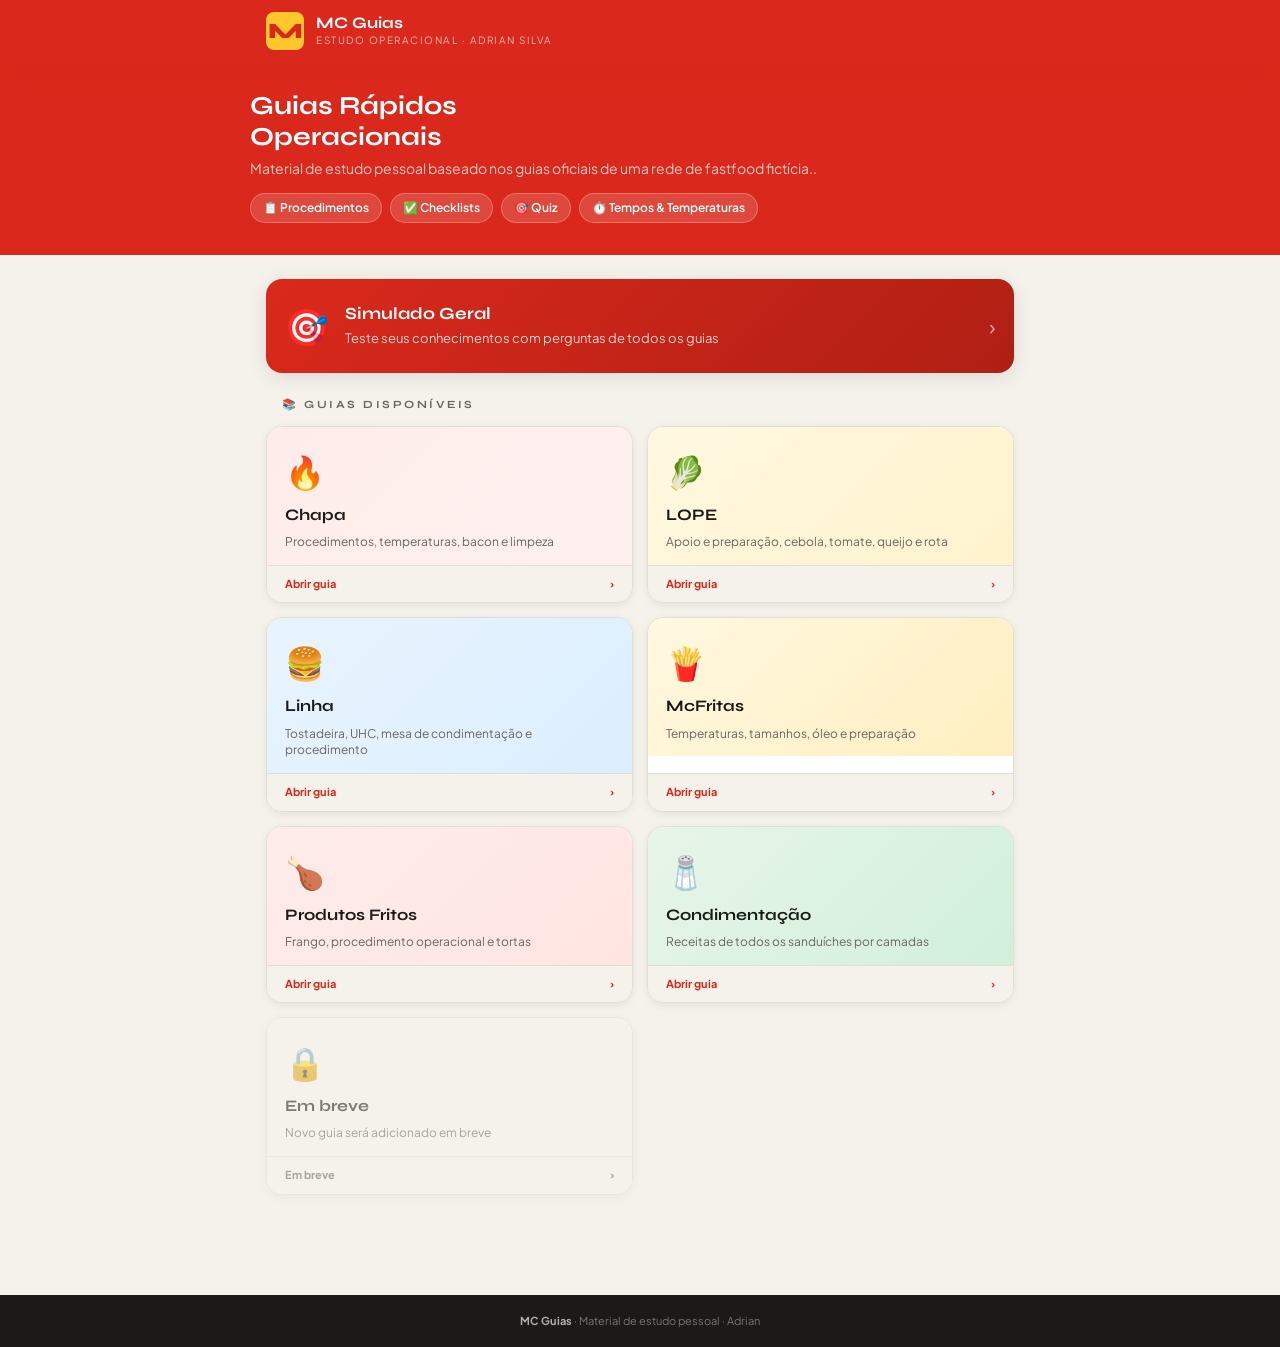
<file: index.html>
<!DOCTYPE html>
<html lang="pt-BR">
<head>
  <meta charset="UTF-8">
  <meta name="viewport" content="width=device-width, initial-scale=1.0">
  <title>MC Guias — Início</title>
  <link rel="preconnect" href="https://fonts.googleapis.com">
  <link href="https://fonts.googleapis.com/css2?family=Syne:wght@700;800&family=Plus+Jakarta+Sans:wght@400;500;600;700&display=swap" rel="stylesheet">
  <link rel="stylesheet" href="css/styles.css">
  <style>
    .hero { padding: 28px 16px 32px; }
    .section-title {
      font-family: var(--font-display);
      font-size: 11px;
      font-weight: 700;
      letter-spacing: 2.5px;
      text-transform: uppercase;
      color: var(--muted);
      margin-bottom: 12px;
      padding: 0 16px;
    }
    .home-content {
      max-width: 780px;
      margin: 0 auto;
      padding: 24px 16px 60px;
      display: flex;
      flex-direction: column;
      gap: 24px;
    }
    .quiz-cta {
      background: linear-gradient(135deg, var(--red) 0%, #b01f14 100%);
      border-radius: var(--radius-lg);
      padding: 20px 18px;
      display: flex;
      align-items: center;
      gap: 16px;
      color: white;
      text-decoration: none;
      box-shadow: var(--shadow-md);
      transition: transform 0.18s, box-shadow 0.18s;
    }
    .quiz-cta:hover { transform: translateY(-2px); box-shadow: var(--shadow-lg); }
    .quiz-cta-icon { font-size: 36px; flex-shrink: 0; }
    .quiz-cta h3 { font-size: 17px; color: white; }
    .quiz-cta p  { font-size: 13px; opacity: 0.80; margin-top: 4px; }
    .quiz-cta-arrow { margin-left: auto; font-size: 22px; opacity: 0.60; }

    .guide-card-top { background: var(--bg); }
    .guide-card-top.chapa  { background: linear-gradient(135deg,#fdecea 0%,#fff0ef 100%); }
    .guide-card-top.lope   { background: linear-gradient(135deg,#fff8e1 0%,#fff3cd 100%); }
    .guide-card-top.coming { background: var(--bg); }
  </style>
</head>
<body data-page="home">

  <!-- Navbar -->
  <nav class="navbar">
    <div class="navbar-inner">
      <a class="navbar-logo" href="index.html">M</a>
      <div class="navbar-brand">
        <h1>MC Guias</h1>
        <p>Estudo Operacional · Adrian Silva</p>
      </div>
    </div>
  </nav>

  <!-- Hero -->
  <div class="hero">
    <div class="hero-inner">
      <h2>Guias Rápidos<br>Operacionais</h2>
      <p>Material de estudo pessoal baseado nos guias oficiais de uma rede de fastfood fictícia..</p>
      <div class="hero-chips">
        <span class="hero-chip">📋 Procedimentos</span>
        <span class="hero-chip">✅ Checklists</span>
        <span class="hero-chip">🎯 Quiz</span>
        <span class="hero-chip">⏱️ Tempos & Temperaturas</span>
      </div>
    </div>
  </div>

  <div class="home-content">

    <!-- Quiz CTA -->
    <a href="pages/quiz.html" class="quiz-cta">
      <div class="quiz-cta-icon">🎯</div>
      <div>
        <h3>Simulado Geral</h3>
        <p>Teste seus conhecimentos com perguntas de todos os guias</p>
      </div>
      <div class="quiz-cta-arrow">›</div>
    </a>

    <!-- Guias disponíveis -->
    <div>
      <div class="section-title">📚 Guias Disponíveis</div>
      <div class="guide-grid">

        <a href="pages/chapa.html" class="guide-card">
          <div class="guide-card-top chapa">
            <div class="guide-card-emoji">🔥</div>
            <h3>Chapa</h3>
            <p>Procedimentos, temperaturas, bacon e limpeza</p>
          </div>
          <div class="guide-card-foot">
            Abrir guia <span>›</span>
          </div>
        </a>

        <a href="pages/lope.html" class="guide-card">
          <div class="guide-card-top lope">
            <div class="guide-card-emoji">🥬</div>
            <h3>LOPE</h3>
            <p>Apoio e preparação, cebola, tomate, queijo e rota</p>
          </div>
          <div class="guide-card-foot">
            Abrir guia <span>›</span>
          </div>
        </a>

        <a href="pages/linha.html" class="guide-card">
          <div class="guide-card-top" style="background:linear-gradient(135deg,#e8f4fd 0%,#dbeeff 100%);">
            <div class="guide-card-emoji">🍔</div>
            <h3>Linha</h3>
            <p>Tostadeira, UHC, mesa de condimentação e procedimento</p>
          </div>
          <div class="guide-card-foot">Abrir guia <span>›</span></div>
        </a>

        <a href="pages/mcfritas.html" class="guide-card">
          <div class="guide-card-top" style="background:linear-gradient(135deg,#fff8e1 0%,#ffefc0 100%);">
            <div class="guide-card-emoji">🍟</div>
            <h3>McFritas</h3>
            <p>Temperaturas, tamanhos, óleo e preparação</p>
          </div>
          <div class="guide-card-foot">Abrir guia <span>›</span></div>
        </a>

        <a href="pages/fritos.html" class="guide-card">
          <div class="guide-card-top" style="background:linear-gradient(135deg,#fdecea 0%,#ffe5e2 100%);">
            <div class="guide-card-emoji">🍗</div>
            <h3>Produtos Fritos</h3>
            <p>Frango, procedimento operacional e tortas</p>
          </div>
          <div class="guide-card-foot">Abrir guia <span>›</span></div>
        </a>

        <a href="pages/condimentacao.html" class="guide-card">
          <div class="guide-card-top" style="background:linear-gradient(135deg,#e8f5e9 0%,#d0f0da 100%);">
            <div class="guide-card-emoji">🧂</div>
            <h3>Condimentação</h3>
            <p>Receitas de todos os sanduíches por camadas</p>
          </div>
          <div class="guide-card-foot">Abrir guia <span>›</span></div>
        </a>

        <div class="guide-card locked">
          <div class="guide-card-top coming">
            <div class="guide-card-emoji">🔒</div>
            <h3>Em breve</h3>
            <p>Novo guia será adicionado em breve</p>
          </div>
          <div class="guide-card-foot">Em breve <span>›</span></div>
        </div>

      </div>
    </div>

  </div>

  <footer class="site-footer">
    <strong>MC Guias</strong> · Material de estudo pessoal · Adrian
  </footer>

  <script src="js/main.js"></script>
</body>
</html>
</file>
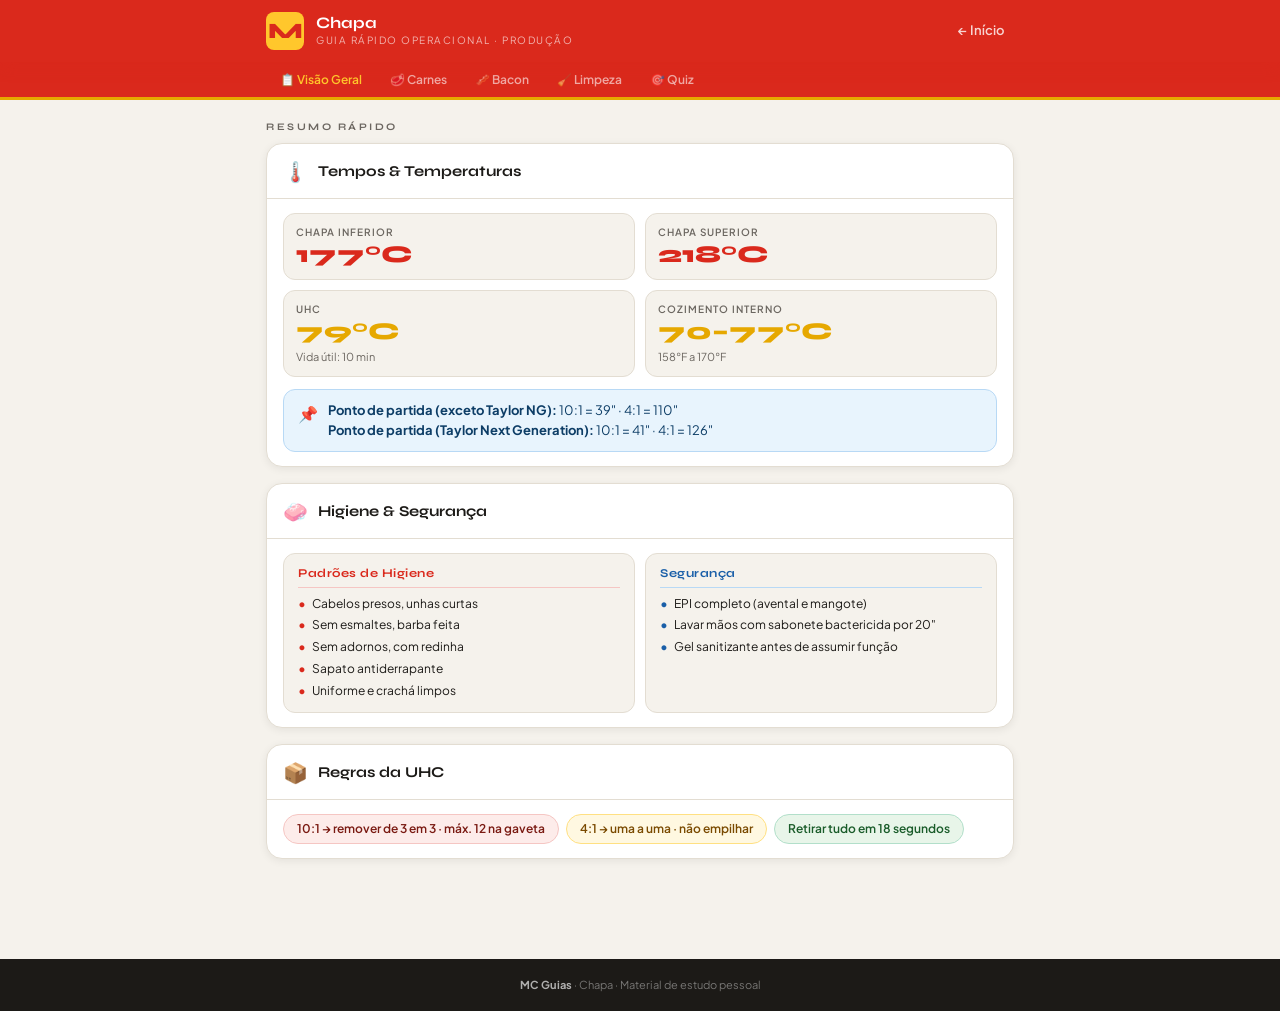
<file: pages/chapa.html>
<!DOCTYPE html>
<html lang="pt-BR">
<head>
  <meta charset="UTF-8">
  <meta name="viewport" content="width=device-width, initial-scale=1.0">
  <title>Chapa — MC Guias</title>
  <link rel="preconnect" href="https://fonts.googleapis.com">
  <link href="https://fonts.googleapis.com/css2?family=Syne:wght@700;800&family=Plus+Jakarta+Sans:wght@400;500;600;700&display=swap" rel="stylesheet">
  <link rel="stylesheet" href="../css/styles.css">
</head>
<body data-page="chapa">

  <!-- Navbar -->
  <nav class="navbar">
    <div class="navbar-inner">
      <a class="navbar-logo" href="../index.html">M</a>
      <div class="navbar-brand">
        <h1>Chapa</h1>
        <p>Guia Rápido Operacional · Produção</p>
      </div>
      <a href="../index.html" class="navbar-back">← Início</a>
    </div>
  </nav>

  <!-- Tabs -->
  <div class="page-tabs">
    <div class="page-tabs-inner">
      <button class="tab-btn active" data-tab="visao">📋 Visão Geral</button>
      <button class="tab-btn" data-tab="carnes">🥩 Carnes</button>
      <button class="tab-btn" data-tab="bacon">🥓 Bacon</button>
      <button class="tab-btn" data-tab="limpeza">🧹 Limpeza</button>
      <button class="tab-btn" data-tab="quiz">🎯 Quiz</button>
    </div>
  </div>

  <div class="page-content">

    <!-- ===== VISÃO GERAL ===== -->
    <div class="tab-panel active" id="panel-visao">

      <div class="section-label">Resumo Rápido</div>

      <!-- Temperaturas -->
      <div class="card">
        <div class="card-head">
          <div class="card-head-icon">🌡️</div>
          <h2>Tempos & Temperaturas</h2>
        </div>
        <div class="card-body">
          <div class="grid-2">
            <div class="stat-box">
              <div class="stat-label">Chapa inferior</div>
              <div class="stat-value">177°C</div>
            </div>
            <div class="stat-box">
              <div class="stat-label">Chapa superior</div>
              <div class="stat-value">218°C</div>
            </div>
            <div class="stat-box yellow">
              <div class="stat-label">UHC</div>
              <div class="stat-value">79°C</div>
              <div class="stat-sub">Vida útil: 10 min</div>
            </div>
            <div class="stat-box yellow">
              <div class="stat-label">Cozimento interno</div>
              <div class="stat-value">70–77°C</div>
              <div class="stat-sub">158°F a 170°F</div>
            </div>
          </div>
          <div class="alert info">
            <div class="alert-icon">📌</div>
            <div>
              <strong>Ponto de partida (exceto Taylor NG):</strong> 10:1 = 39" · 4:1 = 110"<br>
              <strong>Ponto de partida (Taylor Next Generation):</strong> 10:1 = 41" · 4:1 = 126"
            </div>
          </div>
        </div>
      </div>

      <!-- Higiene e Segurança -->
      <div class="card">
        <div class="card-head">
          <div class="card-head-icon">🧼</div>
          <h2>Higiene & Segurança</h2>
        </div>
        <div class="card-body">
          <div class="two-col">
            <div class="info-block">
              <h3 class="red">Padrões de Higiene</h3>
              <ul>
                <li>Cabelos presos, unhas curtas</li>
                <li>Sem esmaltes, barba feita</li>
                <li>Sem adornos, com redinha</li>
                <li>Sapato antiderrapante</li>
                <li>Uniforme e crachá limpos</li>
              </ul>
            </div>
            <div class="info-block">
              <h3 class="blue">Segurança</h3>
              <ul>
                <li class="blue">EPI completo (avental e mangote)</li>
                <li class="blue">Lavar mãos com sabonete bactericida por 20"</li>
                <li class="blue">Gel sanitizante antes de assumir função</li>
              </ul>
            </div>
          </div>
        </div>
      </div>

      <!-- UHC -->
      <div class="card">
        <div class="card-head">
          <div class="card-head-icon">📦</div>
          <h2>Regras da UHC</h2>
        </div>
        <div class="card-body">
          <div class="pill-row">
            <div class="pill red">10:1 → remover de 3 em 3 · máx. 12 na gaveta</div>
            <div class="pill yellow">4:1 → uma a uma · não empilhar</div>
            <div class="pill green">Retirar tudo em 18 segundos</div>
          </div>
        </div>
      </div>

    </div>

    <!-- ===== CARNES ===== -->
    <div class="tab-panel" id="panel-carnes">

      <div class="section-label">Procedimento Operacional</div>

      <div class="card">
        <div class="card-head">
          <div class="card-head-icon">🥩</div>
          <h2>Passo a Passo — Carnes</h2>
          <div class="badge badge-red">10:1 / 4:1</div>
        </div>
        <div class="card-body">
          <div class="steps">
            <div class="step">
              <div class="step-num">1</div>
              <div class="step-text">Observar o monitor <strong>PLS</strong>. Preparar a quantidade corretamente: <strong>10:1 ou 4:1</strong>. Limite máximo: 6 carnes para 10:1 e 4 carnes para 4:1</div>
            </div>
            <div class="step">
              <div class="step-num">2</div>
              <div class="step-text">Usar <strong>luvas azuis</strong> (verifique se exigidas na sua região). Pegar carnes no <strong>congelador lateral</strong>. Higienizar mãos a cada rodada se não usar luvas</div>
            </div>
            <div class="step">
              <div class="step-num">3</div>
              <div class="step-text">Colocar carnes utilizando o <strong>guia de colocação</strong></div>
            </div>
            <div class="step">
              <div class="step-num">4</div>
              <div class="step-text"><strong>Descartar as luvas</strong> após a colocação</div>
            </div>
            <div class="step">
              <div class="step-num">5</div>
              <div class="step-text">Iniciar o cozimento na chapa. <strong>Servir o pedido do monitor</strong> se necessário</div>
            </div>
            <div class="step">
              <div class="step-num">6</div>
              <div class="step-text">Preparar a gaveta UHC com a lâmina. Ao soar o timer de <strong>5"</strong>: espátulas, dispensador de sal e pimenta na mão</div>
            </div>
            <div class="step">
              <div class="step-num">7</div>
              <div class="step-text">Subindo o platen: <strong>salgar as carnes uma a uma, da direita para esquerda, da frente para o fundo</strong></div>
            </div>
            <div class="step">
              <div class="step-num y">8</div>
              <div class="step-text">Remover carnes da <strong>direita para esquerda</strong>, colocar na gaveta UHC seguindo o procedimento:
                <br>• 10:1 → remover de 3 em 3 · máx. 12 na gaveta
                <br>• 4:1 → uma a uma, sem empilhar
              </div>
            </div>
            <div class="step">
              <div class="step-num y">9</div>
              <div class="step-text">Adicionar <strong>cebola em cada carne</strong> usando o dispensador em movimento de martelo, segurando pelas laterais para evitar queimaduras</div>
            </div>
            <div class="step">
              <div class="step-num y">10</div>
              <div class="step-text">Remover todas as carnes em <strong>18 segundos</strong></div>
            </div>
          </div>
          <div class="alert warn">
            <div class="alert-icon">⚠️</div>
            <div>Segure o dispensador de cebola pelas <strong>laterais</strong> para evitar queimar a mão no platen superior.</div>
          </div>
        </div>
      </div>

      <!-- Guia de colocação -->
      <div class="card">
        <div class="card-head">
          <div class="card-head-icon">🗺️</div>
          <h2>Guia de Colocação das Carnes</h2>
        </div>
        <div class="card-body">
          <div class="grid-2">
            <div class="stat-box">
              <div class="stat-label">Carnes 10:1</div>
              <div class="stat-value">6 unid.</div>
              <div class="stat-sub">máximo por lote</div>
            </div>
            <div class="stat-box yellow">
              <div class="stat-label">Carnes 4:1</div>
              <div class="stat-value">4 unid.</div>
              <div class="stat-sub">máximo por lote</div>
            </div>
          </div>
          <div class="alert info">
            <div class="alert-icon">💡</div>
            <div>Iniciar a salga sempre pela <strong>1ª carne da direita</strong> em forma de <strong>"S"</strong>. Aplicar cebola em cada carne na mesma sequência da salga, em movimento de martelo lateral.</div>
          </div>
        </div>
      </div>

    </div>

    <!-- ===== BACON ===== -->
    <div class="tab-panel" id="panel-bacon">

      <div class="section-label">Preparação Bacon</div>

      <!-- Equipamento -->
      <div class="card">
        <div class="card-head">
          <div class="card-head-icon">⚙️</div>
          <h2>Equipamento & Produto</h2>
        </div>
        <div class="card-body">
          <div class="grid-2">
            <div class="stat-box">
              <div class="stat-label">Temp. inferior</div>
              <div class="stat-value">177°C</div>
            </div>
            <div class="stat-box">
              <div class="stat-label">Temp. superior</div>
              <div class="stat-value">218°C</div>
            </div>
            <div class="stat-box yellow">
              <div class="stat-label">Cocção</div>
              <div class="stat-value">40s</div>
              <div class="stat-sub">GAP: 90</div>
            </div>
            <div class="stat-box green">
              <div class="stat-label">Validade pronto</div>
              <div class="stat-value">6h</div>
              <div class="stat-sub">Sec.: 5 dias refrig.</div>
            </div>
          </div>
          <div class="pill-row">
            <div class="pill blue">Armazenamento: Congelado</div>
            <div class="pill yellow">Validade primária: 180 dias</div>
            <div class="pill green">Ambientação: 12h em refrigeração</div>
            <div class="pill red">2 platens → 8 fatias/lâmina</div>
            <div class="pill red">3 platens → 6 fatias/lâmina</div>
          </div>
        </div>
      </div>

      <!-- Procedimento -->
      <div class="card">
        <div class="card-head">
          <div class="card-head-icon">🥓</div>
          <h2>Procedimento de Preparo</h2>
        </div>
        <div class="card-body">
          <div class="steps">
            <div class="step">
              <div class="step-num">1</div>
              <div class="step-text">Separar a quantidade de bacon para <strong>6 horas</strong> de acordo com a tabela de chart. Abrir o pacote com <strong>tesoura sem ponta</strong>. Separar as fatias (chapa 2 platens: <strong>8 fatias</strong>; chapa 3 platens: <strong>6 fatias</strong>). Colocar em lâmina de produção sobre a bandeja de inox</div>
            </div>
            <div class="step">
              <div class="step-num">2</div>
              <div class="step-text">Certificar que a chapa está com cocção de <strong>40 segundos e GAP 90</strong>. Posicionar a bandeja na borda da chapa. Reservar outra bandeja para remoção dos bacons prontos</div>
            </div>
            <div class="step">
              <div class="step-num">3</div>
              <div class="step-text">Ativar as fatias <strong>de uma única vez</strong> na chapa com a espátula e o apoiador para soltar os bacons crus. Abaixar o platen acionando o timer. <strong>Sanitizar as mãos imediatamente</strong></div>
            </div>
            <div class="step">
              <div class="step-num y">4</div>
              <div class="step-text">Ao finalizar todas as rodadas, colocar o <strong>tempo de vencimento de 6h</strong> na placa de validade secundária. Posicionar os bacons no rack <strong>partindo ao meio</strong>, facilitando a estocagem na mesa de condimentação</div>
            </div>
            <div class="step">
              <div class="step-num y">5</div>
              <div class="step-text">Ao final, <strong>lavar os utensílios</strong>: espátulas, raspadores, rodinho e platen. Só utilizar o platen novamente para carne bovina após concluir tudo</div>
            </div>
          </div>
        </div>
      </div>

    </div>

    <!-- ===== LIMPEZA ===== -->
    <div class="tab-panel" id="panel-limpeza">

      <div class="section-label">Limpeza da Chapa</div>

      <div class="card">
        <div class="card-head">
          <div class="card-head-icon">🧹</div>
          <h2>Procedimento de Limpeza</h2>
          <div class="badge badge-yellow">A cada 15 min</div>
        </div>
        <div class="card-body">
          <div class="steps">
            <div class="step">
              <div class="step-num">11</div>
              <div class="step-text">Raspar a superfície inferior com o <strong>raspador da chapa</strong> segurando com as duas mãos, lâmina a <strong>15° em relação à superfície</strong>. Raspar sempre da frente para trás, de <strong>3 a 4 raspagens</strong> cobrindo toda a superfície</div>
            </div>
            <div class="step">
              <div class="step-num">12</div>
              <div class="step-text">Pegar o <strong>rodinho de borracha pela alça</strong> e apoiar a borracha na placa superior da chapa</div>
            </div>
            <div class="step">
              <div class="step-num">13</div>
              <div class="step-text">Arrastar a borracha <strong>de cima para baixo</strong>, empurrando possíveis resíduos. Empurrar os resíduos da parte de trás para a <strong>calha de gordura</strong></div>
            </div>
            <div class="step">
              <div class="step-num y">14</div>
              <div class="step-text">A cada <strong>15 minutos</strong>, reforçar a limpeza passando de 2 a 3 vezes com um pano limpo e sanitizado e o rodinho sobre toda a superfície do <strong>Teflon</strong> para garantir a retirada total dos resíduos</div>
            </div>
            <div class="step">
              <div class="step-num y">15</div>
              <div class="step-text"><strong>Descartar o pano</strong></div>
            </div>
          </div>
          <div class="alert warn">
            <div class="alert-icon">⚠️</div>
            <div>Mantenha <strong>4 panos limpos</strong> disponíveis para a chapa: 2 para utensílios, 1 para áreas gordurosas e 1 para áreas não gordurosas.</div>
          </div>
        </div>
      </div>

    </div>

    <!-- ===== QUIZ ===== -->
    <div class="tab-panel" id="panel-quiz">
      <div class="section-label">Simulado</div>
      <div class="card">
        <div class="card-head">
          <div class="card-head-icon">🎯</div>
          <h2>Quiz — Chapa</h2>
          <div class="badge badge-red">10 perguntas</div>
        </div>
        <div class="card-body">
          <div id="quiz-app"></div>
        </div>
      </div>
    </div>

  </div><!-- /page-content -->

  <footer class="site-footer">
    <strong>MC Guias</strong> · Chapa · Material de estudo pessoal
  </footer>

  <script src="../js/main.js"></script>
  <script>
    const QUIZ_CHAPA = [
      {
        category: "🌡️ Temperaturas",
        question: "Qual é a temperatura da chapa inferior?",
        options: ["150°C", "177°C", "200°C", "218°C"],
        answer: "177°C",
        explanation: "A chapa inferior opera a 177°C."
      },
      {
        category: "🌡️ Temperaturas",
        question: "Qual é a temperatura da chapa superior?",
        options: ["177°C", "200°C", "218°C", "240°C"],
        answer: "218°C",
        explanation: "A chapa superior opera a 218°C."
      },
      {
        category: "🌡️ Temperaturas",
        question: "Qual a temperatura da UHC?",
        options: ["65°C", "72°C", "79°C", "85°C"],
        answer: "79°C",
        explanation: "A UHC opera a 79°C com vida útil de 10 minutos."
      },
      {
        category: "📦 UHC",
        question: "Qual é o tempo de vida útil dos produtos na UHC?",
        options: ["5 minutos", "10 minutos", "15 minutos", "20 minutos"],
        answer: "10 minutos",
        explanation: "Os produtos têm vida útil de 10 minutos na UHC."
      },
      {
        category: "📦 UHC",
        question: "Como devem ser removidas as carnes 4:1 para a UHC?",
        options: ["De 3 em 3", "De 2 em 2", "Uma a uma, sem empilhar", "Todas ao mesmo tempo"],
        answer: "Uma a uma, sem empilhar",
        explanation: "Carnes 4:1 são removidas uma a uma e não devem ser empilhadas na gaveta."
      },
      {
        category: "🥩 Carnes",
        question: "Qual é o limite máximo de carnes 10:1 por lote?",
        options: ["4 carnes", "6 carnes", "8 carnes", "10 carnes"],
        answer: "6 carnes",
        explanation: "O limite é de 6 carnes para o 10:1 por rodada."
      },
      {
        category: "🥩 Carnes",
        question: "Em quanto tempo devem ser removidas todas as carnes?",
        options: ["10 segundos", "15 segundos", "18 segundos", "25 segundos"],
        answer: "18 segundos",
        explanation: "Todas as carnes devem ser removidas em 18 segundos."
      },
      {
        category: "🥓 Bacon",
        question: "Qual é o tempo de cocção do bacon na chapa?",
        options: ["20 segundos", "30 segundos", "40 segundos", "60 segundos"],
        answer: "40 segundos",
        explanation: "O bacon é cozinhado por 40 segundos com GAP de 90."
      },
      {
        category: "🥓 Bacon",
        question: "Qual é a validade do produto de bacon pronto?",
        options: ["2 horas", "4 horas", "6 horas", "8 horas"],
        answer: "6 horas",
        explanation: "O bacon pronto tem validade de 6 horas."
      },
      {
        category: "🧹 Limpeza",
        question: "Com que frequência deve ser reforçada a limpeza do Teflon da chapa?",
        options: ["A cada 5 minutos", "A cada 10 minutos", "A cada 15 minutos", "A cada 30 minutos"],
        answer: "A cada 15 minutos",
        explanation: "A cada 15 minutos, reforçar a limpeza passando 2 a 3 vezes com pano e rodinho sobre toda a superfície do Teflon."
      }
    ];

    document.addEventListener("DOMContentLoaded", () => {
      const quizPanel = document.getElementById("panel-quiz");
      const observer = new MutationObserver(() => {
        if (quizPanel.classList.contains("active")) {
          initQuiz(QUIZ_CHAPA);
          observer.disconnect();
        }
      });
      observer.observe(quizPanel, { attributes: true, attributeFilter: ["class"] });

      // Se já estiver ativo no carregamento
      if (quizPanel.classList.contains("active")) initQuiz(QUIZ_CHAPA);
    });
  </script>
</body>
</html>
</file>
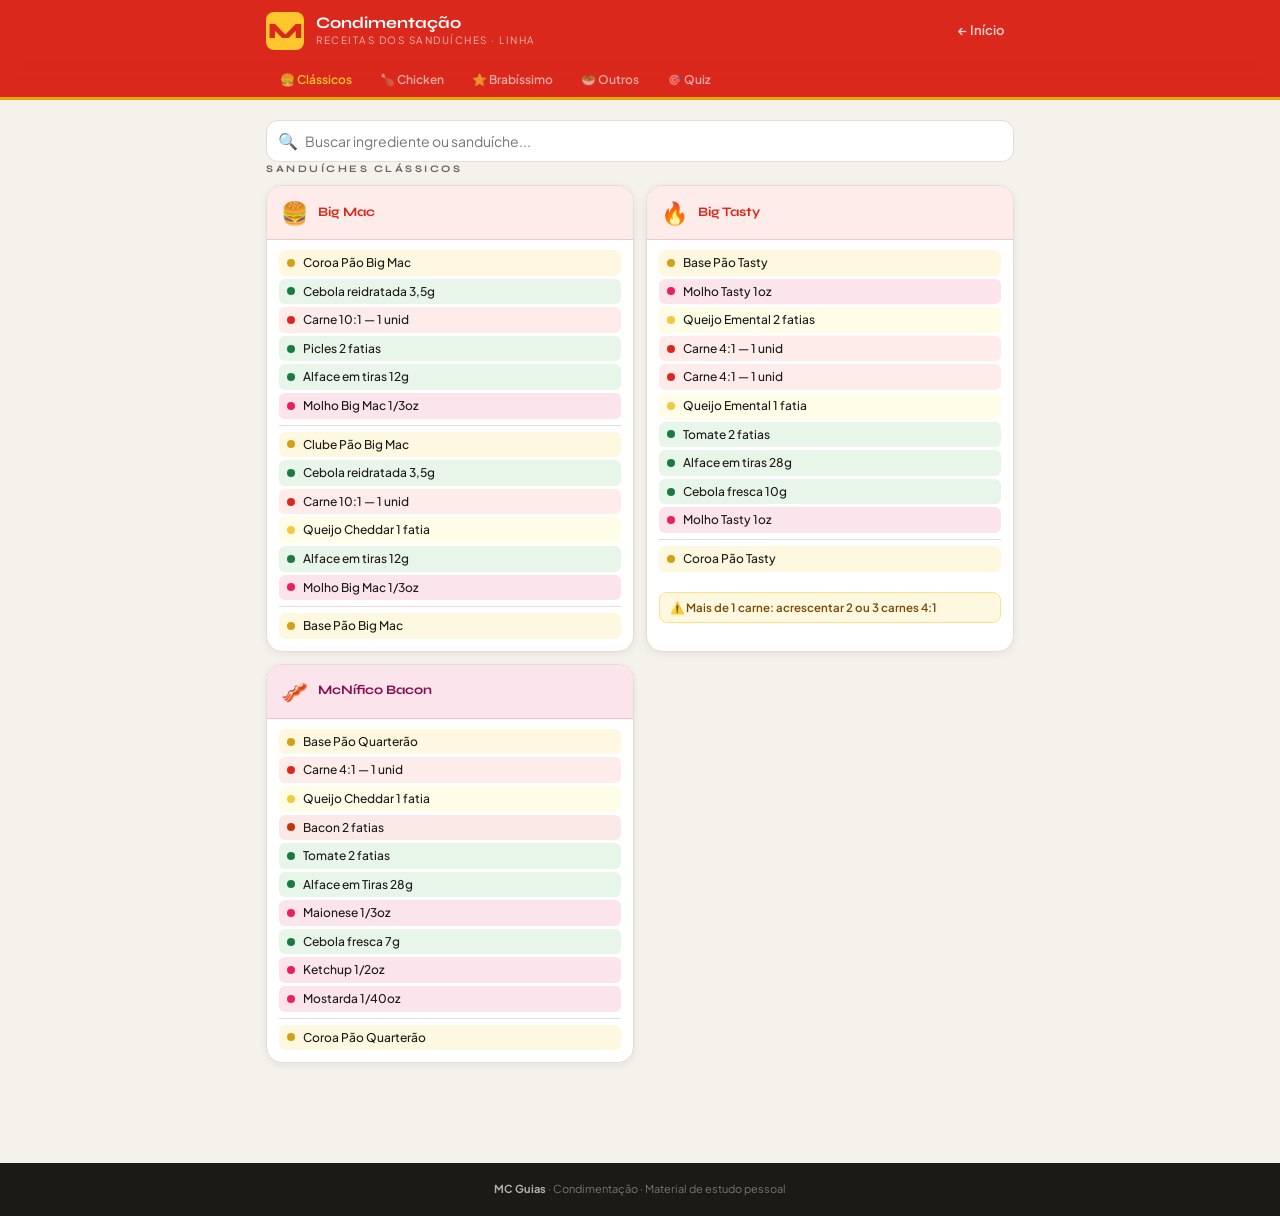
<file: pages/condimentacao.html>
<!DOCTYPE html>
<html lang="pt-BR">
<head>
  <meta charset="UTF-8">
  <meta name="viewport" content="width=device-width, initial-scale=1.0">
  <title>Condimentação — MC Guias</title>
  <link rel="preconnect" href="https://fonts.googleapis.com">
  <link href="https://fonts.googleapis.com/css2?family=Syne:wght@700;800&family=Plus+Jakarta+Sans:wght@400;500;600;700&display=swap" rel="stylesheet">
  <link rel="stylesheet" href="../css/styles.css">
  <style>
    /* ---- Sandwich Card ----------------------------------- */
    .sandwich-grid {
      display: grid;
      grid-template-columns: 1fr 1fr;
      gap: 12px;
    }
    @media (max-width: 480px) {
      .sandwich-grid { grid-template-columns: 1fr; }
    }

    .sandwich-card {
      background: var(--card);
      border-radius: var(--radius-lg);
      border: 1.5px solid var(--border);
      overflow: hidden;
      box-shadow: var(--shadow-sm);
      cursor: pointer;
      transition: transform 0.18s, box-shadow 0.18s;
    }
    .sandwich-card:hover { transform: translateY(-2px); box-shadow: var(--shadow-md); }

    .sandwich-card-head {
      padding: 10px 14px;
      display: flex;
      align-items: center;
      gap: 10px;
    }
    .sandwich-card-head h3 {
      font-size: 13px;
      line-height: 1.2;
      flex: 1;
    }
    .sandwich-card-head .s-emoji { font-size: 22px; }

    .sandwich-layers {
      padding: 10px 12px 12px;
      display: flex;
      flex-direction: column;
      gap: 3px;
    }

    .layer {
      display: flex;
      align-items: center;
      gap: 8px;
      padding: 5px 8px;
      border-radius: 6px;
      font-size: 12px;
      line-height: 1.3;
      font-weight: 500;
    }
    .layer-dot {
      width: 8px; height: 8px;
      border-radius: 50%;
      flex-shrink: 0;
    }

    /* Layer type colors */
    .layer.pao       { background: #fff8e1; }
    .layer.pao .layer-dot { background: #d4a017; }

    .layer.carne     { background: #fdecea; }
    .layer.carne .layer-dot { background: var(--red); }

    .layer.queijo    { background: #fffde7; }
    .layer.queijo .layer-dot { background: #f5c842; }

    .layer.molho     { background: #fce4ec; }
    .layer.molho .layer-dot { background: #e91e63; }

    .layer.vegetal   { background: #e8f5e9; }
    .layer.vegetal .layer-dot { background: var(--green); }

    .layer.bacon     { background: #fbe9e7; }
    .layer.bacon .layer-dot { background: #bf360c; }

    .layer.outros    { background: #f3e5f5; }
    .layer.outros .layer-dot { background: #7b1fa2; }

    .layer-divider {
      height: 1px;
      background: var(--border);
      margin: 3px 0;
    }

    /* category headers */
    .cat-head {
      padding: 8px 14px;
      font-family: var(--font-display);
      font-size: 11px;
      font-weight: 700;
      letter-spacing: 2px;
      text-transform: uppercase;
    }
    .cat-red    { background: #fdecea; color: var(--red); border-bottom: 1.5px solid #f5c6c3; }
    .cat-orange { background: #fff3e0; color: #e65100; border-bottom: 1.5px solid #ffcc80; }
    .cat-dark   { background: #263238; color: white;   border-bottom: 1.5px solid #37474f; }
    .cat-green  { background: #e8f5e9; color: #1b5e20; border-bottom: 1.5px solid #b2dfca; }

    /* note box */
    .sandwich-note {
      margin: 8px 12px 12px;
      background: #fff8e1;
      border: 1.5px solid #ffe082;
      border-radius: var(--radius-sm);
      padding: 6px 10px;
      font-size: 11.5px;
      color: #7a4a00;
      font-weight: 600;
    }

    /* full-width single sandwich */
    .sandwich-card.full { grid-column: 1 / -1; }

    /* search */
    .search-wrap {
      position: relative;
    }
    .search-wrap input {
      width: 100%;
      padding: 11px 14px 11px 38px;
      border-radius: var(--radius-md);
      border: 1.5px solid var(--border);
      font-family: var(--font-body);
      font-size: 14px;
      background: var(--card);
      color: var(--text);
      outline: none;
      transition: border-color 0.15s;
    }
    .search-wrap input:focus { border-color: var(--red); }
    .search-icon {
      position: absolute;
      left: 12px; top: 50%;
      transform: translateY(-50%);
      font-size: 16px;
      pointer-events: none;
    }
  </style>
</head>
<body data-page="condimentacao">

  <nav class="navbar">
    <div class="navbar-inner">
      <a class="navbar-logo" href="../index.html">M</a>
      <div class="navbar-brand">
        <h1>Condimentação</h1>
        <p>Receitas dos Sanduíches · Linha</p>
      </div>
      <a href="../index.html" class="navbar-back">← Início</a>
    </div>
  </nav>

  <div class="page-tabs">
    <div class="page-tabs-inner">
      <button class="tab-btn active" data-tab="classicos">🍔 Clássicos</button>
      <button class="tab-btn" data-tab="chicken">🍗 Chicken</button>
      <button class="tab-btn" data-tab="brabissimo">⭐ Brabíssimo</button>
      <button class="tab-btn" data-tab="outros">🥗 Outros</button>
      <button class="tab-btn" data-tab="quiz">🎯 Quiz</button>
    </div>
  </div>

  <div class="page-content">

    <!-- ===== BUSCA RÁPIDA ===== -->
    <div class="search-wrap">
      <span class="search-icon">🔍</span>
      <input type="text" id="search-input" placeholder="Buscar ingrediente ou sanduíche..." oninput="filterCards(this.value)">
    </div>

    <!-- ===== CLÁSSICOS ===== -->
    <div class="tab-panel active" id="panel-classicos">
      <div class="section-label">Sanduíches Clássicos</div>
      <div class="sandwich-grid">

        <!-- BIG MAC -->
        <div class="sandwich-card" data-name="big mac">
          <div class="sandwich-card-head cat-red">
            <span class="s-emoji">🍔</span>
            <h3>Big Mac</h3>
          </div>
          <div class="sandwich-layers">
            <div class="layer pao"><div class="layer-dot"></div>Coroa Pão Big Mac</div>
            <div class="layer vegetal"><div class="layer-dot"></div>Cebola reidratada 3,5g</div>
            <div class="layer carne"><div class="layer-dot"></div>Carne 10:1 — 1 unid</div>
            <div class="layer vegetal"><div class="layer-dot"></div>Picles 2 fatias</div>
            <div class="layer vegetal"><div class="layer-dot"></div>Alface em tiras 12g</div>
            <div class="layer molho"><div class="layer-dot"></div>Molho Big Mac 1/3oz</div>
            <div class="layer-divider"></div>
            <div class="layer pao"><div class="layer-dot"></div>Clube Pão Big Mac</div>
            <div class="layer vegetal"><div class="layer-dot"></div>Cebola reidratada 3,5g</div>
            <div class="layer carne"><div class="layer-dot"></div>Carne 10:1 — 1 unid</div>
            <div class="layer queijo"><div class="layer-dot"></div>Queijo Cheddar 1 fatia</div>
            <div class="layer vegetal"><div class="layer-dot"></div>Alface em tiras 12g</div>
            <div class="layer molho"><div class="layer-dot"></div>Molho Big Mac 1/3oz</div>
            <div class="layer-divider"></div>
            <div class="layer pao"><div class="layer-dot"></div>Base Pão Big Mac</div>
          </div>
        </div>

        <!-- BIG TASTY -->
        <div class="sandwich-card" data-name="big tasty">
          <div class="sandwich-card-head cat-red">
            <span class="s-emoji">🔥</span>
            <h3>Big Tasty</h3>
          </div>
          <div class="sandwich-layers">
            <div class="layer pao"><div class="layer-dot"></div>Base Pão Tasty</div>
            <div class="layer molho"><div class="layer-dot"></div>Molho Tasty 1oz</div>
            <div class="layer queijo"><div class="layer-dot"></div>Queijo Emental 2 fatias</div>
            <div class="layer carne"><div class="layer-dot"></div>Carne 4:1 — 1 unid</div>
            <div class="layer carne"><div class="layer-dot"></div>Carne 4:1 — 1 unid</div>
            <div class="layer queijo"><div class="layer-dot"></div>Queijo Emental 1 fatia</div>
            <div class="layer vegetal"><div class="layer-dot"></div>Tomate 2 fatias</div>
            <div class="layer vegetal"><div class="layer-dot"></div>Alface em tiras 28g</div>
            <div class="layer vegetal"><div class="layer-dot"></div>Cebola fresca 10g</div>
            <div class="layer molho"><div class="layer-dot"></div>Molho Tasty 1oz</div>
            <div class="layer-divider"></div>
            <div class="layer pao"><div class="layer-dot"></div>Coroa Pão Tasty</div>
          </div>
          <div class="sandwich-note">⚠️ Mais de 1 carne: acrescentar 2 ou 3 carnes 4:1</div>
        </div>

        <!-- MC NÍFICO BACON -->
        <div class="sandwich-card" data-name="mcnifico bacon">
          <div class="sandwich-card-head cat-red" style="background:#fce4ec; color:#880e4f; border-bottom-color:#f8bbd0;">
            <span class="s-emoji">🥓</span>
            <h3>McNífico Bacon</h3>
          </div>
          <div class="sandwich-layers">
            <div class="layer pao"><div class="layer-dot"></div>Base Pão Quarterão</div>
            <div class="layer carne"><div class="layer-dot"></div>Carne 4:1 — 1 unid</div>
            <div class="layer queijo"><div class="layer-dot"></div>Queijo Cheddar 1 fatia</div>
            <div class="layer bacon"><div class="layer-dot"></div>Bacon 2 fatias</div>
            <div class="layer vegetal"><div class="layer-dot"></div>Tomate 2 fatias</div>
            <div class="layer vegetal"><div class="layer-dot"></div>Alface em Tiras 28g</div>
            <div class="layer molho"><div class="layer-dot"></div>Maionese 1/3oz</div>
            <div class="layer vegetal"><div class="layer-dot"></div>Cebola fresca 7g</div>
            <div class="layer molho"><div class="layer-dot"></div>Ketchup 1/2oz</div>
            <div class="layer molho"><div class="layer-dot"></div>Mostarda 1/40oz</div>
            <div class="layer-divider"></div>
            <div class="layer pao"><div class="layer-dot"></div>Coroa Pão Quarterão</div>
          </div>
        </div>

      </div>
    </div>

    <!-- ===== CHICKEN ===== -->
    <div class="tab-panel" id="panel-chicken">
      <div class="section-label">Sanduíches Chicken</div>
      <div class="sandwich-grid">

        <!-- CHICKEN DELUXE 1 -->
        <div class="sandwich-card" data-name="chicken deluxe">
          <div class="sandwich-card-head cat-orange">
            <span class="s-emoji">🐔</span>
            <h3>Chicken Deluxe 1</h3>
          </div>
          <div class="sandwich-layers">
            <div class="layer pao"><div class="layer-dot"></div>Base Pão Crispy</div>
            <div class="layer carne"><div class="layer-dot"></div>Carne Crispy — 1 unid</div>
            <div class="layer vegetal"><div class="layer-dot"></div>Tomate 2 fatias</div>
            <div class="layer vegetal"><div class="layer-dot"></div>Alface em tiras 28g</div>
            <div class="layer molho"><div class="layer-dot"></div>Maionese 2/3oz</div>
            <div class="layer-divider"></div>
            <div class="layer pao"><div class="layer-dot"></div>Coroa Pão Crispy</div>
          </div>
        </div>

        <!-- CHICKEN LEGEND 2 -->
        <div class="sandwich-card" data-name="chicken legend">
          <div class="sandwich-card-head cat-orange">
            <span class="s-emoji">⭐</span>
            <h3>Chicken Legend 2</h3>
          </div>
          <div class="sandwich-layers">
            <div class="layer pao"><div class="layer-dot"></div>Base Pão Crispy</div>
            <div class="layer molho"><div class="layer-dot"></div>Molho CBO 1oz</div>
            <div class="layer carne"><div class="layer-dot"></div>Carne Crispy — 1 unid</div>
            <div class="layer queijo"><div class="layer-dot"></div>Queijo Cheddar 1 fatia</div>
            <div class="layer bacon"><div class="layer-dot"></div>Bacon 2 fatias</div>
            <div class="layer vegetal"><div class="layer-dot"></div>Alface em tiras 28g</div>
            <div class="layer outros"><div class="layer-dot"></div>Cebola Crispy 10g</div>
            <div class="layer molho"><div class="layer-dot"></div>Molho CBO 1oz</div>
            <div class="layer-divider"></div>
            <div class="layer pao"><div class="layer-dot"></div>Coroa Pão Crispy</div>
          </div>
        </div>

        <!-- CHICKEN BACON RANCH 3 -->
        <div class="sandwich-card" data-name="chicken bacon ranch">
          <div class="sandwich-card-head cat-orange">
            <span class="s-emoji">🥓</span>
            <h3>Chicken Bacon Ranch 3</h3>
          </div>
          <div class="sandwich-layers">
            <div class="layer pao"><div class="layer-dot"></div>Base Pão de Batata</div>
            <div class="layer molho"><div class="layer-dot"></div>Molho Ranch 2/3oz</div>
            <div class="layer carne"><div class="layer-dot"></div>Filé de McCrispy</div>
            <div class="layer bacon"><div class="layer-dot"></div>Bacon 3 fatias</div>
            <div class="layer vegetal"><div class="layer-dot"></div>Tomate 2 fatias</div>
            <div class="layer vegetal"><div class="layer-dot"></div>Alface em tiras 28g</div>
            <div class="layer molho"><div class="layer-dot"></div>Molho Ranch 2/3oz</div>
            <div class="layer-divider"></div>
            <div class="layer pao"><div class="layer-dot"></div>Coroa Pão de Batata</div>
          </div>
        </div>

      </div>
    </div>

    <!-- ===== BRABÍSSIMO ===== -->
    <div class="tab-panel" id="panel-brabissimo">
      <div class="section-label">Brabíssimo</div>
      <div class="sandwich-grid">

        <!-- BRABÍSSIMO BEEF 1 -->
        <div class="sandwich-card" data-name="brabissimo beef">
          <div class="sandwich-card-head cat-dark">
            <span class="s-emoji">🥩</span>
            <h3>Brabíssimo Beef 1</h3>
          </div>
          <div class="sandwich-layers">
            <div class="layer pao"><div class="layer-dot"></div>Base Pão tipo Brioche</div>
            <div class="layer molho"><div class="layer-dot"></div>Molho CBO 1oz</div>
            <div class="layer outros"><div class="layer-dot"></div>Cebola Crispy 10g</div>
            <div class="layer queijo"><div class="layer-dot"></div>Queijo Cheddar 1 fatia</div>
            <div class="layer carne"><div class="layer-dot"></div>Carne 4:1</div>
            <div class="layer carne"><div class="layer-dot"></div>Carne 4:1</div>
            <div class="layer queijo"><div class="layer-dot"></div>Queijo Cheddar 1 fatia</div>
            <div class="layer bacon"><div class="layer-dot"></div>Bacon 3 fatias</div>
            <div class="layer vegetal"><div class="layer-dot"></div>Alface 28g</div>
            <div class="layer molho"><div class="layer-dot"></div>Molho CBO 1oz</div>
            <div class="layer-divider"></div>
            <div class="layer pao"><div class="layer-dot"></div>Coroa Pão tipo Brioche</div>
          </div>
        </div>

        <!-- BRABÍSSIMO FRANGO 3 -->
        <div class="sandwich-card" data-name="brabissimo frango">
          <div class="sandwich-card-head cat-dark">
            <span class="s-emoji">🍗</span>
            <h3>Brabíssimo Frango 3</h3>
          </div>
          <div class="sandwich-layers">
            <div class="layer pao"><div class="layer-dot"></div>Base Pão tipo Brioche</div>
            <div class="layer molho"><div class="layer-dot"></div>Molho CBO 1oz</div>
            <div class="layer outros"><div class="layer-dot"></div>Cebola Crispy 10g</div>
            <div class="layer queijo"><div class="layer-dot"></div>Queijo Cheddar 1 fatia</div>
            <div class="layer carne"><div class="layer-dot"></div>Carne chicken</div>
            <div class="layer carne"><div class="layer-dot"></div>Carne chicken</div>
            <div class="layer queijo"><div class="layer-dot"></div>Queijo Cheddar 1 fatia</div>
            <div class="layer bacon"><div class="layer-dot"></div>Bacon 3 fatias</div>
            <div class="layer vegetal"><div class="layer-dot"></div>Alface 28g</div>
            <div class="layer molho"><div class="layer-dot"></div>Molho CBO 1oz</div>
            <div class="layer-divider"></div>
            <div class="layer pao"><div class="layer-dot"></div>Coroa Pão tipo Brioche</div>
          </div>
        </div>

        <!-- BRABÍSSIMO CLUBHOUSE -->
        <div class="sandwich-card" data-name="brabissimo clubhouse">
          <div class="sandwich-card-head cat-dark">
            <span class="s-emoji">🏆</span>
            <h3>Brabíssimo Clubhouse</h3>
          </div>
          <div class="sandwich-layers">
            <div class="layer pao"><div class="layer-dot"></div>Base Pão tipo Brioche</div>
            <div class="layer molho"><div class="layer-dot"></div>Molho Méquinese</div>
            <div class="layer outros"><div class="layer-dot"></div>Cebola shoyu 15g</div>
            <div class="layer queijo"><div class="layer-dot"></div>Queijo Emmental 1 fatia</div>
            <div class="layer carne"><div class="layer-dot"></div>Carne 4:1 — 2 unid</div>
            <div class="layer queijo"><div class="layer-dot"></div>Queijo Emmental 1 fatia</div>
            <div class="layer bacon"><div class="layer-dot"></div>Bacon 3 fatias</div>
            <div class="layer vegetal"><div class="layer-dot"></div>Tomate 1 fatia</div>
            <div class="layer vegetal"><div class="layer-dot"></div>Alface em tiras 28g</div>
            <div class="layer molho"><div class="layer-dot"></div>Molho BigMac 2/3oz</div>
            <div class="layer-divider"></div>
            <div class="layer pao"><div class="layer-dot"></div>Coroa Pão tipo Brioche</div>
          </div>
        </div>

      </div>
    </div>

    <!-- ===== OUTROS ===== -->
    <div class="tab-panel" id="panel-outros">
      <div class="section-label">Outros Produtos</div>
      <div class="sandwich-grid">

        <!-- SIDE SALAD -->
        <div class="sandwich-card" data-name="side salad">
          <div class="sandwich-card-head cat-green">
            <span class="s-emoji">🥗</span>
            <h3>Side Salad</h3>
          </div>
          <div class="sandwich-layers">
            <div class="layer pao"><div class="layer-dot"></div>Embalagem Pote Genérico</div>
            <div class="layer vegetal"><div class="layer-dot"></div>Alface 85g</div>
            <div class="layer vegetal"><div class="layer-dot"></div>Tomate Grape 2 unidades</div>
            <div class="layer-divider"></div>
            <div class="layer outros"><div class="layer-dot"></div>Tampa p/ Pote Genérico</div>
          </div>
        </div>

      </div>
    </div>

    <!-- ===== QUIZ ===== -->
    <div class="tab-panel" id="panel-quiz">
      <div class="section-label">Simulado</div>
      <div class="card">
        <div class="card-head"><div class="card-head-icon">🎯</div><h2>Quiz — Condimentação</h2><div class="badge badge-red">15 perguntas</div></div>
        <div class="card-body"><div id="quiz-app"></div></div>
      </div>
    </div>

  </div>

  <footer class="site-footer">
    <strong>MC Guias</strong> · Condimentação · Material de estudo pessoal
  </footer>

  <script src="../js/main.js"></script>
  <script>
    // ---- Search ----------------------------------------
    function filterCards(query) {
      const q = query.toLowerCase().trim();
      document.querySelectorAll(".sandwich-card").forEach(card => {
        const name = card.dataset.name || "";
        const text = card.innerText.toLowerCase();
        card.style.display = (!q || text.includes(q) || name.includes(q)) ? "" : "none";
      });
    }

    // ---- Quiz ------------------------------------------
    const QUIZ_COND = [
      // Big Mac
      { category: "🍔 Big Mac", question: "Qual a quantidade de cebola reidratada em cada andar do Big Mac?", options: ["2g", "3,5g", "5g", "7g"], answer: "3,5g", explanation: "Cada andar do Big Mac leva cebola reidratada 3,5g." },
      { category: "🍔 Big Mac", question: "Qual a quantidade de alface em cada andar do Big Mac?", options: ["8g", "10g", "12g", "15g"], answer: "12g", explanation: "Alface em tiras 12g em cada andar do Big Mac." },
      { category: "🍔 Big Mac", question: "Qual o molho e quantidade usados no Big Mac?", options: ["Maionese 1/3oz", "Molho Big Mac 1/3oz", "Ketchup 1/2oz", "Molho Ranch 2/3oz"], answer: "Molho Big Mac 1/3oz", explanation: "O Big Mac usa Molho Big Mac 1/3oz em cada andar." },
      { category: "🍔 Big Mac", question: "No Big Mac, o queijo Cheddar fica em qual andar?", options: ["Andar superior (clube)", "Andar inferior (base)", "Nos dois andares", "Não tem queijo"], answer: "Andar inferior (base)", explanation: "O queijo Cheddar fica no andar inferior, entre a segunda carne e a alface." },
      // Big Tasty
      { category: "🔥 Big Tasty", question: "Qual queijo é usado no Big Tasty?", options: ["Queijo Cheddar", "Queijo Emmental", "Queijo Prato", "Queijo Mussarela"], answer: "Queijo Emmental", explanation: "O Big Tasty usa Queijo Emental — 2 fatias em cima e 1 fatia embaixo das carnes." },
      { category: "🔥 Big Tasty", question: "Quantas carnes leva o Big Tasty padrão?", options: ["1 carne 4:1", "2 carnes 4:1", "1 carne 10:1", "2 carnes 10:1"], answer: "2 carnes 4:1", explanation: "O Big Tasty padrão leva 2 carnes 4:1. Com mais de 1 carne: acrescentar 2 ou 3 carnes 4:1." },
      // McNífico
      { category: "🥓 McNífico Bacon", question: "Qual a quantidade de bacon no McNífico Bacon?", options: ["1 fatia", "2 fatias", "3 fatias", "4 fatias"], answer: "2 fatias", explanation: "O McNífico Bacon leva 2 fatias de bacon." },
      { category: "🥓 McNífico Bacon", question: "Qual o pão do McNífico Bacon?", options: ["Pão Crispy", "Pão Big Mac", "Pão Quarterão", "Pão Brioche"], answer: "Pão Quarterão", explanation: "O McNífico Bacon é servido no Pão Quarterão." },
      // Chicken Deluxe
      { category: "🐔 Chicken Deluxe", question: "Qual o molho do Chicken Deluxe 1?", options: ["Molho Ranch 2/3oz", "Molho CBO 1oz", "Maionese 2/3oz", "Molho Big Mac 1/3oz"], answer: "Maionese 2/3oz", explanation: "O Chicken Deluxe 1 leva Maionese 2/3oz." },
      // Chicken Bacon Ranch
      { category: "🥓 Chicken Bacon Ranch", question: "Qual o pão do Chicken Bacon Ranch 3?", options: ["Pão Crispy", "Pão Big Mac", "Pão de Batata", "Pão Brioche"], answer: "Pão de Batata", explanation: "O Chicken Bacon Ranch 3 é servido no Pão de Batata." },
      { category: "🥓 Chicken Bacon Ranch", question: "Quantas fatias de bacon tem o Chicken Bacon Ranch 3?", options: ["1 fatia", "2 fatias", "3 fatias", "4 fatias"], answer: "3 fatias", explanation: "O Chicken Bacon Ranch 3 leva 3 fatias de bacon." },
      // Brabíssimo Beef
      { category: "⭐ Brabíssimo Beef", question: "Qual o molho do Brabíssimo Beef 1?", options: ["Molho Big Mac", "Molho Ranch", "Molho CBO 1oz", "Molho Tasty"], answer: "Molho CBO 1oz", explanation: "O Brabíssimo Beef 1 leva Molho CBO 1oz (em cima e embaixo)." },
      { category: "⭐ Brabíssimo Beef", question: "Qual o tipo de cebola do Brabíssimo Beef 1?", options: ["Cebola reidratada", "Cebola fresca", "Cebola Crispy 10g", "Cebola shoyu"], answer: "Cebola Crispy 10g", explanation: "O Brabíssimo Beef 1 leva Cebola Crispy 10g." },
      // Brabíssimo Clubhouse
      { category: "🏆 Brabíssimo Clubhouse", question: "Qual o tipo de cebola do Brabíssimo Clubhouse?", options: ["Cebola reidratada", "Cebola fresca", "Cebola Crispy", "Cebola shoyu 15g"], answer: "Cebola shoyu 15g", explanation: "O Brabíssimo Clubhouse leva Cebola shoyu 15g." },
      // Side Salad
      { category: "🥗 Side Salad", question: "Quantas unidades de Tomate Grape tem o Side Salad?", options: ["1 unidade", "2 unidades", "3 unidades", "4 unidades"], answer: "2 unidades", explanation: "O Side Salad leva Alface 85g e Tomate Grape 2 unidades no Pote Genérico." }
    ];

    document.addEventListener("DOMContentLoaded", () => {
      const quizPanel = document.getElementById("panel-quiz");
      const observer = new MutationObserver(() => {
        if (quizPanel.classList.contains("active")) { initQuiz(QUIZ_COND); observer.disconnect(); }
      });
      observer.observe(quizPanel, { attributes: true, attributeFilter: ["class"] });
      if (quizPanel.classList.contains("active")) initQuiz(QUIZ_COND);
    });
  </script>
</body>
</html>
</file>
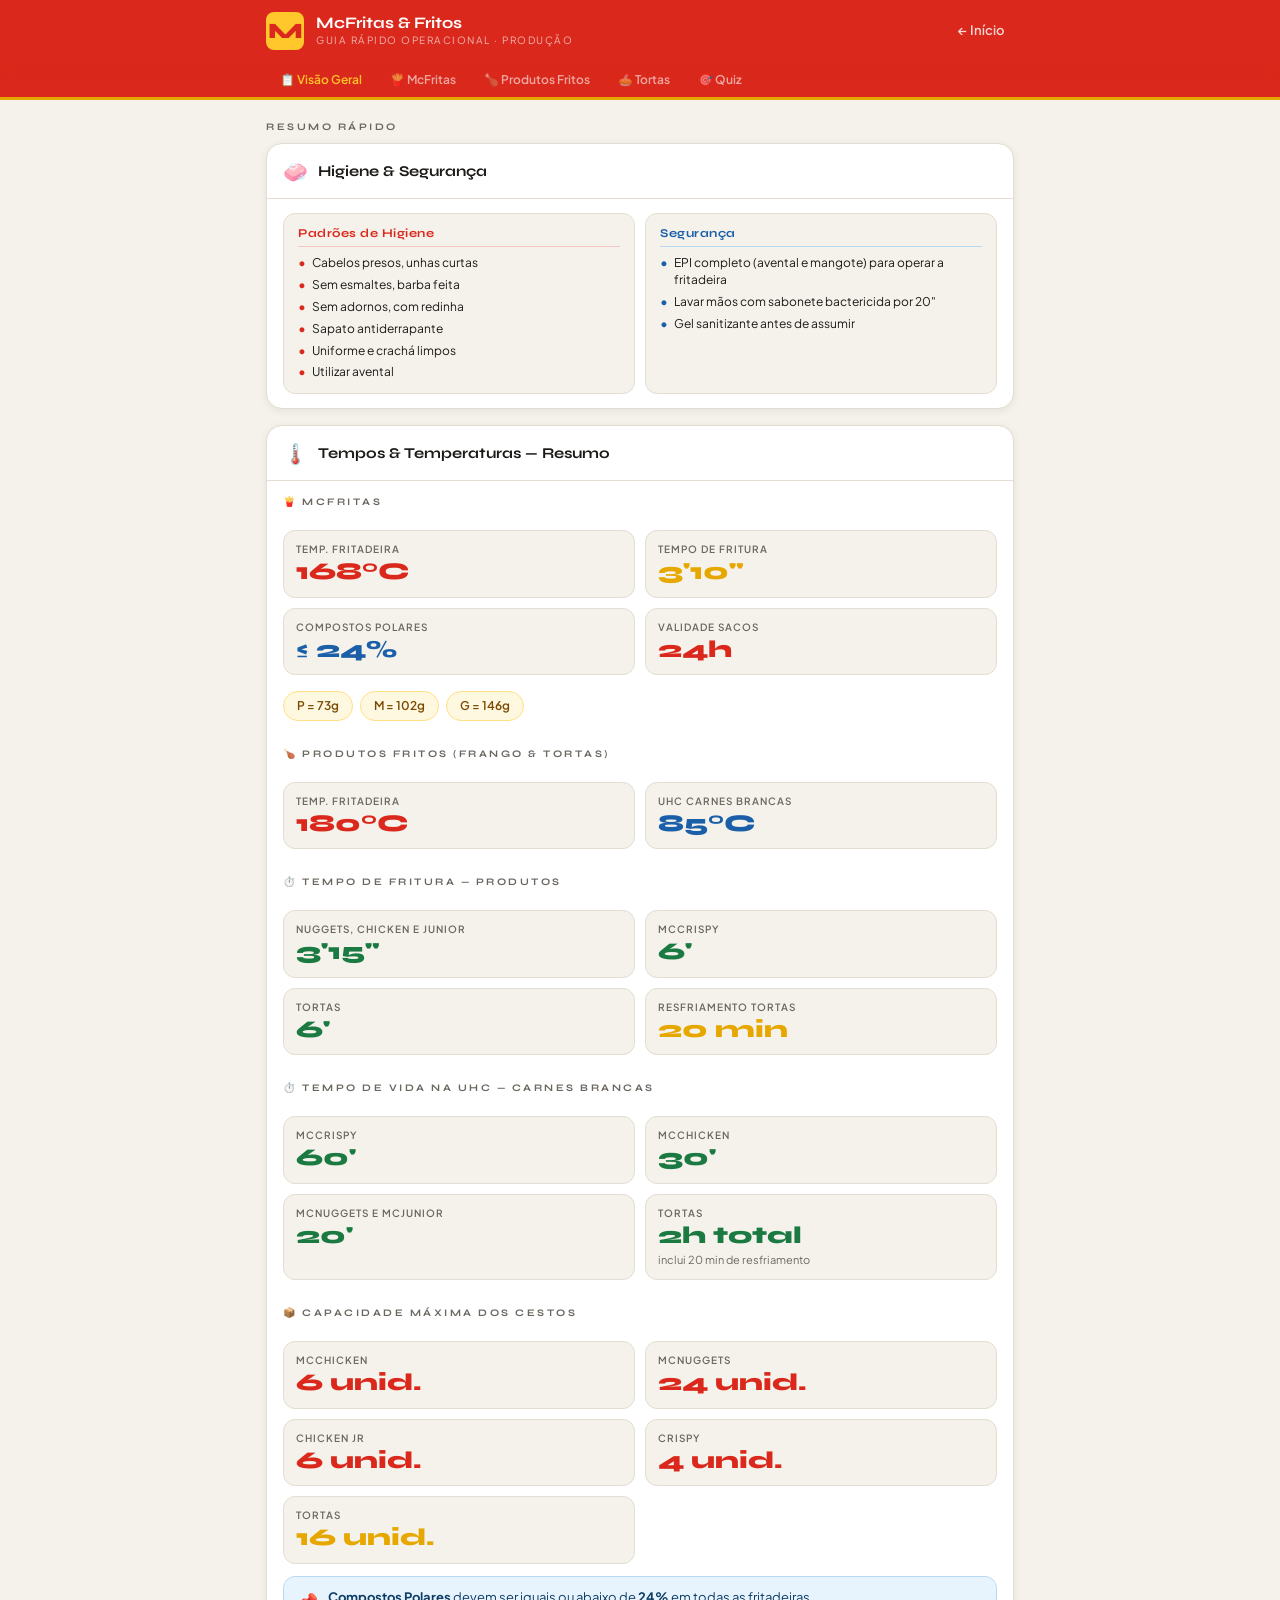
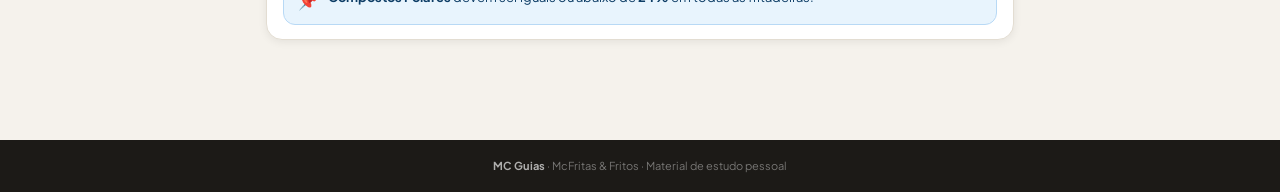
<file: pages/fritas.html>
<!DOCTYPE html>
<html lang="pt-BR">
<head>
  <meta charset="UTF-8">
  <meta name="viewport" content="width=device-width, initial-scale=1.0">
  <title>McFritas & Fritos — MC Guias</title>
  <link rel="preconnect" href="https://fonts.googleapis.com">
  <link href="https://fonts.googleapis.com/css2?family=Syne:wght@700;800&family=Plus+Jakarta+Sans:wght@400;500;600;700&display=swap" rel="stylesheet">
  <link rel="stylesheet" href="../css/styles.css">
</head>
<body data-page="fritas">

  <nav class="navbar">
    <div class="navbar-inner">
      <a class="navbar-logo" href="../index.html">M</a>
      <div class="navbar-brand">
        <h1>McFritas & Fritos</h1>
        <p>Guia Rápido Operacional · Produção</p>
      </div>
      <a href="../index.html" class="navbar-back">← Início</a>
    </div>
  </nav>

  <div class="page-tabs">
    <div class="page-tabs-inner">
      <button class="tab-btn active" data-tab="visao">📋 Visão Geral</button>
      <button class="tab-btn" data-tab="mcfritas">🍟 McFritas</button>
      <button class="tab-btn" data-tab="fritos">🍗 Produtos Fritos</button>
      <button class="tab-btn" data-tab="tortas">🥧 Tortas</button>
      <button class="tab-btn" data-tab="quiz">🎯 Quiz</button>
    </div>
  </div>

  <div class="page-content">

    <!-- ===== VISÃO GERAL ===== -->
    <div class="tab-panel active" id="panel-visao">
      <div class="section-label">Resumo Rápido</div>

      <div class="card">
        <div class="card-head"><div class="card-head-icon">🧼</div><h2>Higiene & Segurança</h2></div>
        <div class="card-body">
          <div class="two-col">
            <div class="info-block">
              <h3 class="red">Padrões de Higiene</h3>
              <ul>
                <li>Cabelos presos, unhas curtas</li>
                <li>Sem esmaltes, barba feita</li>
                <li>Sem adornos, com redinha</li>
                <li>Sapato antiderrapante</li>
                <li>Uniforme e crachá limpos</li>
                <li>Utilizar avental</li>
              </ul>
            </div>
            <div class="info-block">
              <h3 class="blue">Segurança</h3>
              <ul>
                <li class="blue">EPI completo (avental e mangote) para operar a fritadeira</li>
                <li class="blue">Lavar mãos com sabonete bactericida por 20"</li>
                <li class="blue">Gel sanitizante antes de assumir</li>
              </ul>
            </div>
          </div>
        </div>
      </div>

      <!-- Temperaturas geral -->
      <div class="card">
        <div class="card-head"><div class="card-head-icon">🌡️</div><h2>Tempos & Temperaturas — Resumo</h2></div>
        <div class="card-body">
          <div class="section-label" style="margin-bottom:8px;">🍟 McFritas</div>
          <div class="grid-2">
            <div class="stat-box"><div class="stat-label">Temp. Fritadeira</div><div class="stat-value">168°C</div></div>
            <div class="stat-box yellow"><div class="stat-label">Tempo de Fritura</div><div class="stat-value">3'10"</div></div>
            <div class="stat-box blue"><div class="stat-label">Compostos Polares</div><div class="stat-value">≤ 24%</div></div>
            <div class="stat-box"><div class="stat-label">Validade sacos</div><div class="stat-value">24h</div></div>
          </div>
          <div class="pill-row" style="margin-top:4px;">
            <div class="pill yellow">P = 73g</div>
            <div class="pill yellow">M = 102g</div>
            <div class="pill yellow">G = 146g</div>
          </div>

          <div class="section-label" style="margin-top:14px; margin-bottom:8px;">🍗 Produtos Fritos (Frango & Tortas)</div>
          <div class="grid-2">
            <div class="stat-box"><div class="stat-label">Temp. Fritadeira</div><div class="stat-value">180°C</div></div>
            <div class="stat-box blue"><div class="stat-label">UHC Carnes Brancas</div><div class="stat-value">85°C</div></div>
          </div>

          <div class="section-label" style="margin-top:14px; margin-bottom:8px;">⏱️ Tempo de Fritura — Produtos</div>
          <div class="grid-2">
            <div class="stat-box green"><div class="stat-label">Nuggets, Chicken e Junior</div><div class="stat-value">3'15"</div></div>
            <div class="stat-box green"><div class="stat-label">McCrispy</div><div class="stat-value">6'</div></div>
            <div class="stat-box green"><div class="stat-label">Tortas</div><div class="stat-value">6'</div></div>
            <div class="stat-box yellow"><div class="stat-label">Resfriamento Tortas</div><div class="stat-value">20 min</div></div>
          </div>

          <div class="section-label" style="margin-top:14px; margin-bottom:8px;">⏱️ Tempo de Vida na UHC — Carnes Brancas</div>
          <div class="grid-2">
            <div class="stat-box green"><div class="stat-label">McCrispy</div><div class="stat-value">60'</div></div>
            <div class="stat-box green"><div class="stat-label">McChicken</div><div class="stat-value">30'</div></div>
            <div class="stat-box green"><div class="stat-label">McNuggets e McJunior</div><div class="stat-value">20'</div></div>
            <div class="stat-box green"><div class="stat-label">Tortas</div><div class="stat-value">2h total</div><div class="stat-sub">inclui 20 min de resfriamento</div></div>
          </div>

          <div class="section-label" style="margin-top:14px; margin-bottom:8px;">📦 Capacidade Máxima dos Cestos</div>
          <div class="grid-2">
            <div class="stat-box"><div class="stat-label">McChicken</div><div class="stat-value">6 unid.</div></div>
            <div class="stat-box"><div class="stat-label">McNuggets</div><div class="stat-value">24 unid.</div></div>
            <div class="stat-box"><div class="stat-label">Chicken Jr</div><div class="stat-value">6 unid.</div></div>
            <div class="stat-box"><div class="stat-label">Crispy</div><div class="stat-value">4 unid.</div></div>
            <div class="stat-box yellow"><div class="stat-label">Tortas</div><div class="stat-value">16 unid.</div></div>
          </div>

          <div class="alert info">
            <div class="alert-icon">📌</div>
            <div><strong>Compostos Polares</strong> devem ser iguais ou abaixo de <strong>24%</strong> em todas as fritadeiras.</div>
          </div>
        </div>
      </div>
    </div>

    <!-- ===== MC FRITAS ===== -->
    <div class="tab-panel" id="panel-mcfritas">
      <div class="section-label">McFritas</div>

      <div class="card">
        <div class="card-head"><div class="card-head-icon">⚙️</div><h2>Preparação</h2></div>
        <div class="card-body">
          <div class="checklist">
            <label class="check-item"><input type="checkbox"> Estocar embalagens suficientes para o horário, organizadas conforme layout padrão</label>
            <label class="check-item"><input type="checkbox"> Estocar no congelador portátil ou encestadora a quantidade necessária de sacos de McFritas conforme tabela de níveis — validade de 24h</label>
            <label class="check-item"><input type="checkbox"> Manter o nível adequado de óleo respeitando a <strong>segunda linha na cuba</strong>. Se necessário, repor comunicando o Gerente</label>
            <label class="check-item"><input type="checkbox"> Não utilizar óleo com sinais de decomposição e manter a fritadeira tampada sempre que não estiver usando</label>
            <label class="check-item"><input type="checkbox"> Verificar o tempo e temperatura do equipamento (168°C · 3'10")</label>
            <label class="check-item"><input type="checkbox"> Manter 2 panos limpos, sanitizados e dobrados e o saleiro limpo, estocado e em perfeito funcionamento</label>
            <label class="check-item"><input type="checkbox"> Usar a peneira para remover os resíduos do óleo</label>
          </div>
        </div>
      </div>

      <div class="card">
        <div class="card-head"><div class="card-head-icon">🍟</div><h2>Referência Rápida</h2></div>
        <div class="card-body">
          <div class="grid-2">
            <div class="stat-box"><div class="stat-label">Temp. Fritadeira</div><div class="stat-value">168°C</div></div>
            <div class="stat-box yellow"><div class="stat-label">Tempo de Fritura</div><div class="stat-value">3'10"</div></div>
            <div class="stat-box blue"><div class="stat-label">Compostos Polares</div><div class="stat-value">≤ 24%</div></div>
            <div class="stat-box"><div class="stat-label">Validade sacos (congelador)</div><div class="stat-value">24h</div></div>
          </div>
          <div class="section-label" style="margin-top:4px; margin-bottom:8px;">Tamanhos</div>
          <div class="grid-3">
            <div class="stat-box yellow"><div class="stat-label">Pequena (P)</div><div class="stat-value">73g</div></div>
            <div class="stat-box yellow"><div class="stat-label">Média (M)</div><div class="stat-value">102g</div></div>
            <div class="stat-box yellow"><div class="stat-label">Grande (G)</div><div class="stat-value">146g</div></div>
          </div>
        </div>
      </div>
    </div>

    <!-- ===== PRODUTOS FRITOS ===== -->
    <div class="tab-panel" id="panel-fritos">
      <div class="section-label">Produtos Fritos — Frango</div>

      <div class="card">
        <div class="card-head"><div class="card-head-icon">⚙️</div><h2>Preparação</h2></div>
        <div class="card-body">
          <div class="checklist">
            <label class="check-item"><input type="checkbox"> Estocar carnes suficientes com qualidade (sem sinais de descongelamento ou desidratação) — validade máxima 24h</label>
            <label class="check-item"><input type="checkbox"> Após estocagem, ajustar imediatamente a marcação do tempo de validade no relógio de controle</label>
            <label class="check-item"><input type="checkbox"> Verificar se todos os clipes estão disponíveis nas gavetas da estufa UHC conforme a tabela de cores</label>
            <label class="check-item"><input type="checkbox"> Manter 1 pegador preto para carnes de frango</label>
            <label class="check-item"><input type="checkbox"> Manter o nível adequado de óleo na cuba</label>
            <label class="check-item"><input type="checkbox"> Não utilizar óleo com sinais de decomposição. Manter a fritadeira tampada sempre que possível</label>
            <label class="check-item"><input type="checkbox"> Manter 1 pano limpo, sanitizado e dobrado para área de fritura</label>
            <label class="check-item"><input type="checkbox"> Verificar tempos e temperaturas das fritadeiras</label>
          </div>
        </div>
      </div>

      <div class="card">
        <div class="card-head"><div class="card-head-icon">🍗</div><h2>Procedimento Operacional</h2></div>
        <div class="card-body">
          <div class="steps">
            <div class="step"><div class="step-num">1</div><div class="step-text">Identificar qual carne deve ser ativada conforme as <strong>cores dos clipes nas gavetas na estufa UHC</strong> (gaveta no sistema de garagem). Conforme o nível no PLS, repor o produto na gaveta</div></div>
            <div class="step"><div class="step-num">2</div><div class="step-text">Retirar a embalagem da respectiva carne do <strong>congelador portátil</strong> e fechar imediatamente a porta</div></div>
            <div class="step"><div class="step-num">3</div><div class="step-text">Com o <strong>pegador de carnes (pegador preto — exceto McNuggets)</strong>, colocar as carnes no cesto de fritura, <strong>longe da cuba</strong></div></div>
            <div class="step"><div class="step-num">4</div><div class="step-text">Colocar no óleo e <strong>ativar imediatamente o timer</strong> da carne correspondente. (No McNuggets: sacudir o cesto com as duas mãos para distribuir as carnes antes de ativar)</div></div>
            <div class="step"><div class="step-num">5</div><div class="step-text">Retornar o saco de carnes para o congelador portátil, mantendo-o <strong>sempre fechado</strong></div></div>
            <div class="step"><div class="step-num">6</div><div class="step-text">Ao soar o timer, desativá-lo e com as duas mãos <strong>erguer o cesto</strong> prendendo-o no suporte da cuba, aguardando o óleo escorrer por <strong>5" a 10"</strong></div></div>
            <div class="step"><div class="step-num">7</div><div class="step-text">Com o auxílio de uma bandeja de inox, <strong>despejar as carnes do cesto sobre suas respectivas gavetas</strong></div></div>
            <div class="step"><div class="step-num">8</div><div class="step-text"><strong>Organizar a gaveta</strong> distribuindo as carnes para garantir a temperatura do produto dentro da UHC</div></div>
            <div class="step"><div class="step-num y">9</div><div class="step-text">Transferir a gaveta para a UHC e, usando o <strong>dedo polegar, acionar o timer ao mesmo tempo em que encaixa a gaveta na estufa</strong>, fechando-a totalmente até a linha indicada pelo <strong>"STOP"</strong>, evitando a perda de temperatura</div></div>
          </div>

          <div class="grid-2" style="margin-top:4px;">
            <div class="card" style="border-color:#ffe082;">
              <div class="card-head" style="background:#fff8e1; border-bottom-color:#ffe082;">
                <div class="card-head-icon">⚠️</div>
                <h2 style="font-size:13px; color:#7a4a00;">Sistemas</h2>
              </div>
              <div class="card-body" style="font-size:12.5px; gap:8px;">
                <div><strong>Manutenção:</strong> Ative apenas a quantidade necessária para manter o nível estabelecido (PLS) da gaveta</div>
                <div><strong>Recuperação:</strong> Ative a quantidade necessária para completar o nível (PLS) das gavetas zeradas</div>
              </div>
            </div>
            <div class="card" style="border-color:#b8d9f5;">
              <div class="card-head" style="background:#e8f4fd; border-bottom-color:#b8d9f5;">
                <div class="card-head-icon">💡</div>
                <h2 style="font-size:13px; color:#0d3d66;">Não Esqueça</h2>
              </div>
              <div class="card-body" style="font-size:12.5px;">
                Manter <strong>fechadas as cubas</strong> que não estejam sendo utilizadas. Efetuar a <strong>limpeza da estação</strong> a cada rodada.
              </div>
            </div>
          </div>
        </div>
      </div>
    </div>

    <!-- ===== TORTAS ===== -->
    <div class="tab-panel" id="panel-tortas">
      <div class="section-label">Tortas</div>

      <div class="card">
        <div class="card-head"><div class="card-head-icon">🥧</div><h2>Procedimento — Tortas</h2><div class="badge badge-yellow">Tempo total: 2h</div></div>
        <div class="card-body">
          <div class="steps">
            <div class="step"><div class="step-num">1</div><div class="step-text">Colocar o <strong>cesto de Tortas</strong> sobre uma bandeja de inox limpa, seca, sanitizada e longe da cuba</div></div>
            <div class="step"><div class="step-num">2</div><div class="step-text">Retirar a bandeja com as tortas do <strong>congelador portátil</strong>, fechando-o imediatamente</div></div>
            <div class="step"><div class="step-num">3</div><div class="step-text">Colocar no cesto (com as mãos) a quantidade de tortas solicitadas com a <strong>costura para cima</strong> (encostando a parte superior na lâmina que separa os espaços do cesto)</div></div>
            <div class="step"><div class="step-num">4</div><div class="step-text">Segurar o cesto com as duas mãos e com cuidado <strong>colocar no óleo</strong>, ativando imediatamente o timer da fritadeira (<strong>6 minutos</strong>)</div></div>
            <div class="step"><div class="step-num">5</div><div class="step-text">Retornar a bandeja (se ainda houver tortas) para o congelador portátil</div></div>
            <div class="step"><div class="step-num">6</div><div class="step-text">Ao soar o timer, desativá-lo e com as duas mãos erguer o cesto prendendo-o no suporte, aguardando o óleo escorrer por <strong>5" a 10"</strong></div></div>
            <div class="step"><div class="step-num y">7</div><div class="step-text">Destravar e inclinar o cesto cuidadosamente sobre uma bandeja de inox limpa e sanitizada. Colocar as Tortas com a <strong>"barriga" (bolhas) voltada para cima</strong> na bandeja para resfriamento. Utilizar o <strong>pegador de produtos fritos BEGE</strong> para retirar as Tortas grudadas</div></div>
            <div class="step"><div class="step-num y">8</div><div class="step-text">Controlar o tempo efetuando a marcação do <strong>tempo de resfriamento de 20 minutos</strong> no relógio de controle</div></div>
            <div class="step"><div class="step-num y">9</div><div class="step-text">Enquanto as tortas resfriam, anotar o <strong>tempo de validade de 2 horas</strong> (incluindo o tempo de resfriamento) no círculo branco na extremidade oposta à janela da embalagem</div></div>
            <div class="step"><div class="step-num y">10</div><div class="step-text">Embalar as tortas após o resfriamento, fechando a embalagem de forma que o aviso <strong>"cuidado, recheio quente"</strong> fique visível para o cliente. A embalagem deve ser fechada com o sabor correspondente</div></div>
          </div>

          <div class="alert danger">
            <div class="alert-icon">⚠️</div>
            <div>Atenção ao aviso <strong>"cuidado, recheio quente"</strong> — deve estar visível ao cliente. Usar a embalagem com o sabor correto da torta.</div>
          </div>

          <div class="grid-2" style="margin-top:4px;">
            <div class="stat-box"><div class="stat-label">Fritura</div><div class="stat-value">6'</div><div class="stat-sub">a 180°C</div></div>
            <div class="stat-box yellow"><div class="stat-label">Resfriamento</div><div class="stat-value">20 min</div></div>
            <div class="stat-box green"><div class="stat-label">Validade total</div><div class="stat-value">2h</div><div class="stat-sub">inclui resfriamento</div></div>
            <div class="stat-box"><div class="stat-label">Capacidade do cesto</div><div class="stat-value">16 unid.</div></div>
          </div>
        </div>
      </div>
    </div>

    <!-- ===== QUIZ ===== -->
    <div class="tab-panel" id="panel-quiz">
      <div class="section-label">Simulado</div>
      <div class="card">
        <div class="card-head"><div class="card-head-icon">🎯</div><h2>Quiz — McFritas & Fritos</h2><div class="badge badge-red">12 perguntas</div></div>
        <div class="card-body"><div id="quiz-app"></div></div>
      </div>
    </div>

  </div>

  <footer class="site-footer">
    <strong>MC Guias</strong> · McFritas & Fritos · Material de estudo pessoal
  </footer>

  <script src="../js/main.js"></script>
  <script>
    const QUIZ_FRITAS = [
      { category: "🍟 McFritas", question: "Qual a temperatura da fritadeira de McFritas?", options: ["155°C", "160°C", "168°C", "180°C"], answer: "168°C", explanation: "A fritadeira de McFritas opera a 168°C." },
      { category: "🍟 McFritas", question: "Qual o tempo de fritura das McFritas?", options: ["2'30\"", "3'00\"", "3'10\"", "4'00\""], answer: "3'10\"", explanation: "O tempo de fritura das McFritas é 3 minutos e 10 segundos." },
      { category: "🍟 McFritas", question: "Qual o peso da McFritas tamanho Médio?", options: ["73g", "95g", "102g", "146g"], answer: "102g", explanation: "McFritas P = 73g · M = 102g · G = 146g." },
      { category: "🍟 McFritas", question: "Qual é a validade dos sacos de McFritas no congelador portátil?", options: ["6 horas", "12 horas", "24 horas", "48 horas"], answer: "24 horas", explanation: "Os sacos de McFritas no congelador portátil têm validade de 24 horas." },
      { category: "🍗 Fritos", question: "Qual a temperatura da fritadeira para produtos de frango e tortas?", options: ["168°C", "175°C", "180°C", "190°C"], answer: "180°C", explanation: "A fritadeira para frango e tortas opera a 180°C." },
      { category: "🍗 Fritos", question: "Qual o tempo de fritura do McCrispy?", options: ["3'15\"", "4'00\"", "5'00\"", "6'"], answer: "6'", explanation: "McCrispy e Tortas: 6 minutos. Nuggets, Chicken e Junior: 3'15\"." },
      { category: "🍗 Fritos", question: "Qual o tempo de fritura de Nuggets, McChicken e Junior?", options: ["2'30\"", "3'00\"", "3'15\"", "4'00\""], answer: "3'15\"", explanation: "Nuggets, Chicken e Junior têm tempo de fritura de 3 minutos e 15 segundos." },
      { category: "🍗 Fritos", question: "Qual a temperatura da UHC para carnes brancas?", options: ["72°C", "79°C", "85°C", "90°C"], answer: "85°C", explanation: "A UHC para carnes brancas opera a 85°C." },
      { category: "🍗 Fritos", question: "Qual a capacidade máxima de McNuggets no cesto?", options: ["12 unidades", "16 unidades", "20 unidades", "24 unidades"], answer: "24 unidades", explanation: "Capacidade máxima: McChicken 6, McNuggets 24, Chicken Jr 6, Crispy 4, Tortas 16." },
      { category: "🥧 Tortas", question: "Qual o tempo total de validade das tortas após a fritura?", options: ["1 hora", "2 horas", "3 horas", "4 horas"], answer: "2 horas", explanation: "As tortas têm 2 horas de validade total, incluindo os 20 minutos de resfriamento." },
      { category: "🥧 Tortas", question: "Qual o tempo de resfriamento das tortas?", options: ["5 minutos", "10 minutos", "15 minutos", "20 minutos"], answer: "20 minutos", explanation: "As tortas devem resfriar por 20 minutos antes de serem embaladas." },
      { category: "🌡️ Geral", question: "Qual o limite máximo de Compostos Polares no óleo?", options: ["18%", "20%", "24%", "30%"], answer: "24%", explanation: "Os Compostos Polares devem ser iguais ou abaixo de 24%." }
    ];

    document.addEventListener("DOMContentLoaded", () => {
      const quizPanel = document.getElementById("panel-quiz");
      const observer = new MutationObserver(() => {
        if (quizPanel.classList.contains("active")) { initQuiz(QUIZ_FRITAS); observer.disconnect(); }
      });
      observer.observe(quizPanel, { attributes: true, attributeFilter: ["class"] });
      if (quizPanel.classList.contains("active")) initQuiz(QUIZ_FRITAS);
    });
  </script>
</body>
</html>
</file>
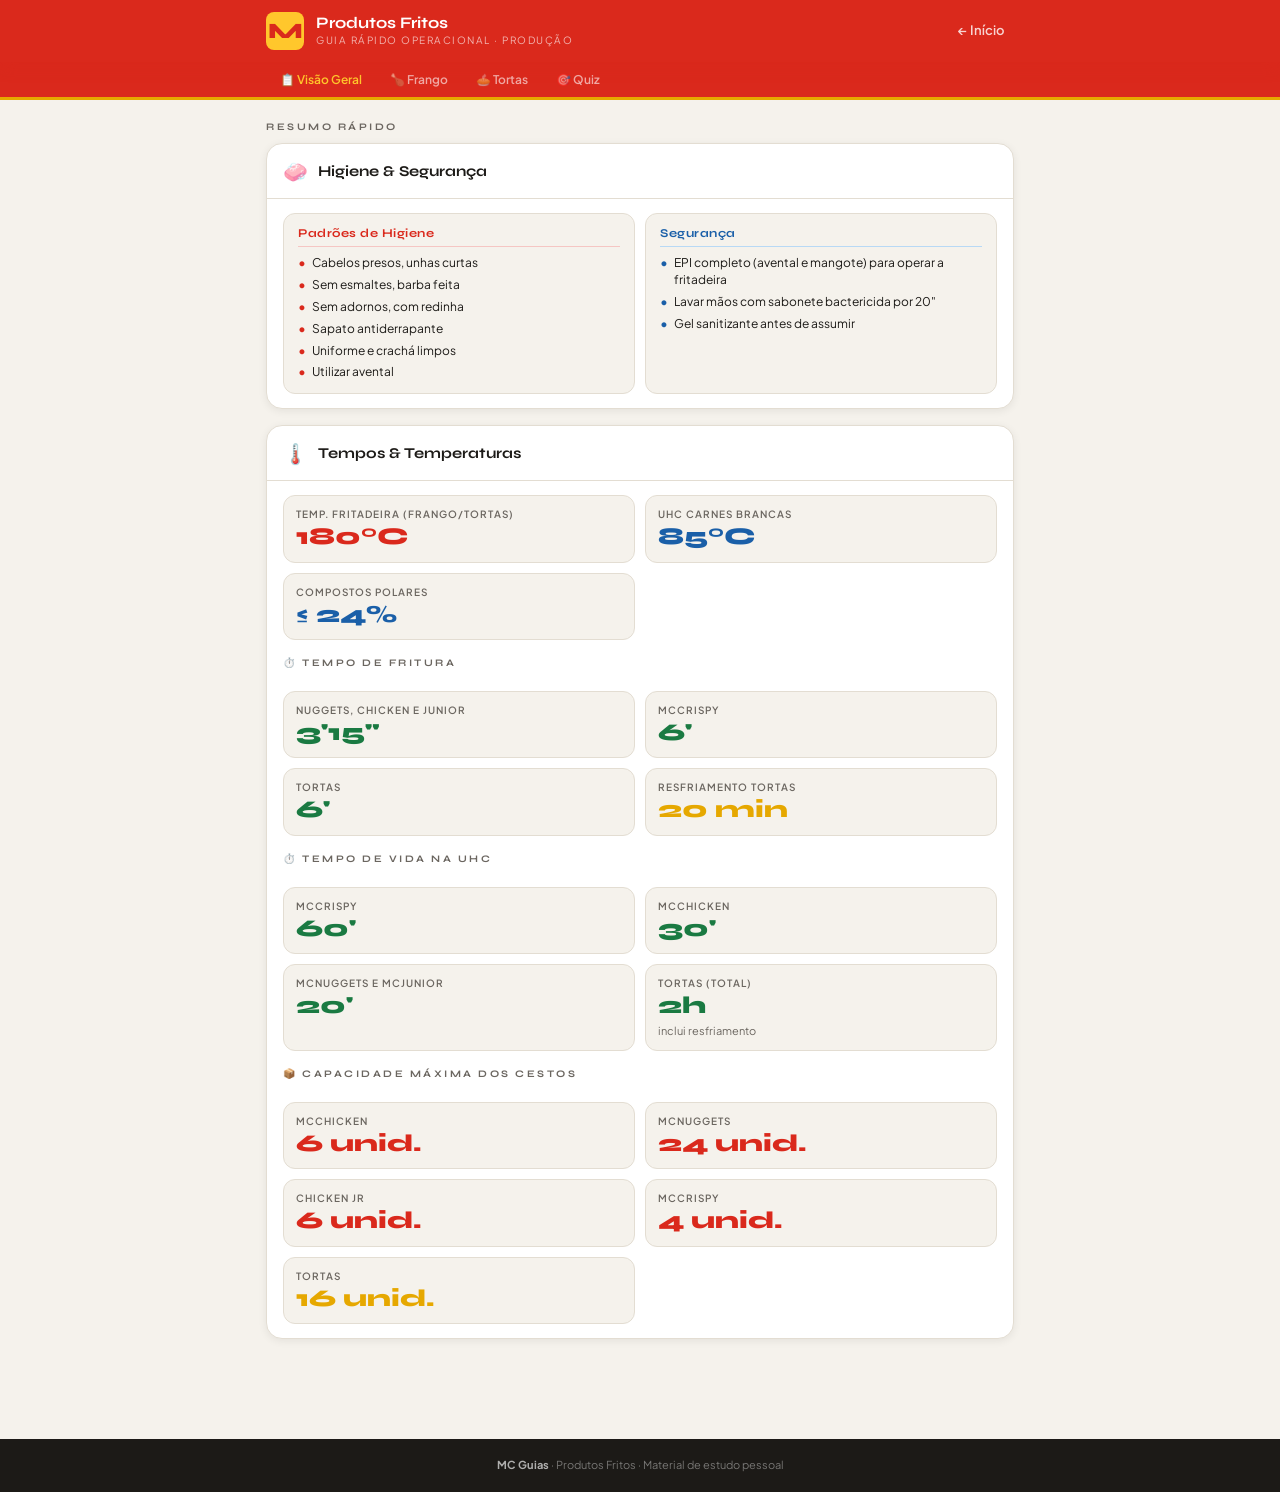
<file: pages/fritos.html>
<!DOCTYPE html>
<html lang="pt-BR">
<head>
  <meta charset="UTF-8">
  <meta name="viewport" content="width=device-width, initial-scale=1.0">
  <title>Produtos Fritos — MC Guias</title>
  <link rel="preconnect" href="https://fonts.googleapis.com">
  <link href="https://fonts.googleapis.com/css2?family=Syne:wght@700;800&family=Plus+Jakarta+Sans:wght@400;500;600;700&display=swap" rel="stylesheet">
  <link rel="stylesheet" href="../css/styles.css">
</head>
<body data-page="fritos">

  <nav class="navbar">
    <div class="navbar-inner">
      <a class="navbar-logo" href="../index.html">M</a>
      <div class="navbar-brand">
        <h1>Produtos Fritos</h1>
        <p>Guia Rápido Operacional · Produção</p>
      </div>
      <a href="../index.html" class="navbar-back">← Início</a>
    </div>
  </nav>

  <div class="page-tabs">
    <div class="page-tabs-inner">
      <button class="tab-btn active" data-tab="visao">📋 Visão Geral</button>
      <button class="tab-btn" data-tab="frango">🍗 Frango</button>
      <button class="tab-btn" data-tab="tortas">🥧 Tortas</button>
      <button class="tab-btn" data-tab="quiz">🎯 Quiz</button>
    </div>
  </div>

  <div class="page-content">

    <!-- ===== VISÃO GERAL ===== -->
    <div class="tab-panel active" id="panel-visao">
      <div class="section-label">Resumo Rápido</div>

      <div class="card">
        <div class="card-head"><div class="card-head-icon">🧼</div><h2>Higiene & Segurança</h2></div>
        <div class="card-body">
          <div class="two-col">
            <div class="info-block">
              <h3 class="red">Padrões de Higiene</h3>
              <ul>
                <li>Cabelos presos, unhas curtas</li>
                <li>Sem esmaltes, barba feita</li>
                <li>Sem adornos, com redinha</li>
                <li>Sapato antiderrapante</li>
                <li>Uniforme e crachá limpos</li>
                <li>Utilizar avental</li>
              </ul>
            </div>
            <div class="info-block">
              <h3 class="blue">Segurança</h3>
              <ul>
                <li class="blue">EPI completo (avental e mangote) para operar a fritadeira</li>
                <li class="blue">Lavar mãos com sabonete bactericida por 20"</li>
                <li class="blue">Gel sanitizante antes de assumir</li>
              </ul>
            </div>
          </div>
        </div>
      </div>

      <!-- Temperaturas -->
      <div class="card">
        <div class="card-head"><div class="card-head-icon">🌡️</div><h2>Tempos & Temperaturas</h2></div>
        <div class="card-body">
          <div class="grid-2">
            <div class="stat-box"><div class="stat-label">Temp. Fritadeira (Frango/Tortas)</div><div class="stat-value">180°C</div></div>
            <div class="stat-box blue"><div class="stat-label">UHC Carnes Brancas</div><div class="stat-value">85°C</div></div>
            <div class="stat-box blue"><div class="stat-label">Compostos Polares</div><div class="stat-value">≤ 24%</div></div>
          </div>

          <div class="section-label" style="margin-top:4px; margin-bottom:8px;">⏱️ Tempo de Fritura</div>
          <div class="grid-2">
            <div class="stat-box green"><div class="stat-label">Nuggets, Chicken e Junior</div><div class="stat-value">3'15"</div></div>
            <div class="stat-box green"><div class="stat-label">McCrispy</div><div class="stat-value">6'</div></div>
            <div class="stat-box green"><div class="stat-label">Tortas</div><div class="stat-value">6'</div></div>
            <div class="stat-box yellow"><div class="stat-label">Resfriamento Tortas</div><div class="stat-value">20 min</div></div>
          </div>

          <div class="section-label" style="margin-top:4px; margin-bottom:8px;">⏱️ Tempo de Vida na UHC</div>
          <div class="grid-2">
            <div class="stat-box green"><div class="stat-label">McCrispy</div><div class="stat-value">60'</div></div>
            <div class="stat-box green"><div class="stat-label">McChicken</div><div class="stat-value">30'</div></div>
            <div class="stat-box green"><div class="stat-label">McNuggets e McJunior</div><div class="stat-value">20'</div></div>
            <div class="stat-box green"><div class="stat-label">Tortas (total)</div><div class="stat-value">2h</div><div class="stat-sub">inclui resfriamento</div></div>
          </div>

          <div class="section-label" style="margin-top:4px; margin-bottom:8px;">📦 Capacidade Máxima dos Cestos</div>
          <div class="grid-2">
            <div class="stat-box"><div class="stat-label">McChicken</div><div class="stat-value">6 unid.</div></div>
            <div class="stat-box"><div class="stat-label">McNuggets</div><div class="stat-value">24 unid.</div></div>
            <div class="stat-box"><div class="stat-label">Chicken Jr</div><div class="stat-value">6 unid.</div></div>
            <div class="stat-box"><div class="stat-label">McCrispy</div><div class="stat-value">4 unid.</div></div>
            <div class="stat-box yellow"><div class="stat-label">Tortas</div><div class="stat-value">16 unid.</div></div>
          </div>
        </div>
      </div>
    </div>

    <!-- ===== FRANGO ===== -->
    <div class="tab-panel" id="panel-frango">
      <div class="section-label">Produtos de Frango</div>

      <div class="card">
        <div class="card-head"><div class="card-head-icon">⚙️</div><h2>Preparação</h2></div>
        <div class="card-body">
          <div class="checklist">
            <label class="check-item"><input type="checkbox"> Estocar carnes suficientes com qualidade (sem sinais de descongelamento ou desidratação) — validade máxima <strong>24h</strong></label>
            <label class="check-item"><input type="checkbox"> Após estocagem, ajustar imediatamente a marcação do <strong>tempo de validade no relógio de controle</strong></label>
            <label class="check-item"><input type="checkbox"> Verificar se todos os <strong>clipes estão disponíveis</strong> nas gavetas da estufa UHC conforme a tabela de cores</label>
            <label class="check-item"><input type="checkbox"> Manter <strong>1 pegador preto</strong> para carnes de frango</label>
            <label class="check-item"><input type="checkbox"> Manter o nível adequado de óleo na cuba</label>
            <label class="check-item"><input type="checkbox"> Não utilizar óleo com sinais de decomposição. Manter a fritadeira <strong>tampada</strong> sempre que possível</label>
            <label class="check-item"><input type="checkbox"> Manter <strong>1 pano limpo</strong>, sanitizado e dobrado para área de fritura</label>
            <label class="check-item"><input type="checkbox"> Verificar tempos e temperaturas das fritadeiras</label>
          </div>
        </div>
      </div>

      <div class="card">
        <div class="card-head"><div class="card-head-icon">🍗</div><h2>Procedimento Operacional</h2></div>
        <div class="card-body">
          <div class="steps">
            <div class="step"><div class="step-num">1</div><div class="step-text">Identificar qual carne deve ser ativada conforme as <strong>cores dos clipes nas gavetas na estufa UHC</strong> (gaveta no sistema de garagem). Conforme o nível no <strong>PLS</strong>, repor o produto na gaveta</div></div>
            <div class="step"><div class="step-num">2</div><div class="step-text">Retirar a embalagem da respectiva carne do <strong>congelador portátil</strong> e fechar imediatamente a porta</div></div>
            <div class="step"><div class="step-num">3</div><div class="step-text">Com o <strong>pegador de carnes (pegador preto — exceto McNuggets)</strong>, colocar as carnes no cesto de fritura, <strong>longe da cuba</strong></div></div>
            <div class="step"><div class="step-num">4</div><div class="step-text">Colocar no óleo e <strong>ativar imediatamente o timer</strong>. No McNuggets: <strong>sacudir o cesto com as duas mãos</strong> para distribuir as carnes antes de ativar</div></div>
            <div class="step"><div class="step-num">5</div><div class="step-text">Retornar o saco de carnes para o congelador portátil, mantendo-o <strong>sempre fechado</strong></div></div>
            <div class="step"><div class="step-num">6</div><div class="step-text">Ao soar o timer, desativá-lo e com as duas mãos <strong>erguer o cesto</strong> prendendo-o no suporte da cuba. Aguardar o óleo escorrer por <strong>5" a 10"</strong></div></div>
            <div class="step"><div class="step-num">7</div><div class="step-text">Com o auxílio de uma bandeja de inox, <strong>despejar as carnes do cesto sobre suas respectivas gavetas</strong></div></div>
            <div class="step"><div class="step-num">8</div><div class="step-text"><strong>Organizar a gaveta</strong> distribuindo as carnes para garantir a temperatura dentro da UHC</div></div>
            <div class="step"><div class="step-num y">9</div><div class="step-text">Transferir a gaveta para a UHC e, usando o <strong>dedo polegar, acionar o timer ao mesmo tempo em que encaixa a gaveta na estufa</strong>, fechando-a totalmente até a linha <strong>"STOP"</strong>, evitando perda de temperatura</div></div>
          </div>

          <div class="grid-2" style="margin-top:4px;">
            <div class="card" style="border-color:#ffe082;">
              <div class="card-head" style="background:#fff8e1; border-bottom-color:#ffe082;">
                <div class="card-head-icon">⚠️</div>
                <h2 style="font-size:13px; color:#7a4a00;">Sistemas</h2>
              </div>
              <div class="card-body" style="font-size:12.5px; gap:8px;">
                <div><strong>Manutenção:</strong> Ative apenas o necessário para manter o nível (PLS) da gaveta</div>
                <div><strong>Recuperação:</strong> Ative o necessário para completar o nível (PLS) das gavetas zeradas</div>
              </div>
            </div>
            <div class="card" style="border-color:#b8d9f5;">
              <div class="card-head" style="background:#e8f4fd; border-bottom-color:#b8d9f5;">
                <div class="card-head-icon">💡</div>
                <h2 style="font-size:13px; color:#0d3d66;">Não Esqueça</h2>
              </div>
              <div class="card-body" style="font-size:12.5px;">
                Manter <strong>fechadas as cubas</strong> que não estejam sendo utilizadas. Efetuar a <strong>limpeza da estação</strong> a cada rodada.
              </div>
            </div>
          </div>
        </div>
      </div>
    </div>

    <!-- ===== TORTAS ===== -->
    <div class="tab-panel" id="panel-tortas">
      <div class="section-label">Tortas</div>

      <div class="card">
        <div class="card-head"><div class="card-head-icon">🥧</div><h2>Procedimento — Tortas</h2><div class="badge badge-yellow">Validade total: 2h</div></div>
        <div class="card-body">
          <div class="steps">
            <div class="step"><div class="step-num">1</div><div class="step-text">Colocar o <strong>cesto de Tortas</strong> sobre uma bandeja de inox limpa, seca, sanitizada e longe da cuba</div></div>
            <div class="step"><div class="step-num">2</div><div class="step-text">Retirar a bandeja com as tortas do <strong>congelador portátil</strong>, fechando-o imediatamente</div></div>
            <div class="step"><div class="step-num">3</div><div class="step-text">Colocar no cesto (com as mãos) a quantidade solicitada com a <strong>costura para cima</strong>, encostando a parte superior na lâmina que separa os espaços do cesto</div></div>
            <div class="step"><div class="step-num">4</div><div class="step-text">Segurar o cesto com as duas mãos e colocar no óleo com cuidado, ativando imediatamente o timer (<strong>6 minutos · 180°C</strong>)</div></div>
            <div class="step"><div class="step-num">5</div><div class="step-text">Retornar a bandeja (se ainda houver tortas) para o <strong>congelador portátil</strong></div></div>
            <div class="step"><div class="step-num">6</div><div class="step-text">Ao soar o timer, desativá-lo e com as duas mãos <strong>erguer o cesto</strong> prendendo-o no suporte. Aguardar o óleo escorrer por <strong>5" a 10"</strong></div></div>
            <div class="step"><div class="step-num y">7</div><div class="step-text">Destravar e inclinar o cesto sobre uma bandeja de inox limpa e sanitizada. Colocar as Tortas com a <strong>"barriga" (bolhas) voltada para cima</strong>. Usar o <strong>pegador de produtos fritos BEGE</strong> para retirar tortas grudadas</div></div>
            <div class="step"><div class="step-num y">8</div><div class="step-text">Marcar o <strong>tempo de resfriamento de 20 minutos</strong> no relógio de controle</div></div>
            <div class="step"><div class="step-num y">9</div><div class="step-text">Enquanto resfria, anotar o <strong>tempo de validade de 2 horas</strong> (incluindo resfriamento) no círculo branco na extremidade oposta à janela da embalagem</div></div>
            <div class="step"><div class="step-num y">10</div><div class="step-text">Embalar após o resfriamento com o aviso <strong>"cuidado, recheio quente"</strong> visível ao cliente. Usar a embalagem com o <strong>sabor correto</strong></div></div>
          </div>

          <div class="alert danger">
            <div class="alert-icon">⚠️</div>
            <div>O aviso <strong>"cuidado, recheio quente"</strong> deve estar sempre visível ao cliente. A embalagem deve ser fechada com o sabor correspondente.</div>
          </div>

          <div class="grid-2" style="margin-top:4px;">
            <div class="stat-box"><div class="stat-label">Fritura</div><div class="stat-value">6'</div><div class="stat-sub">a 180°C</div></div>
            <div class="stat-box yellow"><div class="stat-label">Resfriamento</div><div class="stat-value">20 min</div></div>
            <div class="stat-box green"><div class="stat-label">Validade total</div><div class="stat-value">2h</div><div class="stat-sub">inclui resfriamento</div></div>
            <div class="stat-box"><div class="stat-label">Capacidade do cesto</div><div class="stat-value">16 unid.</div></div>
          </div>
        </div>
      </div>
    </div>

    <!-- ===== QUIZ ===== -->
    <div class="tab-panel" id="panel-quiz">
      <div class="section-label">Simulado</div>
      <div class="card">
        <div class="card-head"><div class="card-head-icon">🎯</div><h2>Quiz — Produtos Fritos</h2><div class="badge badge-red">12 perguntas</div></div>
        <div class="card-body"><div id="quiz-app"></div></div>
      </div>
    </div>

  </div>

  <footer class="site-footer">
    <strong>MC Guias</strong> · Produtos Fritos · Material de estudo pessoal
  </footer>

  <script src="../js/main.js"></script>
  <script>
    const QUIZ_FRITOS = [
      { category: "🌡️ Temperatura", question: "Qual a temperatura da fritadeira para produtos de frango e tortas?", options: ["168°C", "175°C", "180°C", "190°C"], answer: "180°C", explanation: "A fritadeira para frango e tortas opera a 180°C." },
      { category: "🌡️ Temperatura", question: "Qual a temperatura da UHC para carnes brancas?", options: ["72°C", "79°C", "85°C", "90°C"], answer: "85°C", explanation: "A UHC para carnes brancas opera a 85°C." },
      { category: "⏱️ Tempo de Fritura", question: "Qual o tempo de fritura de Nuggets, McChicken e Junior?", options: ["2'30\"", "3'00\"", "3'15\"", "4'00\""], answer: "3'15\"", explanation: "Nuggets, Chicken e Junior têm tempo de fritura de 3 minutos e 15 segundos." },
      { category: "⏱️ Tempo de Fritura", question: "Qual o tempo de fritura do McCrispy?", options: ["3'15\"", "4'00\"", "5'00\"", "6'"], answer: "6'", explanation: "McCrispy e Tortas: 6 minutos." },
      { category: "⏱️ UHC", question: "Qual o tempo de vida do McCrispy na UHC?", options: ["20 minutos", "30 minutos", "45 minutos", "60 minutos"], answer: "60 minutos", explanation: "McCrispy: 60 min · McChicken: 30 min · McNuggets/McJunior: 20 min." },
      { category: "⏱️ UHC", question: "Qual o tempo de vida do McChicken na UHC?", options: ["10 minutos", "20 minutos", "30 minutos", "60 minutos"], answer: "30 minutos", explanation: "McChicken: 30 minutos na UHC." },
      { category: "⏱️ UHC", question: "Qual o tempo de vida dos McNuggets e McJunior na UHC?", options: ["10 minutos", "20 minutos", "30 minutos", "60 minutos"], answer: "20 minutos", explanation: "McNuggets e McJunior: 20 minutos na UHC." },
      { category: "📦 Capacidade", question: "Qual a capacidade máxima de McNuggets no cesto?", options: ["12 unidades", "16 unidades", "20 unidades", "24 unidades"], answer: "24 unidades", explanation: "McNuggets: 24 unid. · McChicken: 6 · Chicken Jr: 6 · Crispy: 4 · Tortas: 16." },
      { category: "📦 Capacidade", question: "Qual a capacidade máxima de tortas no cesto?", options: ["8 unidades", "12 unidades", "16 unidades", "20 unidades"], answer: "16 unidades", explanation: "A capacidade máxima do cesto de tortas é de 16 unidades." },
      { category: "🥧 Tortas", question: "Qual o tempo de resfriamento das tortas?", options: ["5 minutos", "10 minutos", "15 minutos", "20 minutos"], answer: "20 minutos", explanation: "As tortas devem resfriar por 20 minutos antes de serem embaladas." },
      { category: "🥧 Tortas", question: "Qual o tempo total de validade das tortas após a fritura?", options: ["1 hora", "2 horas", "3 horas", "4 horas"], answer: "2 horas", explanation: "As tortas têm 2 horas de validade total, incluindo os 20 minutos de resfriamento." },
      { category: "🥧 Tortas", question: "Com qual lado voltado para cima as tortas devem ser colocadas na bandeja de resfriamento?", options: ["Costura para cima", "Lado liso para cima", "\"Barriga\" (bolhas) para cima", "Qualquer lado"], answer: "\"Barriga\" (bolhas) para cima", explanation: "As tortas devem ser colocadas com a 'barriga' (bolhas) voltada para cima durante o resfriamento." }
    ];

    document.addEventListener("DOMContentLoaded", () => {
      const quizPanel = document.getElementById("panel-quiz");
      const observer = new MutationObserver(() => {
        if (quizPanel.classList.contains("active")) { initQuiz(QUIZ_FRITOS); observer.disconnect(); }
      });
      observer.observe(quizPanel, { attributes: true, attributeFilter: ["class"] });
      if (quizPanel.classList.contains("active")) initQuiz(QUIZ_FRITOS);
    });
  </script>
</body>
</html>
</file>
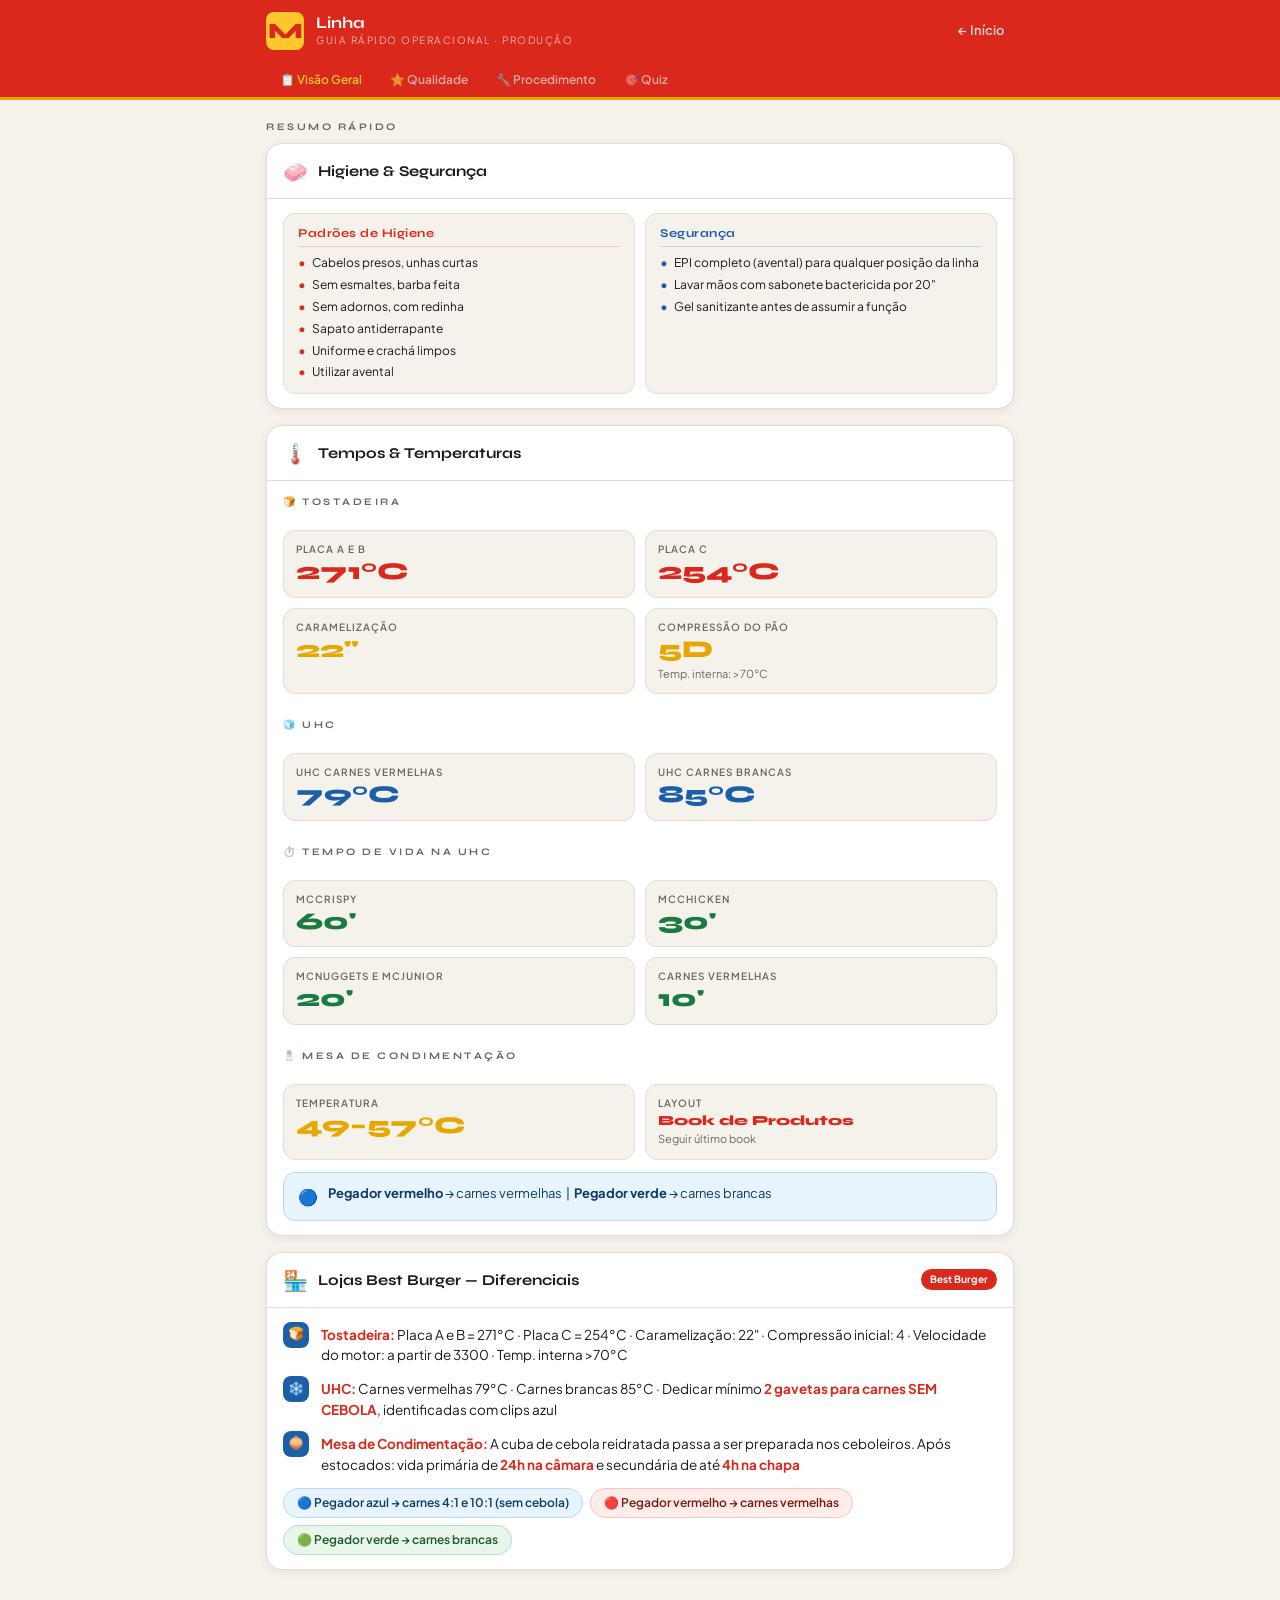
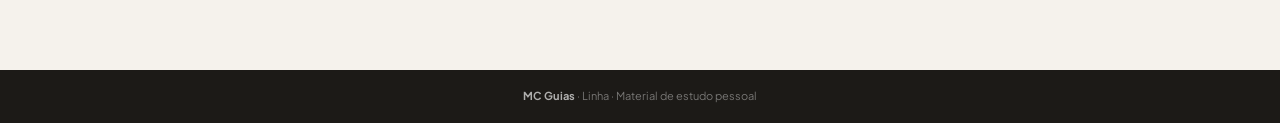
<file: pages/linha.html>
<!DOCTYPE html>
<html lang="pt-BR">
<head>
  <meta charset="UTF-8">
  <meta name="viewport" content="width=device-width, initial-scale=1.0">
  <title>Linha — MC Guias</title>
  <link rel="preconnect" href="https://fonts.googleapis.com">
  <link href="https://fonts.googleapis.com/css2?family=Syne:wght@700;800&family=Plus+Jakarta+Sans:wght@400;500;600;700&display=swap" rel="stylesheet">
  <link rel="stylesheet" href="../css/styles.css">
</head>
<body data-page="linha">

  <nav class="navbar">
    <div class="navbar-inner">
      <a class="navbar-logo" href="../index.html">M</a>
      <div class="navbar-brand">
        <h1>Linha</h1>
        <p>Guia Rápido Operacional · Produção</p>
      </div>
      <a href="../index.html" class="navbar-back">← Início</a>
    </div>
  </nav>

  <div class="page-tabs">
    <div class="page-tabs-inner">
      <button class="tab-btn active" data-tab="visao">📋 Visão Geral</button>
      <button class="tab-btn" data-tab="qualidade">⭐ Qualidade</button>
      <button class="tab-btn" data-tab="procedimento">🔧 Procedimento</button>
      <button class="tab-btn" data-tab="quiz">🎯 Quiz</button>
    </div>
  </div>

  <div class="page-content">

    <!-- ===== VISÃO GERAL ===== -->
    <div class="tab-panel active" id="panel-visao">
      <div class="section-label">Resumo Rápido</div>

      <!-- Higiene e Segurança -->
      <div class="card">
        <div class="card-head"><div class="card-head-icon">🧼</div><h2>Higiene & Segurança</h2></div>
        <div class="card-body">
          <div class="two-col">
            <div class="info-block">
              <h3 class="red">Padrões de Higiene</h3>
              <ul>
                <li>Cabelos presos, unhas curtas</li>
                <li>Sem esmaltes, barba feita</li>
                <li>Sem adornos, com redinha</li>
                <li>Sapato antiderrapante</li>
                <li>Uniforme e crachá limpos</li>
                <li>Utilizar avental</li>
              </ul>
            </div>
            <div class="info-block">
              <h3 class="blue">Segurança</h3>
              <ul>
                <li class="blue">EPI completo (avental) para qualquer posição da linha</li>
                <li class="blue">Lavar mãos com sabonete bactericida por 20"</li>
                <li class="blue">Gel sanitizante antes de assumir a função</li>
              </ul>
            </div>
          </div>
        </div>
      </div>

      <!-- Tempos & Temperaturas -->
      <div class="card">
        <div class="card-head"><div class="card-head-icon">🌡️</div><h2>Tempos & Temperaturas</h2></div>
        <div class="card-body">

          <div class="section-label" style="margin-bottom:8px;">🍞 Tostadeira</div>
          <div class="grid-2">
            <div class="stat-box">
              <div class="stat-label">Placa A e B</div>
              <div class="stat-value">271°C</div>
            </div>
            <div class="stat-box">
              <div class="stat-label">Placa C</div>
              <div class="stat-value">254°C</div>
            </div>
            <div class="stat-box yellow">
              <div class="stat-label">Caramelização</div>
              <div class="stat-value">22"</div>
            </div>
            <div class="stat-box yellow">
              <div class="stat-label">Compressão do Pão</div>
              <div class="stat-value">5D</div>
              <div class="stat-sub">Temp. interna: &gt;70°C</div>
            </div>
          </div>

          <div class="section-label" style="margin-top:12px; margin-bottom:8px;">🧊 UHC</div>
          <div class="grid-2">
            <div class="stat-box blue">
              <div class="stat-label">UHC Carnes Vermelhas</div>
              <div class="stat-value">79°C</div>
            </div>
            <div class="stat-box blue">
              <div class="stat-label">UHC Carnes Brancas</div>
              <div class="stat-value">85°C</div>
            </div>
          </div>

          <div class="section-label" style="margin-top:12px; margin-bottom:8px;">⏱️ Tempo de Vida na UHC</div>
          <div class="grid-2">
            <div class="stat-box green"><div class="stat-label">McCrispy</div><div class="stat-value">60'</div></div>
            <div class="stat-box green"><div class="stat-label">McChicken</div><div class="stat-value">30'</div></div>
            <div class="stat-box green"><div class="stat-label">McNuggets e McJunior</div><div class="stat-value">20'</div></div>
            <div class="stat-box green"><div class="stat-label">Carnes Vermelhas</div><div class="stat-value">10'</div></div>
          </div>

          <div class="section-label" style="margin-top:12px; margin-bottom:8px;">🧂 Mesa de Condimentação</div>
          <div class="grid-2">
            <div class="stat-box yellow">
              <div class="stat-label">Temperatura</div>
              <div class="stat-value">49–57°C</div>
            </div>
            <div class="stat-box">
              <div class="stat-label">Layout</div>
              <div class="stat-value" style="font-size:14px;">Book de Produtos</div>
              <div class="stat-sub">Seguir último book</div>
            </div>
          </div>

          <div class="alert info">
            <div class="alert-icon">🔵</div>
            <div>
              <strong>Pegador vermelho</strong> → carnes vermelhas &nbsp;|&nbsp;
              <strong>Pegador verde</strong> → carnes brancas
            </div>
          </div>
        </div>
      </div>

      <!-- Best Burger -->
      <div class="card">
        <div class="card-head"><div class="card-head-icon">🏪</div><h2>Lojas Best Burger — Diferenciais</h2><div class="badge badge-red">Best Burger</div></div>
        <div class="card-body">
          <div class="steps">
            <div class="step"><div class="step-num b">🍞</div><div class="step-text"><strong>Tostadeira:</strong> Placa A e B = 271°C · Placa C = 254°C · Caramelização: 22" · Compressão inicial: 4 · Velocidade do motor: a partir de 3300 · Temp. interna &gt;70°C</div></div>
            <div class="step"><div class="step-num b">❄️</div><div class="step-text"><strong>UHC:</strong> Carnes vermelhas 79°C · Carnes brancas 85°C · Dedicar mínimo <strong>2 gavetas para carnes SEM CEBOLA</strong>, identificadas com clips azul</div></div>
            <div class="step"><div class="step-num b">🧅</div><div class="step-text"><strong>Mesa de Condimentação:</strong> A cuba de cebola reidratada passa a ser preparada nos ceboleiros. Após estocados: vida primária de <strong>24h na câmara</strong> e secundária de até <strong>4h na chapa</strong></div></div>
          </div>
          <div class="pill-row">
            <div class="pill blue">🔵 Pegador azul → carnes 4:1 e 10:1 (sem cebola)</div>
            <div class="pill red">🔴 Pegador vermelho → carnes vermelhas</div>
            <div class="pill green">🟢 Pegador verde → carnes brancas</div>
          </div>
        </div>
      </div>
    </div>

    <!-- ===== QUALIDADE ===== -->
    <div class="tab-panel" id="panel-qualidade">
      <div class="section-label">Fundamentos da Qualidade</div>

      <div class="card">
        <div class="card-head"><div class="card-head-icon">⭐</div><h2>Preparação da Linha</h2><div class="badge badge-yellow">Antes de iniciar</div></div>
        <div class="card-body">
          <div class="steps">
            <div class="step"><div class="step-num">1</div><div class="step-text">Separar as cubas limpas, secas e sanitizadas para preparação do <strong>alface/cebola</strong> (baixo movimento: cubas rasas / hora pico: cubas médias) de acordo com a tabela de charts</div></div>
            <div class="step"><div class="step-num">2</div><div class="step-text">Retirar a quantidade de <strong>fatias necessárias para o uso (hora fechada)</strong> e retornar o restante da barra para a câmara de resfriados com a <strong>etiqueta de 24h</strong></div></div>
            <div class="step"><div class="step-num">3</div><div class="step-text">Verificar os <strong>dispensadores de molhos calibrados</strong> e estocados:<br>
              • <strong>Mostarda:</strong> 47 tiros = 1 OZ / 30 ML<br>
              • <strong>Ketchup Regular:</strong> 6 tiros = 2 OZ / 60 ML<br>
              • <strong>Quarteirão:</strong> 6 tiros = 3 OZ / 90 ML
            </div></div>
            <div class="step"><div class="step-num">4</div><div class="step-text">Dispensador de Molho de <strong>1/2 OZ BIG MAC</strong>: apertar o gatilho 4 vezes para dispensar 4 tiros. Verificar o copo de calibragem — deve haver <strong>2 onças fluida = 60 ML</strong></div></div>
          </div>
        </div>
      </div>

      <div class="card">
        <div class="card-head"><div class="card-head-icon">📦</div><h2>Antes de Operar — Checklist</h2></div>
        <div class="card-body">
          <div class="checklist">
            <label class="check-item"><input type="checkbox"> Manter 1 pano limpo, sanitizado e dobrado para a tostadeira vertical</label>
            <label class="check-item"><input type="checkbox"> Estocar quantidade de pães suficiente para o horário dentro do tempo de validade</label>
            <label class="check-item"><input type="checkbox"> Estocar embalagens e lâminas suficientes de acordo com a tabela de níveis</label>
            <label class="check-item"><input type="checkbox"> Verificar tempos e temperatura da tostadeira</label>
            <label class="check-item"><input type="checkbox"> Verificar o funcionamento do KVS e impressora grill</label>
            <label class="check-item"><input type="checkbox"> Garantir todos os pegadores posicionados na UHC</label>
          </div>
        </div>
      </div>
    </div>

    <!-- ===== PROCEDIMENTO ===== -->
    <div class="tab-panel" id="panel-procedimento">
      <div class="section-label">Procedimento Operacional</div>

      <div class="card">
        <div class="card-head"><div class="card-head-icon">🔧</div><h2>Operação da Linha</h2></div>
        <div class="card-body">
          <div class="steps">
            <div class="step"><div class="step-num">1</div><div class="step-text">Estar atento aos pedidos do monitor com tempo de reação de <strong>3 a 5 segundos</strong> para ativar os pães. O monitor deve estar configurado em <strong>4x2</strong></div></div>
            <div class="step"><div class="step-num">2</div><div class="step-text">Colocar os pães na <strong>seção correta da tostadeira</strong>; não colocar mais de <strong>dois pães por vez</strong></div></div>
            <div class="step"><div class="step-num">3</div><div class="step-text">Preparar a embalagem ou lâmina no sentido certo: <strong>base dos sanduíches em direção à UHC/OAT</strong> e a cora em direção à tostadeira. Para pedido diferenciado, colocar o selo "especial para você" junto com a comanda (adesivo + picklist deve estar colado na <strong>borda inferior da embalagem</strong>)</div></div>
            <div class="step"><div class="step-num y">4</div><div class="step-text">Quando os pães saem da tostadeira, o <strong>iniciador só aperta a tecla "servido"</strong> após colocar os dois primeiros condimentos, ou quando a pessoa da condimentação entrar no lugar dele. Trabalhando com <strong>1 pessoa na linha</strong>: realize a finalização do produto e aperte a tecla "servido" no final da linha</div></div>
          </div>
          <div class="alert danger">
            <div class="alert-icon">⚠️</div>
            <div><strong>O produto jamais deve ser abandonado</strong> até que outra pessoa assuma a condimentação.<br><strong>Tempo de linha: 35 a 50 segundos.</strong></div>
          </div>
        </div>
      </div>
    </div>

    <!-- ===== QUIZ ===== -->
    <div class="tab-panel" id="panel-quiz">
      <div class="section-label">Simulado</div>
      <div class="card">
        <div class="card-head"><div class="card-head-icon">🎯</div><h2>Quiz — Linha</h2><div class="badge badge-red">10 perguntas</div></div>
        <div class="card-body"><div id="quiz-app"></div></div>
      </div>
    </div>

  </div>

  <footer class="site-footer">
    <strong>MC Guias</strong> · Linha · Material de estudo pessoal
  </footer>

  <script src="../js/main.js"></script>
  <script>
    const QUIZ_LINHA = [
      { category: "🍞 Tostadeira", question: "Qual a temperatura das placas A e B da tostadeira?", options: ["254°C", "265°C", "271°C", "280°C"], answer: "271°C", explanation: "Placas A e B = 271°C. Placa C = 254°C." },
      { category: "🍞 Tostadeira", question: "Qual o tempo de caramelização na tostadeira?", options: ["15 segundos", "18 segundos", "22 segundos", "30 segundos"], answer: "22 segundos", explanation: "O tempo de caramelização é de 22 segundos." },
      { category: "🌡️ UHC", question: "Qual a temperatura da UHC para carnes vermelhas?", options: ["72°C", "75°C", "79°C", "85°C"], answer: "79°C", explanation: "UHC: carnes vermelhas = 79°C e carnes brancas = 85°C." },
      { category: "🌡️ UHC", question: "Qual o tempo de vida do McCrispy na UHC?", options: ["20 minutos", "30 minutos", "45 minutos", "60 minutos"], answer: "60 minutos", explanation: "McCrispy: 60 min · McChicken: 30 min · McNuggets/McJunior: 20 min · Carnes vermelhas: 10 min." },
      { category: "🌡️ UHC", question: "Qual o tempo de vida de carnes vermelhas na UHC?", options: ["5 minutos", "10 minutos", "15 minutos", "20 minutos"], answer: "10 minutos", explanation: "Carnes vermelhas têm vida útil de 10 minutos na UHC." },
      { category: "🧂 Mesa", question: "Qual a faixa de temperatura da mesa de condimentação?", options: ["35°C a 45°C", "42°C a 55°C", "49°C a 57°C", "55°C a 65°C"], answer: "49°C a 57°C", explanation: "A mesa de condimentação opera entre 49°C e 57°C." },
      { category: "🧂 Mesa", question: "Para calibrar o Ketchup Regular, quantos tiros devem ser dados?", options: ["4 tiros", "6 tiros", "8 tiros", "47 tiros"], answer: "6 tiros", explanation: "Ketchup Regular: 6 tiros = 2 OZ / 60 ML." },
      { category: "⏱️ Linha", question: "Qual é o tempo de linha estabelecido?", options: ["15 a 25 segundos", "25 a 35 segundos", "35 a 50 segundos", "50 a 60 segundos"], answer: "35 a 50 segundos", explanation: "O tempo de linha deve ser de 35 a 50 segundos." },
      { category: "⏱️ Linha", question: "Em quantos segundos o iniciador deve reagir para ativar os pães?", options: ["1 a 2 segundos", "3 a 5 segundos", "5 a 8 segundos", "10 segundos"], answer: "3 a 5 segundos", explanation: "O tempo de reação para ativar os pães é de 3 a 5 segundos." },
      { category: "🏪 Best Burger", question: "No Best Burger, qual pegador é usado para carnes sem cebola?", options: ["Pegador vermelho", "Pegador verde", "Pegador azul", "Pegador preto"], answer: "Pegador azul", explanation: "No Best Burger: pegador azul = carnes 4:1 e 10:1 sem cebola." }
    ];

    document.addEventListener("DOMContentLoaded", () => {
      const quizPanel = document.getElementById("panel-quiz");
      const observer = new MutationObserver(() => {
        if (quizPanel.classList.contains("active")) { initQuiz(QUIZ_LINHA); observer.disconnect(); }
      });
      observer.observe(quizPanel, { attributes: true, attributeFilter: ["class"] });
      if (quizPanel.classList.contains("active")) initQuiz(QUIZ_LINHA);
    });
  </script>
</body>
</html>
</file>
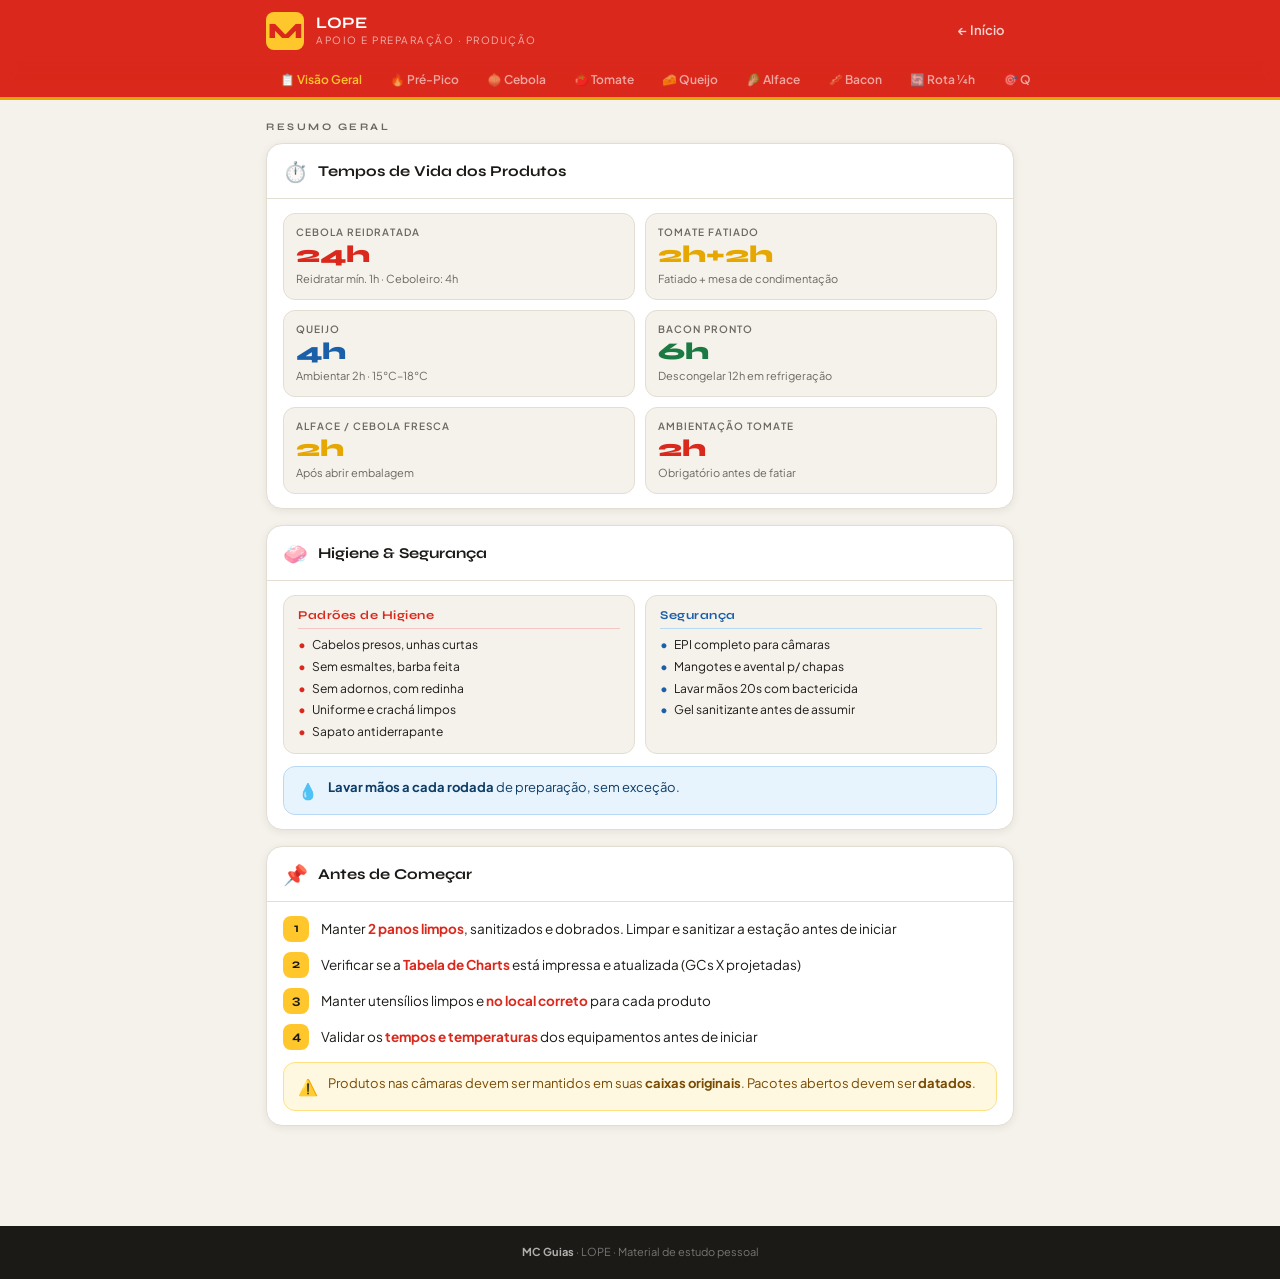
<file: pages/lope.html>
<!DOCTYPE html>
<html lang="pt-BR">
<head>
  <meta charset="UTF-8">
  <meta name="viewport" content="width=device-width, initial-scale=1.0">
  <title>LOPE — MC Guias</title>
  <link rel="preconnect" href="https://fonts.googleapis.com">
  <link href="https://fonts.googleapis.com/css2?family=Syne:wght@700;800&family=Plus+Jakarta+Sans:wght@400;500;600;700&display=swap" rel="stylesheet">
  <link rel="stylesheet" href="../css/styles.css">
</head>
<body data-page="lope">

  <!-- Navbar -->
  <nav class="navbar">
    <div class="navbar-inner">
      <a class="navbar-logo" href="../index.html">M</a>
      <div class="navbar-brand">
        <h1>LOPE</h1>
        <p>Apoio e Preparação · Produção</p>
      </div>
      <a href="../index.html" class="navbar-back">← Início</a>
    </div>
  </nav>

  <!-- Tabs -->
  <div class="page-tabs">
    <div class="page-tabs-inner">
      <button class="tab-btn active" data-tab="visao">📋 Visão Geral</button>
      <button class="tab-btn" data-tab="prepico">🔥 Pré-Pico</button>
      <button class="tab-btn" data-tab="cebola">🧅 Cebola</button>
      <button class="tab-btn" data-tab="tomate">🍅 Tomate</button>
      <button class="tab-btn" data-tab="queijo">🧀 Queijo</button>
      <button class="tab-btn" data-tab="alface">🥬 Alface</button>
      <button class="tab-btn" data-tab="bacon">🥓 Bacon</button>
      <button class="tab-btn" data-tab="rota">🔄 Rota ¼h</button>
      <button class="tab-btn" data-tab="quiz">🎯 Quiz</button>
    </div>
  </div>

  <div class="page-content">

    <!-- ===== VISÃO GERAL ===== -->
    <div class="tab-panel active" id="panel-visao">
      <div class="section-label">Resumo Geral</div>

      <div class="card">
        <div class="card-head"><div class="card-head-icon">⏱️</div><h2>Tempos de Vida dos Produtos</h2></div>
        <div class="card-body">
          <div class="grid-2">
            <div class="stat-box"><div class="stat-label">Cebola reidratada</div><div class="stat-value">24h</div><div class="stat-sub">Reidratar mín. 1h · Ceboleiro: 4h</div></div>
            <div class="stat-box yellow"><div class="stat-label">Tomate fatiado</div><div class="stat-value">2h+2h</div><div class="stat-sub">Fatiado + mesa de condimentação</div></div>
            <div class="stat-box blue"><div class="stat-label">Queijo</div><div class="stat-value">4h</div><div class="stat-sub">Ambientar 2h · 15°C–18°C</div></div>
            <div class="stat-box green"><div class="stat-label">Bacon pronto</div><div class="stat-value">6h</div><div class="stat-sub">Descongelar 12h em refrigeração</div></div>
            <div class="stat-box yellow"><div class="stat-label">Alface / Cebola fresca</div><div class="stat-value">2h</div><div class="stat-sub">Após abrir embalagem</div></div>
            <div class="stat-box"><div class="stat-label">Ambientação Tomate</div><div class="stat-value">2h</div><div class="stat-sub">Obrigatório antes de fatiar</div></div>
          </div>
        </div>
      </div>

      <div class="card">
        <div class="card-head"><div class="card-head-icon">🧼</div><h2>Higiene & Segurança</h2></div>
        <div class="card-body">
          <div class="two-col">
            <div class="info-block">
              <h3 class="red">Padrões de Higiene</h3>
              <ul>
                <li>Cabelos presos, unhas curtas</li>
                <li>Sem esmaltes, barba feita</li>
                <li>Sem adornos, com redinha</li>
                <li>Uniforme e crachá limpos</li>
                <li>Sapato antiderrapante</li>
              </ul>
            </div>
            <div class="info-block">
              <h3 class="blue">Segurança</h3>
              <ul>
                <li class="blue">EPI completo para câmaras</li>
                <li class="blue">Mangotes e avental p/ chapas</li>
                <li class="blue">Lavar mãos 20s com bactericida</li>
                <li class="blue">Gel sanitizante antes de assumir</li>
              </ul>
            </div>
          </div>
          <div class="alert info">
            <div class="alert-icon">💧</div>
            <div><strong>Lavar mãos a cada rodada</strong> de preparação, sem exceção.</div>
          </div>
        </div>
      </div>

      <div class="card">
        <div class="card-head"><div class="card-head-icon">📌</div><h2>Antes de Começar</h2></div>
        <div class="card-body">
          <div class="steps">
            <div class="step"><div class="step-num y">1</div><div class="step-text">Manter <strong>2 panos limpos</strong>, sanitizados e dobrados. Limpar e sanitizar a estação antes de iniciar</div></div>
            <div class="step"><div class="step-num y">2</div><div class="step-text">Verificar se a <strong>Tabela de Charts</strong> está impressa e atualizada (GCs X projetadas)</div></div>
            <div class="step"><div class="step-num y">3</div><div class="step-text">Manter utensílios limpos e <strong>no local correto</strong> para cada produto</div></div>
            <div class="step"><div class="step-num y">4</div><div class="step-text">Validar os <strong>tempos e temperaturas</strong> dos equipamentos antes de iniciar</div></div>
          </div>
          <div class="alert warn">
            <div class="alert-icon">⚠️</div>
            <div>Produtos nas câmaras devem ser mantidos em suas <strong>caixas originais</strong>. Pacotes abertos devem ser <strong>datados</strong>.</div>
          </div>
        </div>
      </div>
    </div>

    <!-- ===== PRÉ-PICO ===== -->
    <div class="tab-panel" id="panel-prepico">
      <div class="section-label">Preparação / Pré-Pico</div>

      <div class="card">
        <div class="card-head"><div class="card-head-icon">✅</div><h2>Checklist Pré-Pico</h2><div class="badge badge-yellow">Marque cada item</div></div>
        <div class="card-body">
          <div class="check-cat">🍅 Tomate</div>
          <div class="checklist" style="margin-top:6px;">
            <label class="check-item"><input type="checkbox"> Sanitizar tomates de 10 a 15 min usando a tabela de chart para 2h</label>
            <label class="check-item"><input type="checkbox"> Preparar os tomates para ambientação de 2h</label>
          </div>
          <div class="check-cat" style="margin-top:12px;">🧀 Queijo</div>
          <div class="checklist" style="margin-top:6px;">
            <label class="check-item"><input type="checkbox"> Preparar queijos cheddar e ementhal para ambientar usando a tabela de chart</label>
          </div>
          <div class="check-cat" style="margin-top:12px;">🧅 Cebola</div>
          <div class="checklist" style="margin-top:6px;">
            <label class="check-item"><input type="checkbox"> Preparar cebola reidratada</label>
            <label class="check-item"><input type="checkbox"> Drenar a cebola reidratada</label>
            <label class="check-item"><input type="checkbox"> Preparar ceboleiros e deixar na câmara de resfriado</label>
          </div>
          <div class="check-cat" style="margin-top:12px;">🥫 Molhos & Estoque</div>
          <div class="checklist" style="margin-top:6px;">
            <label class="check-item"><input type="checkbox"> Preparar molhos refrigerados para ambientar usando a tabela de chart</label>
            <label class="check-item"><input type="checkbox"> Estocar carnes brancas, vermelhas, tortas e batatas</label>
            <label class="check-item"><input type="checkbox"> Estocar molhos, tubos recarregáveis e FIFOs</label>
            <label class="check-item"><input type="checkbox"> Estocar os pães</label>
          </div>
          <div class="check-cat" style="margin-top:12px;">🥬 Alface & Suco</div>
          <div class="checklist" style="margin-top:6px;">
            <label class="check-item"><input type="checkbox"> Preparar cubas de alface/cebola fresca usando a tabela de chart</label>
            <label class="check-item"><input type="checkbox"> Estocar sucos, gelo e bebida láctea</label>
          </div>
          <div class="check-cat" style="margin-top:12px;">🥓 Final</div>
          <div class="checklist" style="margin-top:6px;">
            <label class="check-item"><input type="checkbox"> Fatiar tomates sanitizados para 2h usando a tabela de chart</label>
            <label class="check-item"><input type="checkbox"> Preparar lâminas de bacon para 6h usando a tabela de chart</label>
            <label class="check-item"><input type="checkbox"> Preparar o bacon na chapa para 6h usando a tabela de chart</label>
          </div>
        </div>
      </div>

      <div class="alert warn">
        <div class="alert-icon">⚠️</div>
        <div>Pacotes abertos devem ser <strong>datados</strong> e mantidos em suas caixas originais.</div>
      </div>
    </div>

    <!-- ===== CEBOLA ===== -->
    <div class="tab-panel" id="panel-cebola">
      <div class="section-label">Cebola Reidratada</div>

      <div class="card">
        <div class="card-head"><div class="card-head-icon">💧</div><h2>Hidratação da Cebola</h2></div>
        <div class="card-body">
          <div class="steps">
            <div class="step"><div class="step-num">1</div><div class="step-text">Despejar no recipiente o conteúdo de <strong>1 pacote de cebola desidratada</strong></div></div>
            <div class="step"><div class="step-num">2</div><div class="step-text">Encher com <strong>água fria (1°C a 4°C)</strong> da máquina de suco, deixando margem de <strong>3 cm da borda</strong></div></div>
            <div class="step"><div class="step-num">3</div><div class="step-text">Colocar etiqueta de <strong>24h</strong> e levar ao refrigerador por no mínimo <strong>1 hora</strong></div></div>
          </div>
          <div class="alert info"><div class="alert-icon">💡</div><div>Quanto mais tempo hidratando, <strong>melhor a qualidade</strong>. Realizar a drenagem somente no momento de utilização.</div></div>
        </div>
      </div>

      <div class="card">
        <div class="card-head"><div class="card-head-icon">🔧</div><h2>Preparação da Cebola</h2><div class="badge badge-yellow">Antes de usar</div></div>
        <div class="card-body">
          <div class="steps">
            <div class="step"><div class="step-num y">4</div><div class="step-text">Despejar o conteúdo no <strong>filtro de aço inoxidável</strong></div></div>
            <div class="step"><div class="step-num y">5</div><div class="step-text">Deixar a água escorrer bem por <strong>20" a 30"</strong>. Certificar que foi bem drenado</div></div>
            <div class="step"><div class="step-num y">6</div><div class="step-text">Colocar o filtro sobre a cuba e realizar a <strong>estocagem</strong></div></div>
          </div>
          <div class="alert danger"><div class="alert-icon">⚠️</div><div>Os pedaços de cebola reidratada devem ser <strong>grossos e brancos</strong>. Caso contrário, verificar temperatura da água (1°C–4°C).</div></div>
        </div>
      </div>

      <div class="card">
        <div class="card-head"><div class="card-head-icon">🏪</div><h2>Ceboleiro — Best Burger</h2><div class="badge badge-red">Best Burger</div></div>
        <div class="card-body">
          <div class="steps">
            <div class="step"><div class="step-num b">7</div><div class="step-text">Reabastecer os dispensadores com concha até a <strong>linha de abastecimento</strong>. Rosquear a tampa até ouvir um clique</div></div>
            <div class="step"><div class="step-num b">8</div><div class="step-text">Colocar todos no suporte dentro de um recipiente com tampa. Etiquetar com a <strong>mesma data e horário da preparação</strong>. Guardar na câmara respeitando o limite de <strong>24h</strong></div></div>
            <div class="step"><div class="step-num b">9</div><div class="step-text">Para estocagem na chapa: retirar o dispensador da câmara, posicionar sobre a chapa e marcar o <strong>tempo de vida de 4 horas</strong></div></div>
          </div>
          <div class="grid-3" style="margin-top:4px;">
            <div class="stat-box"><div class="stat-label">Vida útil</div><div class="stat-value">24h</div></div>
            <div class="stat-box yellow"><div class="stat-label">Reidratação mín.</div><div class="stat-value">1h</div></div>
            <div class="stat-box blue"><div class="stat-label">No ceboleiro</div><div class="stat-value">4h</div></div>
          </div>
        </div>
      </div>
    </div>

    <!-- ===== TOMATE ===== -->
    <div class="tab-panel" id="panel-tomate">
      <div class="section-label">Tomate Fatiado</div>

      <div class="card">
        <div class="card-head"><div class="card-head-icon">🧪</div><h2>Sanitização e Ambientação</h2><div class="badge badge-red">Obrigatório</div></div>
        <div class="card-body">
          <div class="alert danger" ><div class="alert-icon">🚫</div><div>É necessário <strong>SANITIZAR e AMBIENTAR</strong> todos os tomates antes de fatiar.</div></div>
          <div class="steps">
            <div class="step"><div class="step-num">1</div><div class="step-text">No balde branco, selecionar a quantidade conforme <strong>tabela de chart</strong>. Anotar a data no relógio de controle</div></div>
            <div class="step"><div class="step-num">2</div><div class="step-text">Encher com <strong>CHLORINE SANITIZER BB5L</strong> até cobrir todos. Deixar de molho por <strong>10 a 15 minutos</strong></div></div>
            <div class="step"><div class="step-num y">3</div><div class="step-text">Enxaguar <strong>um a um esfregando com as mãos</strong> em água corrente na área do Back Room</div></div>
            <div class="step"><div class="step-num y">4</div><div class="step-text">Organizar na cuba branca para ambientação de no <strong>mínimo 2 horas</strong></div></div>
          </div>
        </div>
      </div>

      <div class="card">
        <div class="card-head"><div class="card-head-icon">🔪</div><h2>Procedimento para Fatiar</h2></div>
        <div class="card-body">
          <div class="steps">
            <div class="step"><div class="step-num g">1</div><div class="step-text">Posicionar o tomate no fatiador com o <strong>olho para baixo</strong>. Empurrar de uma só vez</div></div>
            <div class="step"><div class="step-num g">2</div><div class="step-text"><strong>Selecionar e descartar</strong> as fatias das pontas que não contêm sementes</div></div>
            <div class="step"><div class="step-num g">3</div><div class="step-text">Colocar na cuba branca com divisórias. Marcar tempo de vida de <strong>2 horas</strong></div></div>
            <div class="step"><div class="step-num g">4</div><div class="step-text">Estocar na cuba com dreno na <strong>mesa de condimentação</strong></div></div>
          </div>
          <div class="alert danger"><div class="alert-icon">🚫</div><div>Tomates após ambientados e fatiados <strong>NÃO podem retornar</strong> para câmara de resfriados.</div></div>
          <div class="grid-3">
            <div class="stat-box"><div class="stat-label">Sanitização</div><div class="stat-value">15min</div></div>
            <div class="stat-box yellow"><div class="stat-label">Ambientação</div><div class="stat-value">2h</div></div>
            <div class="stat-box green"><div class="stat-label">Fatiado (vida útil)</div><div class="stat-value">2h</div></div>
          </div>
        </div>
      </div>
    </div>

    <!-- ===== QUEIJO ===== -->
    <div class="tab-panel" id="panel-queijo">
      <div class="section-label">Queijo Cheddar / Ementhal</div>

      <div class="card">
        <div class="card-head"><div class="card-head-icon">🧀</div><h2>Preparação do Queijo</h2><div class="badge badge-yellow">PEPS</div></div>
        <div class="card-body">
          <div class="steps">
            <div class="step"><div class="step-num">1</div><div class="step-text">Separar a <strong>cuba limpa e sanitizada</strong></div></div>
            <div class="step"><div class="step-num">2</div><div class="step-text">Conforme a <strong>tabela de charts</strong>, retirar a barra e posicionar na mesa de preparação</div></div>
            <div class="step"><div class="step-num">3</div><div class="step-text">Separar o bloco <strong>ao meio (20 fatias)</strong> e posicionar em <strong>linha vertical</strong> na cuba</div></div>
            <div class="step"><div class="step-num y">4</div><div class="step-text">Anotar o <strong>tempo de vida primário</strong> (data da caixa) e secundário <strong>(+2h para uso)</strong> com caneta piloto</div></div>
            <div class="step"><div class="step-num y">5</div><div class="step-text">Estocar na mesa de condimentação por blocos <strong>(20 fatias em 20 fatias)</strong>, rotação <strong>PEPS</strong></div></div>
          </div>
          <div class="grid-3">
            <div class="stat-box blue"><div class="stat-label">Temperatura</div><div class="stat-value">15–18°C</div></div>
            <div class="stat-box yellow"><div class="stat-label">Ideal</div><div class="stat-value">17,5°C</div></div>
            <div class="stat-box"><div class="stat-label">Ambientação</div><div class="stat-value">2h</div></div>
          </div>
        </div>
      </div>

      <div class="card">
        <div class="card-head"><div class="card-head-icon">📊</div><h2>Tabela — Quantidade por Hora</h2></div>
        <div class="card-body">
          <table class="data-table">
            <tr><th>Hora Retirada</th><th>Hora p/ Uso</th><th>Hora Vencimento</th><th>Qtd. Fatias</th></tr>
            <tr><td>10:00</td><td>12:00 (30 GCs)</td><td>14:00</td><td><strong>40 unid.</strong></td></tr>
            <tr><td>11:00</td><td>13:00 (60 GCs)</td><td>15:00</td><td><strong>80 unid.</strong></td></tr>
            <tr><td>12:00</td><td>14:00 (100 GCs)</td><td>16:00</td><td><strong>120 unid.</strong></td></tr>
          </table>
        </div>
      </div>
    </div>

    <!-- ===== ALFACE ===== -->
    <div class="tab-panel" id="panel-alface">
      <div class="section-label">Alface / Cebola Fresca</div>

      <div class="card">
        <div class="card-head"><div class="card-head-icon">📦</div><h2>Quantidade de Cubas por Pacote</h2></div>
        <div class="card-body">
          <table class="data-table">
            <tr><th>Produto</th><th>Cubas Rasas (250g)</th><th>Cubas Médias (500g)</th></tr>
            <tr><td>1 pacote Alface</td><td><strong>8 cubas</strong></td><td><strong>4 cubas</strong></td></tr>
            <tr><td>1 pacote Cebola</td><td><strong>10 cubas</strong></td><td>—</td></tr>
          </table>
          <div class="pill-row">
            <div class="pill yellow">⬇️ Baixo movimento → Cubas rasas</div>
            <div class="pill red">🔥 Hora pico → Cubas médias (alface)</div>
          </div>
        </div>
      </div>

      <div class="card">
        <div class="card-head"><div class="card-head-icon">📋</div><h2>Procedimento de Preparação</h2></div>
        <div class="card-body">
          <div class="steps">
            <div class="step"><div class="step-num">1</div><div class="step-text">Separar cubas limpas e sanitizadas conforme o horário (rasas ou médias)</div></div>
            <div class="step"><div class="step-num">2</div><div class="step-text">Conforme a <strong>tabela de charts</strong>, retirar o pacote da câmara</div></div>
            <div class="step"><div class="step-num">3</div><div class="step-text">Preparar as cubas para uso (<strong>hora fechada</strong>). Anotar o tempo de vida de <strong>2h</strong> em cada cuba</div></div>
            <div class="step"><div class="step-num y">4</div><div class="step-text">Colocar as cubas no <strong>refrigerador da mesa de condimentação</strong></div></div>
            <div class="step"><div class="step-num y">5</div><div class="step-text">Se não utilizou o pacote inteiro, retornar à câmara com etiqueta de <strong>24h alface / 24h cebola</strong></div></div>
          </div>
          <div class="highlight">✏️ Horário de retirada + 2h = vencimento<br>Ex.: Retirada 10:00 → Vencimento 12:00</div>
          <div class="alert warn"><div class="alert-icon">🙌</div><div>Após preparação das cubas, é <strong>obrigatório lavar e sanitizar as mãos</strong>.</div></div>
        </div>
      </div>
    </div>

    <!-- ===== BACON ===== -->
    <div class="tab-panel" id="panel-bacon">
      <div class="section-label">Bacon</div>

      <div class="card">
        <div class="card-head"><div class="card-head-icon">⚙️</div><h2>Equipamento & Produto</h2></div>
        <div class="card-body">
          <div class="grid-2">
            <div class="stat-box"><div class="stat-label">Temp. inferior</div><div class="stat-value">177°C</div></div>
            <div class="stat-box"><div class="stat-label">Temp. superior</div><div class="stat-value">218°C</div></div>
            <div class="stat-box yellow"><div class="stat-label">Cocção · GAP</div><div class="stat-value">40s · 90</div></div>
            <div class="stat-box green"><div class="stat-label">Validade pronto</div><div class="stat-value">6h</div></div>
          </div>
          <div class="pill-row">
            <div class="pill red">2 platens → 8 fatias/lâmina</div>
            <div class="pill red">3 platens → 6 fatias/lâmina</div>
            <div class="pill green">Ambientação: 12h em refrigeração</div>
          </div>
        </div>
      </div>

      <div class="card">
        <div class="card-head"><div class="card-head-icon">🥓</div><h2>Procedimento de Preparo</h2></div>
        <div class="card-body">
          <div class="steps">
            <div class="step"><div class="step-num">1</div><div class="step-text">Separar a quantidade para <strong>6 horas</strong> conforme tabela de chart. Abrir com <strong>tesoura sem ponta</strong>. Colocar em lâmina de produção na bandeja de inox</div></div>
            <div class="step"><div class="step-num">2</div><div class="step-text">Certificar cocção de <strong>40s e GAP 90</strong>. Posicionar a bandeja na borda da chapa</div></div>
            <div class="step"><div class="step-num">3</div><div class="step-text">Ativar fatias <strong>de uma única vez</strong>. Abaixar o platen acionando o timer. <strong>Sanitizar as mãos imediatamente</strong></div></div>
            <div class="step"><div class="step-num y">4</div><div class="step-text">Ao finalizar, colocar o <strong>vencimento de 6h</strong> na placa. Posicionar bacons no rack partidos ao meio</div></div>
            <div class="step"><div class="step-num y">5</div><div class="step-text"><strong>Lavar os utensílios</strong>: espátulas, raspadores, rodinho e platen</div></div>
          </div>
        </div>
      </div>
    </div>

    <!-- ===== ROTA ===== -->
    <div class="tab-panel" id="panel-rota">
      <div class="section-label">Operação — Rota por ¼ de Hora</div>

      <div class="alert info"><div class="alert-icon">🔄</div><div>Seguir esta rota a cada <strong>15 minutos</strong> durante toda a operação.</div></div>

      <div class="rota-block">
        <div class="rota-head c1">⏱️ 1ª Rodada — 15 min <span class="rota-timer">Início do turno</span></div>
        <div class="rota-items">
          <div class="rota-item"><div class="rota-dot"></div>Estocar mesa de condimentação</div>
          <div class="rota-item"><div class="rota-dot"></div>Estocar o <strong>ceboleiro</strong> na área da chapa</div>
          <div class="rota-item"><div class="rota-dot"></div>Estocar pães</div>
          <div class="rota-item"><div class="rota-dot"></div>Estocar carnes brancas e vermelhas</div>
          <div class="rota-item"><div class="rota-dot"></div>Estocar tortas e batatas</div>
          <div class="rota-item"><div class="rota-dot"></div>Passar esfregão no chão da cozinha</div>
        </div>
      </div>

      <div class="rota-block">
        <div class="rota-head c2">⏱️ 2ª Rodada — 30 min <span class="rota-timer">15 min depois</span></div>
        <div class="rota-items">
          <div class="rota-item"><div class="rota-dot"></div>Preparar os <strong>tomates</strong> para sanitização de 10–15 min antes de fatiar</div>
          <div class="rota-item"><div class="rota-dot"></div>Fazer <strong>esquema 3 cubas</strong></div>
          <div class="rota-item"><div class="rota-dot"></div>Verificar estocagem da mesa de condimentação</div>
          <div class="rota-item"><div class="rota-dot"></div>Verificar estocagem do ceboleiro na área da chapa</div>
          <div class="rota-item"><div class="rota-dot"></div>Verificar estocagem de sucos e bebida láctea do balcão</div>
        </div>
      </div>

      <div class="rota-block">
        <div class="rota-head c3">⏱️ 3ª Rodada — 45 min <span class="rota-timer">30 min depois</span></div>
        <div class="rota-items">
          <div class="rota-item"><div class="rota-dot"></div>Verificar estocagem de carnes brancas e vermelhas</div>
          <div class="rota-item"><div class="rota-dot"></div>Verificar estocagem do ceboleiro na área da chapa</div>
          <div class="rota-item"><div class="rota-dot"></div>Verificar estocagem dos pães</div>
          <div class="rota-item"><div class="rota-dot"></div><strong>Fatiar tomates</strong> de acordo com a tabela de chart para 2h</div>
          <div class="rota-item"><div class="rota-dot"></div>Lavar e sanitizar as cubas de alface/cebola fresca</div>
        </div>
      </div>

      <div class="rota-block">
        <div class="rota-head c4">⏱️ 4ª Rodada — 60 min <span class="rota-timer">45 min depois</span></div>
        <div class="rota-items">
          <div class="rota-item"><div class="rota-dot"></div>Verificar estocagem da mesa de condimentação</div>
          <div class="rota-item"><div class="rota-dot"></div>Verificar estocagem do ceboleiro na área da chapa</div>
          <div class="rota-item"><div class="rota-dot"></div>Preparar <strong>cubas de alface/cebola</strong> para próxima hora</div>
          <div class="rota-item"><div class="rota-dot"></div>Preparar <strong>queijos/cheddar e ementhal</strong> usando a tabela de chart</div>
          <div class="rota-item"><div class="rota-dot"></div>Passar esfregão no chão da cozinha</div>
        </div>
      </div>

      <div class="alert danger"><div class="alert-icon">🙌</div><div><strong>IMPORTANTE:</strong> Lavar e sanitizar as mãos a cada rodada de preparação.</div></div>
    </div>

    <!-- ===== QUIZ ===== -->
    <div class="tab-panel" id="panel-quiz">
      <div class="section-label">Simulado</div>
      <div class="card">
        <div class="card-head"><div class="card-head-icon">🎯</div><h2>Quiz — LOPE</h2><div class="badge badge-yellow">12 perguntas</div></div>
        <div class="card-body">
          <div id="quiz-app"></div>
        </div>
      </div>
    </div>

  </div><!-- /page-content -->

  <footer class="site-footer">
    <strong>MC Guias</strong> · LOPE · Material de estudo pessoal
  </footer>

  <script src="../js/main.js"></script>
  <script>
    const QUIZ_LOPE = [
      { category: "⏱️ Tempos de Vida", question: "Qual o tempo de vida útil do tomate fatiado na mesa de condimentação?", options: ["1 hora", "2 horas", "4 horas", "6 horas"], answer: "2 horas", explanation: "O tomate fatiado tem vida útil de 2 horas na mesa de condimentação." },
      { category: "⏱️ Tempos de Vida", question: "Qual é o tempo mínimo de reidratação da cebola?", options: ["30 minutos", "1 hora", "2 horas", "4 horas"], answer: "1 hora", explanation: "A cebola deve ser reidratada por no mínimo 1 hora. Quanto mais tempo, melhor a qualidade." },
      { category: "⏱️ Tempos de Vida", question: "Por quanto tempo o ceboleiro Best Burger pode ficar na chapa?", options: ["2 horas", "3 horas", "4 horas", "6 horas"], answer: "4 horas", explanation: "O ceboleiro Best Burger tem vida útil de 4 horas na área da chapa." },
      { category: "⏱️ Tempos de Vida", question: "Qual é a validade da cebola reidratada?", options: ["6 horas", "12 horas", "24 horas", "48 horas"], answer: "24 horas", explanation: "A cebola reidratada tem validade de 24 horas." },
      { category: "🍅 Tomate", question: "Qual produto é usado para sanitizar os tomates?", options: ["Água com sal", "CHLORINE SANITIZER BB5L", "Álcool 70%", "Água quente"], answer: "CHLORINE SANITIZER BB5L", explanation: "Os tomates devem ser sanitizados com CHLORINE SANITIZER BB5L por 10 a 15 minutos." },
      { category: "🍅 Tomate", question: "Por quanto tempo o tomate deve ser ambientado antes de ser fatiado?", options: ["30 minutos", "1 hora", "2 horas", "4 horas"], answer: "2 horas", explanation: "O tomate precisa de no mínimo 2 horas de ambientação antes de ser fatiado." },
      { category: "🍅 Tomate", question: "Após fatiado e ambientado, o tomate pode retornar para a câmara?", options: ["Sim, por até 2 horas", "Sim, se dentro do prazo", "Não, nunca", "Sim, se embalado"], answer: "Não, nunca", explanation: "Tomates após ambientados e fatiados NÃO podem retornar para câmara de resfriados." },
      { category: "🧀 Queijo", question: "Qual é a temperatura ideal do queijo para uso?", options: ["10°C", "13°C", "17,5°C", "22°C"], answer: "17,5°C", explanation: "A temperatura ideal do queijo é 17,5°C (entre 15°C e 18°C)." },
      { category: "🧀 Queijo", question: "Como o queijo deve ser separado no bloco?", options: ["10 fatias", "15 fatias", "20 fatias", "25 fatias"], answer: "20 fatias", explanation: "O queijo deve ser separado ao meio com 20 fatias por bloco, posicionado em linha vertical." },
      { category: "🥬 Alface", question: "Quantas cubas rasas rende 1 pacote de alface?", options: ["4 cubas", "6 cubas", "8 cubas", "10 cubas"], answer: "8 cubas", explanation: "1 pacote de alface rende 8 cubas rasas (250g) ou 4 cubas médias (500g)." },
      { category: "🧅 Cebola", question: "Em que temperatura deve estar a água para reidratação da cebola?", options: ["0°C a 2°C", "1°C a 4°C", "5°C a 8°C", "10°C a 15°C"], answer: "1°C a 4°C", explanation: "A água para reidratação deve estar entre 1°C e 4°C (água fria da máquina de suco)." },
      { category: "🔄 Rota", question: "A cada quantos minutos o LOPE deve seguir a rota de operação?", options: ["5 minutos", "10 minutos", "15 minutos", "30 minutos"], answer: "15 minutos", explanation: "O LOPE deve seguir a rota de operação a cada 15 minutos durante todo o turno." }
    ];

    document.addEventListener("DOMContentLoaded", () => {
      const quizPanel = document.getElementById("panel-quiz");
      const observer = new MutationObserver(() => {
        if (quizPanel.classList.contains("active")) {
          initQuiz(QUIZ_LOPE);
          observer.disconnect();
        }
      });
      observer.observe(quizPanel, { attributes: true, attributeFilter: ["class"] });
      if (quizPanel.classList.contains("active")) initQuiz(QUIZ_LOPE);
    });
  </script>
</body>
</html>
</file>
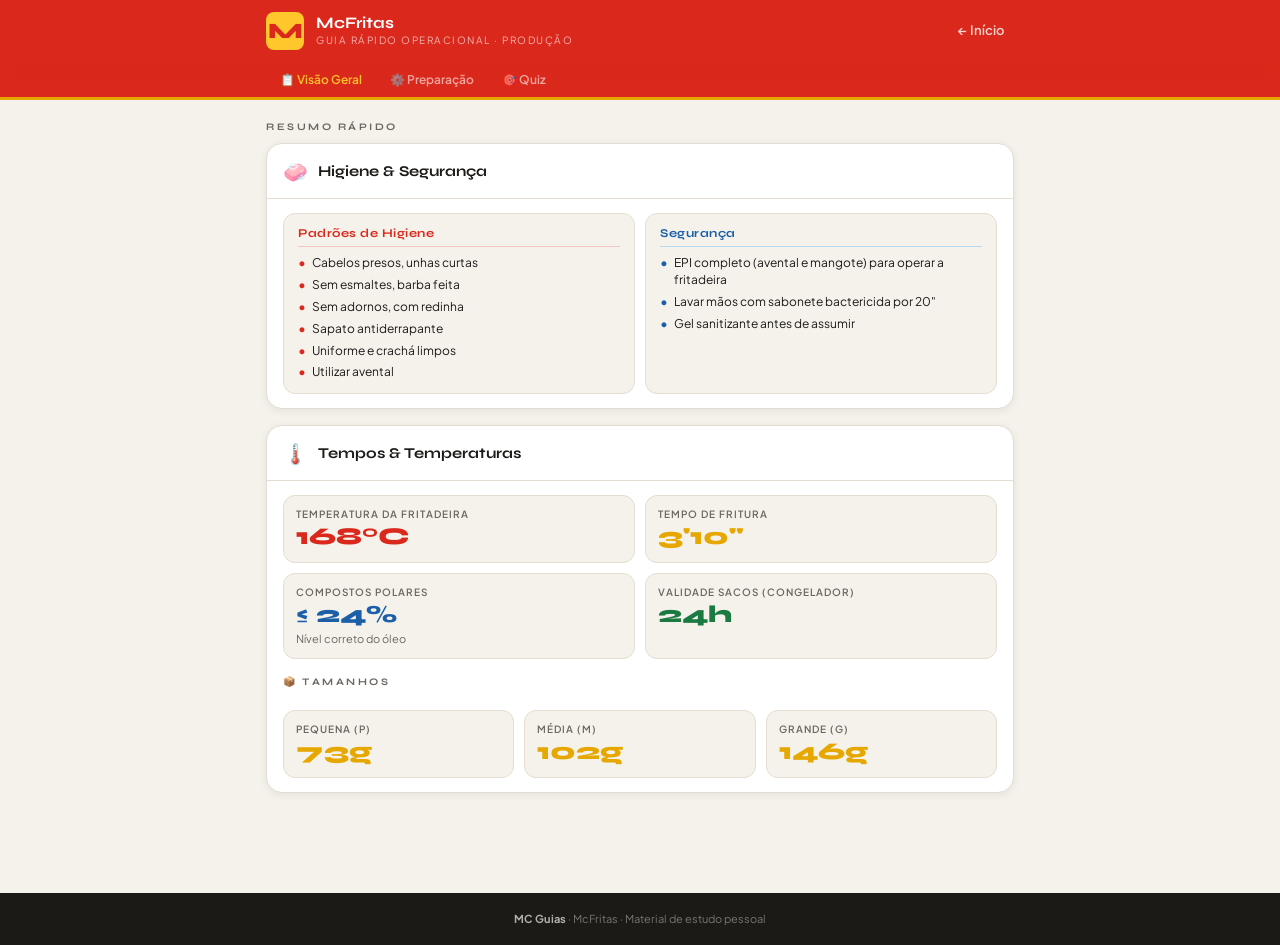
<file: pages/mcfritas.html>
<!DOCTYPE html>
<html lang="pt-BR">
<head>
  <meta charset="UTF-8">
  <meta name="viewport" content="width=device-width, initial-scale=1.0">
  <title>McFritas — MC Guias</title>
  <link rel="preconnect" href="https://fonts.googleapis.com">
  <link href="https://fonts.googleapis.com/css2?family=Syne:wght@700;800&family=Plus+Jakarta+Sans:wght@400;500;600;700&display=swap" rel="stylesheet">
  <link rel="stylesheet" href="../css/styles.css">
</head>
<body data-page="mcfritas">

  <nav class="navbar">
    <div class="navbar-inner">
      <a class="navbar-logo" href="../index.html">M</a>
      <div class="navbar-brand">
        <h1>McFritas</h1>
        <p>Guia Rápido Operacional · Produção</p>
      </div>
      <a href="../index.html" class="navbar-back">← Início</a>
    </div>
  </nav>

  <div class="page-tabs">
    <div class="page-tabs-inner">
      <button class="tab-btn active" data-tab="visao">📋 Visão Geral</button>
      <button class="tab-btn" data-tab="preparacao">⚙️ Preparação</button>
      <button class="tab-btn" data-tab="quiz">🎯 Quiz</button>
    </div>
  </div>

  <div class="page-content">

    <!-- ===== VISÃO GERAL ===== -->
    <div class="tab-panel active" id="panel-visao">
      <div class="section-label">Resumo Rápido</div>

      <div class="card">
        <div class="card-head"><div class="card-head-icon">🧼</div><h2>Higiene & Segurança</h2></div>
        <div class="card-body">
          <div class="two-col">
            <div class="info-block">
              <h3 class="red">Padrões de Higiene</h3>
              <ul>
                <li>Cabelos presos, unhas curtas</li>
                <li>Sem esmaltes, barba feita</li>
                <li>Sem adornos, com redinha</li>
                <li>Sapato antiderrapante</li>
                <li>Uniforme e crachá limpos</li>
                <li>Utilizar avental</li>
              </ul>
            </div>
            <div class="info-block">
              <h3 class="blue">Segurança</h3>
              <ul>
                <li class="blue">EPI completo (avental e mangote) para operar a fritadeira</li>
                <li class="blue">Lavar mãos com sabonete bactericida por 20"</li>
                <li class="blue">Gel sanitizante antes de assumir</li>
              </ul>
            </div>
          </div>
        </div>
      </div>

      <div class="card">
        <div class="card-head"><div class="card-head-icon">🌡️</div><h2>Tempos & Temperaturas</h2></div>
        <div class="card-body">
          <div class="grid-2">
            <div class="stat-box">
              <div class="stat-label">Temperatura da Fritadeira</div>
              <div class="stat-value">168°C</div>
            </div>
            <div class="stat-box yellow">
              <div class="stat-label">Tempo de Fritura</div>
              <div class="stat-value">3'10"</div>
            </div>
            <div class="stat-box blue">
              <div class="stat-label">Compostos Polares</div>
              <div class="stat-value">≤ 24%</div>
              <div class="stat-sub">Nível correto do óleo</div>
            </div>
            <div class="stat-box green">
              <div class="stat-label">Validade sacos (congelador)</div>
              <div class="stat-value">24h</div>
            </div>
          </div>

          <div class="section-label" style="margin-top:4px; margin-bottom:8px;">📦 Tamanhos</div>
          <div class="grid-3">
            <div class="stat-box yellow"><div class="stat-label">Pequena (P)</div><div class="stat-value">73g</div></div>
            <div class="stat-box yellow"><div class="stat-label">Média (M)</div><div class="stat-value">102g</div></div>
            <div class="stat-box yellow"><div class="stat-label">Grande (G)</div><div class="stat-value">146g</div></div>
          </div>
        </div>
      </div>
    </div>

    <!-- ===== PREPARAÇÃO ===== -->
    <div class="tab-panel" id="panel-preparacao">
      <div class="section-label">Preparação</div>

      <div class="card">
        <div class="card-head"><div class="card-head-icon">✅</div><h2>Checklist — Antes de Operar</h2></div>
        <div class="card-body">
          <div class="checklist">
            <label class="check-item"><input type="checkbox"> Estocar embalagens suficientes para o horário, organizadas conforme layout padrão</label>
            <label class="check-item"><input type="checkbox"> Estocar no congelador portátil ou encestadora a quantidade necessária de sacos de McFritas conforme tabela de níveis (validade: 24h)</label>
            <label class="check-item"><input type="checkbox"> Manter o nível adequado de óleo respeitando a <strong>segunda linha na cuba</strong>. Se necessário, repor comunicando o Gerente</label>
            <label class="check-item"><input type="checkbox"> Não utilizar óleo com sinais de decomposição. Manter a fritadeira <strong>tampada</strong> sempre que não estiver usando</label>
            <label class="check-item"><input type="checkbox"> Verificar o tempo e temperatura do equipamento: <strong>168°C · 3'10"</strong></label>
            <label class="check-item"><input type="checkbox"> Manter <strong>2 panos limpos</strong>, sanitizados e dobrados e o saleiro limpo, estocado e em perfeito funcionamento</label>
            <label class="check-item"><input type="checkbox"> Usar a <strong>peneira</strong> para remover os resíduos do óleo</label>
            <label class="check-item"><input type="checkbox"> Verificar tempos e temperaturas das fritadeiras</label>
          </div>
          <div class="alert warn">
            <div class="alert-icon">⚠️</div>
            <div>Os Compostos Polares devem ser iguais ou abaixo de <strong>24%</strong>. Verificar sempre antes de iniciar a operação.</div>
          </div>
        </div>
      </div>
    </div>

    <!-- ===== QUIZ ===== -->
    <div class="tab-panel" id="panel-quiz">
      <div class="section-label">Simulado</div>
      <div class="card">
        <div class="card-head"><div class="card-head-icon">🎯</div><h2>Quiz — McFritas</h2><div class="badge badge-yellow">8 perguntas</div></div>
        <div class="card-body"><div id="quiz-app"></div></div>
      </div>
    </div>

  </div>

  <footer class="site-footer">
    <strong>MC Guias</strong> · McFritas · Material de estudo pessoal
  </footer>

  <script src="../js/main.js"></script>
  <script>
    const QUIZ_MCFRITAS = [
      { category: "🌡️ Temperatura", question: "Qual a temperatura da fritadeira de McFritas?", options: ["155°C", "160°C", "168°C", "180°C"], answer: "168°C", explanation: "A fritadeira de McFritas opera a 168°C." },
      { category: "⏱️ Tempo", question: "Qual o tempo de fritura das McFritas?", options: ["2'30\"", "3'00\"", "3'10\"", "4'00\""], answer: "3'10\"", explanation: "O tempo de fritura das McFritas é 3 minutos e 10 segundos." },
      { category: "📦 Tamanhos", question: "Qual o peso da McFritas tamanho Médio?", options: ["73g", "95g", "102g", "146g"], answer: "102g", explanation: "McFritas P = 73g · M = 102g · G = 146g." },
      { category: "📦 Tamanhos", question: "Qual o peso da McFritas tamanho Grande?", options: ["73g", "102g", "120g", "146g"], answer: "146g", explanation: "McFritas P = 73g · M = 102g · G = 146g." },
      { category: "📦 Tamanhos", question: "Qual o peso da McFritas tamanho Pequeno?", options: ["50g", "65g", "73g", "85g"], answer: "73g", explanation: "McFritas P = 73g · M = 102g · G = 146g." },
      { category: "🛢️ Óleo", question: "Qual o limite máximo de Compostos Polares no óleo?", options: ["18%", "20%", "24%", "30%"], answer: "24%", explanation: "Os Compostos Polares devem ser iguais ou abaixo de 24%." },
      { category: "🛢️ Óleo", question: "Em qual linha da cuba deve ser mantido o nível de óleo?", options: ["Primeira linha", "Segunda linha", "Terceira linha", "Linha máxima"], answer: "Segunda linha", explanation: "O nível de óleo deve respeitar a segunda linha na cuba." },
      { category: "⏱️ Validade", question: "Qual a validade dos sacos de McFritas no congelador portátil?", options: ["6 horas", "12 horas", "24 horas", "48 horas"], answer: "24 horas", explanation: "Os sacos de McFritas no congelador portátil têm validade de 24 horas." }
    ];

    document.addEventListener("DOMContentLoaded", () => {
      const quizPanel = document.getElementById("panel-quiz");
      const observer = new MutationObserver(() => {
        if (quizPanel.classList.contains("active")) { initQuiz(QUIZ_MCFRITAS); observer.disconnect(); }
      });
      observer.observe(quizPanel, { attributes: true, attributeFilter: ["class"] });
      if (quizPanel.classList.contains("active")) initQuiz(QUIZ_MCFRITAS);
    });
  </script>
</body>
</html>
</file>
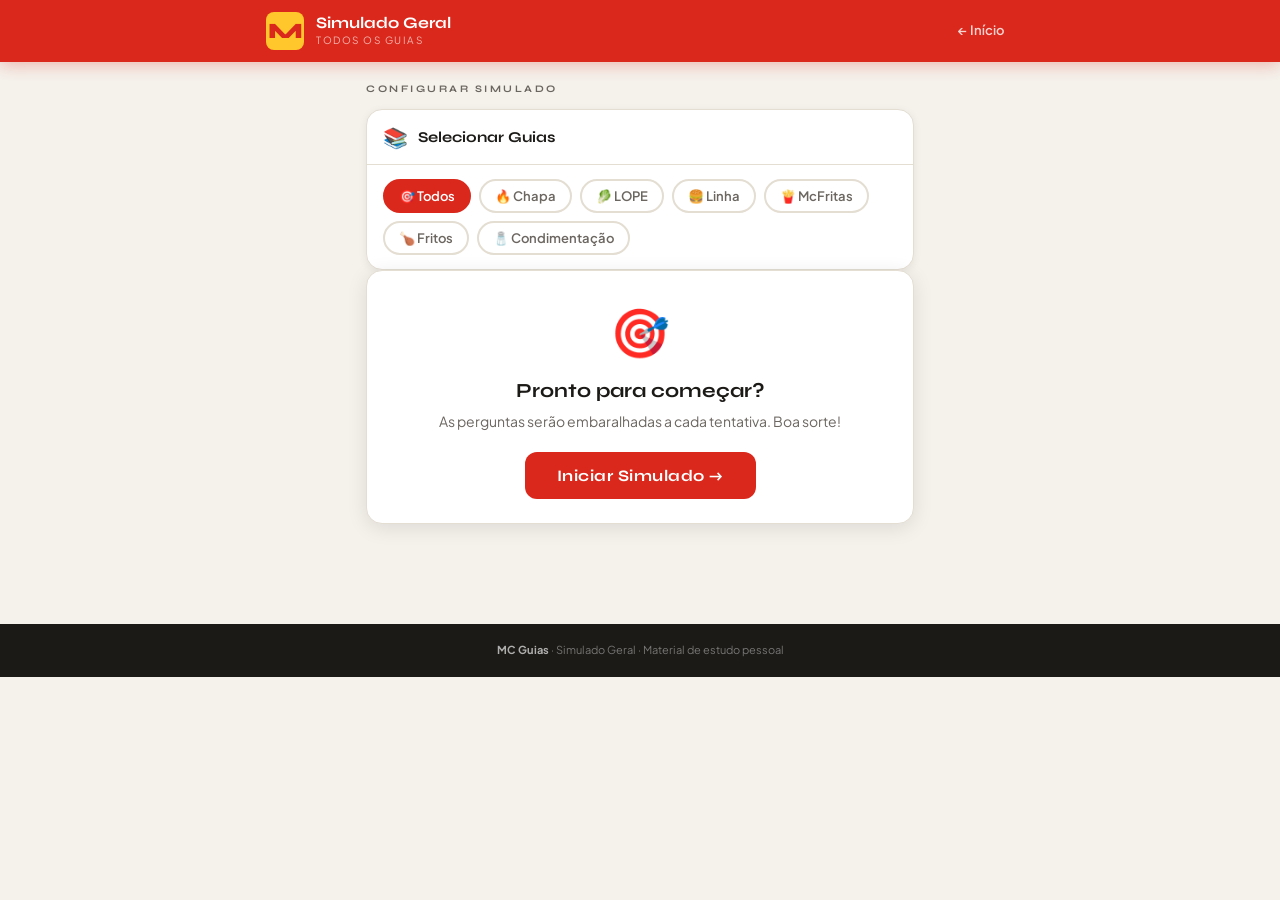
<file: pages/quiz.html>
<!DOCTYPE html>
<html lang="pt-BR">
<head>
  <meta charset="UTF-8">
  <meta name="viewport" content="width=device-width, initial-scale=1.0">
  <title>Simulado Geral — MC Guias</title>
  <link rel="preconnect" href="https://fonts.googleapis.com">
  <link href="https://fonts.googleapis.com/css2?family=Syne:wght@700;800&family=Plus+Jakarta+Sans:wght@400;500;600;700&display=swap" rel="stylesheet">
  <link rel="stylesheet" href="../css/styles.css">
  <style>
    .filter-row { display: flex; flex-wrap: wrap; gap: 8px; }
    .filter-btn {
      padding: 7px 14px;
      border-radius: 20px;
      font-size: 13px;
      font-weight: 600;
      font-family: var(--font-body);
      border: 2px solid var(--border);
      background: var(--card);
      color: var(--muted);
      cursor: pointer;
      transition: all 0.15s;
    }
    .filter-btn.active { background: var(--red); border-color: var(--red); color: white; }
    .filter-btn:hover:not(.active) { border-color: var(--red); color: var(--red); }
    .start-card {
      background: var(--card);
      border-radius: var(--radius-lg);
      border: 1.5px solid var(--border);
      padding: 24px 18px;
      text-align: center;
      box-shadow: var(--shadow-md);
    }
    .start-card h2 { font-size: 20px; margin: 12px 0 8px; }
    .start-card p  { font-size: 14px; color: var(--muted); margin-bottom: 20px; }
  </style>
</head>
<body data-page="quiz">

  <!-- Navbar -->
  <nav class="navbar">
    <div class="navbar-inner">
      <a class="navbar-logo" href="../index.html">M</a>
      <div class="navbar-brand">
        <h1>Simulado Geral</h1>
        <p>Todos os guias</p>
      </div>
      <a href="../index.html" class="navbar-back">← Início</a>
    </div>
  </nav>

  <div class="page-content" style="max-width:580px;">

    <!-- Filtros -->
    <div id="quiz-setup">
      <div class="section-label" style="margin-bottom:12px;">Configurar Simulado</div>

      <div class="card">
        <div class="card-head"><div class="card-head-icon">📚</div><h2>Selecionar Guias</h2></div>
        <div class="card-body">
          <div class="filter-row" id="filter-row">
            <button class="filter-btn active" data-guide="all">🎯 Todos</button>
            <button class="filter-btn" data-guide="chapa">🔥 Chapa</button>
            <button class="filter-btn" data-guide="lope">🥬 LOPE</button>
            <button class="filter-btn" data-guide="linha">🍔 Linha</button>
            <button class="filter-btn" data-guide="mcfritas">🍟 McFritas</button>
            <button class="filter-btn" data-guide="fritos">🍗 Fritos</button>
            <button class="filter-btn" data-guide="cond">🧂 Condimentação</button>
          </div>
        </div>
      </div>

      <div class="start-card">
        <div style="font-size:48px;">🎯</div>
        <h2>Pronto para começar?</h2>
        <p>As perguntas serão embaralhadas a cada tentativa. Boa sorte!</p>
        <button class="btn-primary" onclick="startQuiz()" style="font-size:16px;padding:14px 32px;">
          Iniciar Simulado →
        </button>
      </div>
    </div>

    <!-- Quiz App -->
    <div id="quiz-app" style="display:none;"></div>

  </div>

  <footer class="site-footer">
    <strong>MC Guias</strong> · Simulado Geral · Material de estudo pessoal
  </footer>

  <script src="../js/main.js"></script>
  <script>
    // ---- All questions pool --------------------------------
    const ALL_QUESTIONS = [
      // CHAPA
      { guide: "chapa", category: "🔥 Chapa · Temperaturas", question: "Qual é a temperatura da chapa inferior?", options: ["150°C", "177°C", "200°C", "218°C"], answer: "177°C", explanation: "A chapa inferior opera a 177°C." },
      { guide: "chapa", category: "🔥 Chapa · Temperaturas", question: "Qual é a temperatura da chapa superior?", options: ["177°C", "200°C", "218°C", "240°C"], answer: "218°C", explanation: "A chapa superior opera a 218°C." },
      { guide: "chapa", category: "🔥 Chapa · Temperaturas", question: "Qual a temperatura da UHC?", options: ["65°C", "72°C", "79°C", "85°C"], answer: "79°C", explanation: "A UHC opera a 79°C com vida útil de 10 minutos." },
      { guide: "chapa", category: "🔥 Chapa · UHC", question: "Qual é o tempo de vida útil dos produtos na UHC?", options: ["5 minutos", "10 minutos", "15 minutos", "20 minutos"], answer: "10 minutos", explanation: "Os produtos têm vida útil de 10 minutos na UHC." },
      { guide: "chapa", category: "🔥 Chapa · UHC", question: "Como devem ser removidas as carnes 4:1 para a UHC?", options: ["De 3 em 3", "De 2 em 2", "Uma a uma, sem empilhar", "Todas ao mesmo tempo"], answer: "Uma a uma, sem empilhar", explanation: "Carnes 4:1 são removidas uma a uma e não devem ser empilhadas." },
      { guide: "chapa", category: "🔥 Chapa · Carnes", question: "Qual é o limite máximo de carnes 10:1 por lote?", options: ["4 carnes", "6 carnes", "8 carnes", "10 carnes"], answer: "6 carnes", explanation: "O limite é de 6 carnes para o 10:1 por rodada." },
      { guide: "chapa", category: "🔥 Chapa · Carnes", question: "Em quanto tempo devem ser removidas todas as carnes?", options: ["10 segundos", "15 segundos", "18 segundos", "25 segundos"], answer: "18 segundos", explanation: "Todas as carnes devem ser removidas em 18 segundos." },
      { guide: "chapa", category: "🔥 Chapa · Bacon", question: "Qual é o tempo de cocção do bacon na chapa?", options: ["20 segundos", "30 segundos", "40 segundos", "60 segundos"], answer: "40 segundos", explanation: "O bacon é cozinhado por 40 segundos com GAP de 90." },
      { guide: "chapa", category: "🔥 Chapa · Bacon", question: "Qual é a validade do bacon pronto?", options: ["2 horas", "4 horas", "6 horas", "8 horas"], answer: "6 horas", explanation: "O bacon pronto tem validade de 6 horas." },
      { guide: "chapa", category: "🔥 Chapa · Limpeza", question: "Com que frequência deve ser reforçada a limpeza do Teflon da chapa?", options: ["A cada 5 minutos", "A cada 10 minutos", "A cada 15 minutos", "A cada 30 minutos"], answer: "A cada 15 minutos", explanation: "A cada 15 minutos deve-se reforçar a limpeza com pano e rodinho sobre o Teflon." },
      { guide: "chapa", category: "🔥 Chapa · Limpeza", question: "Em quantos panos limpos a chapa deve ser mantida?", options: ["2 panos", "3 panos", "4 panos", "5 panos"], answer: "4 panos", explanation: "4 panos: 2 para utensílios, 1 para áreas gordurosas e 1 para áreas não gordurosas." },

      // LOPE
      { guide: "lope", category: "🥬 LOPE · Tempos", question: "Qual o tempo de vida útil do tomate fatiado na mesa de condimentação?", options: ["1 hora", "2 horas", "4 horas", "6 horas"], answer: "2 horas", explanation: "O tomate fatiado tem vida útil de 2 horas na mesa de condimentação." },
      { guide: "lope", category: "🥬 LOPE · Tempos", question: "Qual é o tempo mínimo de reidratação da cebola?", options: ["30 minutos", "1 hora", "2 horas", "4 horas"], answer: "1 hora", explanation: "A cebola deve ser reidratada por no mínimo 1 hora." },
      { guide: "lope", category: "🥬 LOPE · Tempos", question: "Por quanto tempo o ceboleiro Best Burger pode ficar na chapa?", options: ["2 horas", "3 horas", "4 horas", "6 horas"], answer: "4 horas", explanation: "O ceboleiro Best Burger tem vida útil de 4 horas na área da chapa." },
      { guide: "lope", category: "🥬 LOPE · Tempos", question: "Qual é a validade da cebola reidratada?", options: ["6 horas", "12 horas", "24 horas", "48 horas"], answer: "24 horas", explanation: "A cebola reidratada tem validade de 24 horas." },
      { guide: "lope", category: "🥬 LOPE · Tomate", question: "Qual produto é usado para sanitizar os tomates?", options: ["Água com sal", "CHLORINE SANITIZER BB5L", "Álcool 70%", "Água quente"], answer: "CHLORINE SANITIZER BB5L", explanation: "Os tomates devem ser sanitizados com CHLORINE SANITIZER BB5L por 10 a 15 minutos." },
      { guide: "lope", category: "🥬 LOPE · Tomate", question: "Por quanto tempo o tomate deve ser ambientado antes de ser fatiado?", options: ["30 minutos", "1 hora", "2 horas", "4 horas"], answer: "2 horas", explanation: "O tomate precisa de no mínimo 2 horas de ambientação antes de ser fatiado." },
      { guide: "lope", category: "🥬 LOPE · Tomate", question: "Após fatiado e ambientado, o tomate pode retornar para a câmara?", options: ["Sim, por até 2 horas", "Sim, se dentro do prazo", "Não, nunca", "Sim, se embalado"], answer: "Não, nunca", explanation: "Tomates após ambientados e fatiados NÃO podem retornar para câmara de resfriados." },
      { guide: "lope", category: "🥬 LOPE · Queijo", question: "Qual é a temperatura ideal do queijo para uso?", options: ["10°C", "13°C", "17,5°C", "22°C"], answer: "17,5°C", explanation: "A temperatura ideal do queijo é 17,5°C (entre 15°C e 18°C)." },
      { guide: "lope", category: "🥬 LOPE · Alface", question: "Quantas cubas rasas rende 1 pacote de alface?", options: ["4 cubas", "6 cubas", "8 cubas", "10 cubas"], answer: "8 cubas", explanation: "1 pacote de alface rende 8 cubas rasas (250g) ou 4 cubas médias (500g)." },
      { guide: "lope", category: "🥬 LOPE · Cebola", question: "Em que temperatura deve estar a água para reidratação da cebola?", options: ["0°C a 2°C", "1°C a 4°C", "5°C a 8°C", "10°C a 15°C"], answer: "1°C a 4°C", explanation: "A água deve estar entre 1°C e 4°C (água fria da máquina de suco)." },
      { guide: "lope", category: "🥬 LOPE · Rota", question: "A cada quantos minutos o LOPE deve seguir a rota de operação?", options: ["5 minutos", "10 minutos", "15 minutos", "30 minutos"], answer: "15 minutos", explanation: "O LOPE deve seguir a rota de operação a cada 15 minutos durante todo o turno." },

      // LINHA
      { guide: "linha", category: "🍔 Linha · Tostadeira", question: "Qual a temperatura das placas A e B da tostadeira?", options: ["254°C", "265°C", "271°C", "280°C"], answer: "271°C", explanation: "Placas A e B = 271°C. Placa C = 254°C." },
      { guide: "linha", category: "🍔 Linha · Tostadeira", question: "Qual o tempo de caramelização na tostadeira?", options: ["15 segundos", "18 segundos", "22 segundos", "30 segundos"], answer: "22 segundos", explanation: "O tempo de caramelização é de 22 segundos." },
      { guide: "linha", category: "🍔 Linha · UHC", question: "Qual a temperatura da UHC para carnes vermelhas na Linha?", options: ["72°C", "75°C", "79°C", "85°C"], answer: "79°C", explanation: "UHC: carnes vermelhas = 79°C e carnes brancas = 85°C." },
      { guide: "linha", category: "🍔 Linha · UHC", question: "Qual o tempo de vida do McCrispy na UHC da Linha?", options: ["20 minutos", "30 minutos", "45 minutos", "60 minutos"], answer: "60 minutos", explanation: "McCrispy: 60 min · McChicken: 30 min · McNuggets/McJunior: 20 min · Carnes vermelhas: 10 min." },
      { guide: "linha", category: "🍔 Linha · Mesa", question: "Qual a faixa de temperatura da mesa de condimentação?", options: ["35°C a 45°C", "42°C a 55°C", "49°C a 57°C", "55°C a 65°C"], answer: "49°C a 57°C", explanation: "A mesa de condimentação opera entre 49°C e 57°C." },
      { guide: "linha", category: "🍔 Linha · Operação", question: "Qual é o tempo de linha estabelecido?", options: ["15 a 25 segundos", "25 a 35 segundos", "35 a 50 segundos", "50 a 60 segundos"], answer: "35 a 50 segundos", explanation: "O tempo de linha deve ser de 35 a 50 segundos." },
      { guide: "linha", category: "🍔 Linha · Operação", question: "Em quantos segundos o iniciador deve reagir para ativar os pães?", options: ["1 a 2 segundos", "3 a 5 segundos", "5 a 8 segundos", "10 segundos"], answer: "3 a 5 segundos", explanation: "O tempo de reação para ativar os pães é de 3 a 5 segundos." },

      // MC FRITAS
      { guide: "mcfritas", category: "🍟 McFritas · Temperatura", question: "Qual a temperatura da fritadeira de McFritas?", options: ["155°C", "160°C", "168°C", "180°C"], answer: "168°C", explanation: "A fritadeira de McFritas opera a 168°C." },
      { guide: "mcfritas", category: "🍟 McFritas · Tempo", question: "Qual o tempo de fritura das McFritas?", options: ["2'30\"", "3'00\"", "3'10\"", "4'00\""], answer: "3'10\"", explanation: "O tempo de fritura das McFritas é 3 minutos e 10 segundos." },
      { guide: "mcfritas", category: "🍟 McFritas · Tamanhos", question: "Qual o peso da McFritas tamanho Médio?", options: ["73g", "95g", "102g", "146g"], answer: "102g", explanation: "McFritas P = 73g · M = 102g · G = 146g." },
      { guide: "mcfritas", category: "🍟 McFritas · Tamanhos", question: "Qual o peso da McFritas tamanho Grande?", options: ["73g", "102g", "120g", "146g"], answer: "146g", explanation: "McFritas P = 73g · M = 102g · G = 146g." },
      { guide: "mcfritas", category: "🍟 McFritas · Óleo", question: "Qual o limite máximo de Compostos Polares no óleo?", options: ["18%", "20%", "24%", "30%"], answer: "24%", explanation: "Os Compostos Polares devem ser iguais ou abaixo de 24%." },
      { guide: "mcfritas", category: "🍟 McFritas · Validade", question: "Qual a validade dos sacos de McFritas no congelador portátil?", options: ["6 horas", "12 horas", "24 horas", "48 horas"], answer: "24 horas", explanation: "Os sacos de McFritas no congelador portátil têm validade de 24 horas." },

      // PRODUTOS FRITOS
      { guide: "fritos", category: "🍗 Fritos · Temperatura", question: "Qual a temperatura da fritadeira para produtos de frango e tortas?", options: ["168°C", "175°C", "180°C", "190°C"], answer: "180°C", explanation: "A fritadeira para frango e tortas opera a 180°C." },
      { guide: "fritos", category: "🍗 Fritos · Temperatura", question: "Qual a temperatura da UHC para carnes brancas?", options: ["72°C", "79°C", "85°C", "90°C"], answer: "85°C", explanation: "A UHC para carnes brancas opera a 85°C." },
      { guide: "fritos", category: "🍗 Fritos · Tempo de Fritura", question: "Qual o tempo de fritura do McCrispy?", options: ["3'15\"", "4'00\"", "5'00\"", "6'"], answer: "6'", explanation: "McCrispy e Tortas: 6 minutos. Nuggets, Chicken e Junior: 3'15\"." },
      { guide: "fritos", category: "🍗 Fritos · Tempo de Fritura", question: "Qual o tempo de fritura de Nuggets, McChicken e Junior?", options: ["2'30\"", "3'00\"", "3'15\"", "4'00\""], answer: "3'15\"", explanation: "Nuggets, Chicken e Junior têm tempo de fritura de 3 minutos e 15 segundos." },
      { guide: "fritos", category: "🍗 Fritos · UHC", question: "Qual o tempo de vida do McChicken na UHC?", options: ["10 minutos", "20 minutos", "30 minutos", "60 minutos"], answer: "30 minutos", explanation: "McChicken: 30 minutos na UHC." },
      { guide: "fritos", category: "🍗 Fritos · UHC", question: "Qual o tempo de vida dos McNuggets e McJunior na UHC?", options: ["10 minutos", "20 minutos", "30 minutos", "60 minutos"], answer: "20 minutos", explanation: "McNuggets e McJunior: 20 minutos na UHC." },
      { guide: "fritos", category: "🍗 Fritos · Capacidade", question: "Qual a capacidade máxima de McNuggets no cesto?", options: ["12 unidades", "16 unidades", "20 unidades", "24 unidades"], answer: "24 unidades", explanation: "McNuggets: 24 unid. · McChicken: 6 · Chicken Jr: 6 · Crispy: 4 · Tortas: 16." },
      { guide: "fritos", category: "🥧 Tortas", question: "Qual o tempo de resfriamento das tortas?", options: ["5 minutos", "10 minutos", "15 minutos", "20 minutos"], answer: "20 minutos", explanation: "As tortas devem resfriar por 20 minutos antes de serem embaladas." },
      { guide: "fritos", category: "🥧 Tortas", question: "Qual o tempo total de validade das tortas após a fritura?", options: ["1 hora", "2 horas", "3 horas", "4 horas"], answer: "2 horas", explanation: "As tortas têm 2 horas de validade total, incluindo os 20 minutos de resfriamento." },

      // CONDIMENTAÇÃO
      { guide: "cond", category: "🍔 Big Mac", question: "Qual a quantidade de cebola reidratada em cada andar do Big Mac?", options: ["2g", "3,5g", "5g", "7g"], answer: "3,5g", explanation: "Cada andar do Big Mac leva cebola reidratada 3,5g." },
      { guide: "cond", category: "🍔 Big Mac", question: "Qual a quantidade de alface em cada andar do Big Mac?", options: ["8g", "10g", "12g", "15g"], answer: "12g", explanation: "Alface em tiras 12g em cada andar do Big Mac." },
      { guide: "cond", category: "🍔 Big Mac", question: "No Big Mac, o queijo Cheddar fica em qual andar?", options: ["Andar superior (clube)", "Andar inferior (base)", "Nos dois andares", "Não tem queijo"], answer: "Andar inferior (base)", explanation: "O queijo Cheddar fica no andar inferior, entre a segunda carne e a alface." },
      { guide: "cond", category: "🔥 Big Tasty", question: "Qual queijo é usado no Big Tasty?", options: ["Queijo Cheddar", "Queijo Emmental", "Queijo Prato", "Queijo Mussarela"], answer: "Queijo Emmental", explanation: "O Big Tasty usa Queijo Emental — 2 fatias em cima e 1 fatia embaixo das carnes." },
      { guide: "cond", category: "🔥 Big Tasty", question: "Quantas carnes leva o Big Tasty padrão?", options: ["1 carne 4:1", "2 carnes 4:1", "1 carne 10:1", "2 carnes 10:1"], answer: "2 carnes 4:1", explanation: "O Big Tasty padrão leva 2 carnes 4:1." },
      { guide: "cond", category: "🥓 McNífico Bacon", question: "Qual a quantidade de bacon no McNífico Bacon?", options: ["1 fatia", "2 fatias", "3 fatias", "4 fatias"], answer: "2 fatias", explanation: "O McNífico Bacon leva 2 fatias de bacon." },
      { guide: "cond", category: "🐔 Chicken Deluxe", question: "Qual o molho do Chicken Deluxe 1?", options: ["Molho Ranch 2/3oz", "Molho CBO 1oz", "Maionese 2/3oz", "Molho Big Mac 1/3oz"], answer: "Maionese 2/3oz", explanation: "O Chicken Deluxe 1 leva Maionese 2/3oz." },
      { guide: "cond", category: "🥓 Chicken Bacon Ranch", question: "Qual o pão do Chicken Bacon Ranch 3?", options: ["Pão Crispy", "Pão Big Mac", "Pão de Batata", "Pão Brioche"], answer: "Pão de Batata", explanation: "O Chicken Bacon Ranch 3 é servido no Pão de Batata." },
      { guide: "cond", category: "⭐ Brabíssimo Beef", question: "Qual o tipo de cebola do Brabíssimo Beef 1?", options: ["Cebola reidratada", "Cebola fresca", "Cebola Crispy 10g", "Cebola shoyu"], answer: "Cebola Crispy 10g", explanation: "O Brabíssimo Beef 1 leva Cebola Crispy 10g." },
      { guide: "cond", category: "🏆 Brabíssimo Clubhouse", question: "Qual o tipo de cebola do Brabíssimo Clubhouse?", options: ["Cebola reidratada", "Cebola fresca", "Cebola Crispy", "Cebola shoyu 15g"], answer: "Cebola shoyu 15g", explanation: "O Brabíssimo Clubhouse leva Cebola shoyu 15g." },
      { guide: "cond", category: "🥗 Side Salad", question: "Quantas unidades de Tomate Grape tem o Side Salad?", options: ["1 unidade", "2 unidades", "3 unidades", "4 unidades"], answer: "2 unidades", explanation: "O Side Salad leva Alface 85g e Tomate Grape 2 unidades." }
    ];

    let selectedGuide = "all";

    // Filter buttons
    document.querySelectorAll(".filter-btn").forEach(btn => {
      btn.addEventListener("click", () => {
        document.querySelectorAll(".filter-btn").forEach(b => b.classList.remove("active"));
        btn.classList.add("active");
        selectedGuide = btn.dataset.guide;
      });
    });

    function startQuiz() {
      const pool = selectedGuide === "all"
        ? ALL_QUESTIONS
        : ALL_QUESTIONS.filter(q => q.guide === selectedGuide);

      document.getElementById("quiz-setup").style.display = "none";
      document.getElementById("quiz-app").style.display = "block";
      initQuiz(pool);
    }

    // Override result card to show setup again
    const _origInit = initQuiz;
  </script>
</body>
</html>
</file>
<file: css/styles.css>
/* ============================================================
   MC GUIAS — Global Stylesheet
   Versão: 1.0
   ============================================================ */

/* ---- Reset & Base ---------------------------------------- */
*, *::before, *::after { box-sizing: border-box; margin: 0; padding: 0; }

:root {
  --red:       #DA291C;
  --red-dark:  #b01f14;
  --yellow:    #FFC72C;
  --gold:      #e6a800;
  --bg:        #f5f2ec;
  --card:      #ffffff;
  --text:      #1c1a17;
  --muted:     #6b6660;
  --border:    #e3ddd2;
  --green:     #1a7a42;
  --blue:      #1a5fa8;
  --orange:    #d4600a;

  --shadow-sm: 0 2px 8px rgba(0,0,0,0.07);
  --shadow-md: 0 4px 20px rgba(0,0,0,0.10);
  --shadow-lg: 0 8px 40px rgba(0,0,0,0.14);

  --radius-sm: 8px;
  --radius-md: 12px;
  --radius-lg: 16px;

  --font-display: 'Syne', sans-serif;
  --font-body:    'Plus Jakarta Sans', sans-serif;
}

html { scroll-behavior: smooth; }

body {
  font-family: var(--font-body);
  background: var(--bg);
  color: var(--text);
  min-height: 100vh;
  line-height: 1.5;
  -webkit-font-smoothing: antialiased;
}

a { text-decoration: none; color: inherit; }
img { max-width: 100%; display: block; }
button { cursor: pointer; font-family: var(--font-body); border: none; background: none; }

/* ---- Typography ------------------------------------------ */
h1, h2, h3, h4 { font-family: var(--font-display); font-weight: 700; line-height: 1.2; }

/* ---- Layout ---------------------------------------------- */
.container {
  max-width: 780px;
  margin: 0 auto;
  padding: 0 16px;
}

/* ---- Navbar ---------------------------------------------- */
.navbar {
  background: var(--red);
  position: sticky;
  top: 0;
  z-index: 200;
  box-shadow: 0 3px 16px rgba(218,41,28,0.30);
}
.navbar-inner {
  display: flex;
  align-items: center;
  gap: 12px;
  padding: 12px 16px;
  max-width: 780px;
  margin: 0 auto;
}
.navbar-logo {
  background: var(--yellow);
  width: 38px; height: 38px;
  border-radius: var(--radius-sm);
  display: flex; align-items: center; justify-content: center;
  font-family: var(--font-display);
  font-size: 22px; font-weight: 800;
  color: var(--red);
  flex-shrink: 0;
  text-decoration: none;
}
.navbar-brand {
  flex: 1;
}
.navbar-brand h1 {
  font-size: 16px;
  color: white;
  line-height: 1;
}
.navbar-brand p {
  font-size: 10px;
  color: rgba(255,255,255,0.65);
  text-transform: uppercase;
  letter-spacing: 1.5px;
  margin-top: 2px;
}
.navbar-back {
  color: rgba(255,255,255,0.80);
  font-size: 13px;
  font-weight: 600;
  display: flex;
  align-items: center;
  gap: 5px;
  padding: 6px 10px;
  border-radius: var(--radius-sm);
  transition: background 0.15s;
}
.navbar-back:hover { background: rgba(255,255,255,0.12); color: white; }

/* ---- Page Tabs ------------------------------------------- */
.page-tabs {
  background: var(--red);
  border-bottom: 3px solid var(--gold);
}
.page-tabs-inner {
  max-width: 780px;
  margin: 0 auto;
  display: flex;
  overflow-x: auto;
  scrollbar-width: none;
  padding: 0 16px;
}
.page-tabs-inner::-webkit-scrollbar { display: none; }
.tab-btn {
  padding: 10px 14px;
  font-size: 12px;
  font-weight: 600;
  font-family: var(--font-body);
  color: rgba(255,255,255,0.60);
  white-space: nowrap;
  border-bottom: 3px solid transparent;
  margin-bottom: -3px;
  transition: color 0.2s, border-color 0.2s;
  user-select: none;
}
.tab-btn:hover:not(.active) { color: rgba(255,255,255,0.90); }
.tab-btn.active { color: var(--yellow); border-bottom-color: var(--yellow); }

/* ---- Page Content ---------------------------------------- */
.page-content {
  max-width: 780px;
  margin: 0 auto;
  padding: 20px 16px 60px;
}

/* ---- Tab Panels ------------------------------------------ */
.tab-panel { display: none; flex-direction: column; gap: 16px; }
.tab-panel.active { display: flex; animation: fadeUp 0.22s ease; }

@keyframes fadeUp {
  from { opacity: 0; transform: translateY(8px); }
  to   { opacity: 1; transform: translateY(0); }
}

/* ---- Section Label --------------------------------------- */
.section-label {
  font-family: var(--font-display);
  font-size: 10px;
  font-weight: 700;
  letter-spacing: 2.5px;
  text-transform: uppercase;
  color: var(--muted);
  margin-bottom: -8px;
}

/* ---- Card ------------------------------------------------ */
.card {
  background: var(--card);
  border-radius: var(--radius-lg);
  border: 1.5px solid var(--border);
  overflow: hidden;
  box-shadow: var(--shadow-sm);
}
.card-head {
  padding: 12px 16px;
  display: flex;
  align-items: center;
  gap: 10px;
  border-bottom: 1.5px solid var(--border);
}
.card-head-icon { font-size: 20px; flex-shrink: 0; }
.card-head h2 { font-size: 15px; }
.card-head .badge {
  margin-left: auto;
  font-size: 10px;
  font-weight: 700;
  padding: 3px 9px;
  border-radius: 20px;
  white-space: nowrap;
}
.badge-yellow { background: var(--yellow); color: var(--text); }
.badge-red    { background: var(--red);    color: white; }
.badge-green  { background: var(--green);  color: white; }
.badge-blue   { background: var(--blue);   color: white; }
.card-body { padding: 14px 16px; display: flex; flex-direction: column; gap: 12px; }

/* ---- Grid ------------------------------------------------ */
.grid-2 { display: grid; grid-template-columns: 1fr 1fr; gap: 10px; }
.grid-3 { display: grid; grid-template-columns: repeat(3,1fr); gap: 10px; }

/* ---- Stat Box -------------------------------------------- */
.stat-box {
  background: var(--bg);
  border-radius: var(--radius-md);
  padding: 11px 12px;
  border: 1.5px solid var(--border);
}
.stat-label { font-size: 10px; color: var(--muted); text-transform: uppercase; letter-spacing: 1px; font-weight: 600; }
.stat-value {
  font-family: var(--font-display);
  font-size: 24px; font-weight: 800;
  line-height: 1.1;
  margin-top: 2px;
  color: var(--red);
}
.stat-sub { font-size: 11px; color: var(--muted); margin-top: 3px; }
.stat-box.yellow .stat-value { color: var(--gold); }
.stat-box.green  .stat-value { color: var(--green); }
.stat-box.blue   .stat-value { color: var(--blue); }

/* ---- Steps ----------------------------------------------- */
.steps { display: flex; flex-direction: column; gap: 10px; }
.step { display: flex; gap: 12px; align-items: flex-start; }
.step-num {
  min-width: 26px; height: 26px;
  border-radius: var(--radius-sm);
  background: var(--red);
  color: white;
  font-family: var(--font-display);
  font-size: 13px; font-weight: 700;
  display: flex; align-items: center; justify-content: center;
  flex-shrink: 0;
}
.step-num.y { background: var(--yellow); color: var(--text); }
.step-num.g { background: var(--green);  color: white; }
.step-num.b { background: var(--blue);   color: white; }
.step-text  { font-size: 13.5px; line-height: 1.55; padding-top: 3px; }
.step-text strong { color: var(--red); font-weight: 700; }
.step-text em     { color: var(--green); font-style: normal; font-weight: 600; }

/* ---- Alert ----------------------------------------------- */
.alert {
  border-radius: var(--radius-md);
  padding: 11px 14px;
  font-size: 13px;
  line-height: 1.5;
  display: flex;
  gap: 10px;
  align-items: flex-start;
}
.alert-icon { font-size: 16px; flex-shrink: 0; margin-top: 1px; }
.alert.warn   { background: #fff8e1; border: 1.5px solid #ffe082; color: #7a4a00; }
.alert.danger { background: #fdecea; border: 1.5px solid #f5c6c3; color: #7a1a12; }
.alert.info   { background: #e8f4fd; border: 1.5px solid #b8d9f5; color: #0d3d66; }
.alert.success{ background: #e8f5e9; border: 1.5px solid #b2dfca; color: #1a5c2a; }

/* ---- Table ----------------------------------------------- */
.data-table { width: 100%; border-collapse: collapse; font-size: 12.5px; }
.data-table th {
  background: var(--red);
  color: white;
  padding: 9px 10px;
  text-align: left;
  font-family: var(--font-display);
  font-size: 11px;
  letter-spacing: 0.5px;
}
.data-table th:first-child { border-radius: var(--radius-sm) 0 0 0; }
.data-table th:last-child  { border-radius: 0 var(--radius-sm) 0 0; }
.data-table td { padding: 8px 10px; border-bottom: 1px solid var(--border); }
.data-table tr:last-child td { border-bottom: none; }
.data-table tr:nth-child(even) td { background: var(--bg); }
.data-table td strong { color: var(--red); font-weight: 700; }

/* ---- Pill Row -------------------------------------------- */
.pill-row { display: flex; flex-wrap: wrap; gap: 7px; }
.pill {
  padding: 5px 13px;
  border-radius: 20px;
  font-size: 12px;
  font-weight: 600;
  display: flex; align-items: center; gap: 5px;
}
.pill.red    { background: #fdecea; color: #7a1a12; border: 1.5px solid #f5c6c3; }
.pill.yellow { background: #fff8e1; color: #7a4a00; border: 1.5px solid #ffe082; }
.pill.green  { background: #e8f5e9; color: #1a5c2a; border: 1.5px solid #b2dfca; }
.pill.blue   { background: #e8f4fd; color: #0d3d66; border: 1.5px solid #b8d9f5; }

/* ---- Checklist ------------------------------------------- */
.checklist { display: flex; flex-direction: column; gap: 7px; }
.check-item {
  display: flex; align-items: flex-start; gap: 10px;
  padding: 10px 12px;
  background: var(--bg);
  border-radius: var(--radius-md);
  border: 1.5px solid var(--border);
  font-size: 13px; line-height: 1.45;
  cursor: pointer;
  transition: background 0.15s, border-color 0.15s;
}
.check-item:hover { background: #eceae2; }
.check-item input[type=checkbox] {
  width: 17px; height: 17px;
  accent-color: var(--red);
  flex-shrink: 0; margin-top: 2px;
}
.check-item.done {
  background: #f0faf4;
  border-color: #b2dfca;
  color: #1a5c2a;
  text-decoration: line-through;
  opacity: 0.7;
}
.check-cat {
  font-family: var(--font-display);
  font-size: 10px; font-weight: 700;
  letter-spacing: 2px;
  text-transform: uppercase;
  color: var(--muted);
  margin-top: 4px;
}

/* ---- Rota Block ------------------------------------------ */
.rota-block { border-radius: var(--radius-md); overflow: hidden; border: 1.5px solid var(--border); }
.rota-head {
  padding: 10px 14px;
  display: flex; align-items: center; gap: 10px;
  font-family: var(--font-display);
  font-size: 13px; font-weight: 700;
}
.rota-head.c1 { background: #fff3cd; color: #6b4200; }
.rota-head.c2 { background: #fdecea; color: #7a1a12; }
.rota-head.c3 { background: #e8f4fd; color: #0d3d66; }
.rota-head.c4 { background: #e8f5e9; color: #1a5c2a; }
.rota-timer { margin-left: auto; font-size: 11px; font-family: var(--font-body); font-weight: 600; opacity: 0.65; }
.rota-items { background: white; padding: 10px 14px; display: flex; flex-direction: column; gap: 6px; }
.rota-item { display: flex; gap: 8px; font-size: 12.5px; line-height: 1.4; }
.rota-dot { width: 6px; height: 6px; border-radius: 50%; background: var(--muted); flex-shrink: 0; margin-top: 5px; }
.rota-item strong { color: var(--red); }

/* ---- Two Col Info ---------------------------------------- */
.two-col { display: grid; grid-template-columns: 1fr 1fr; gap: 10px; }
.info-block {
  background: var(--bg);
  border-radius: var(--radius-md);
  padding: 12px 14px;
  border: 1.5px solid var(--border);
}
.info-block h3 {
  font-family: var(--font-display);
  font-size: 12px; font-weight: 700;
  letter-spacing: 0.5px;
  margin-bottom: 8px; padding-bottom: 6px;
  border-bottom: 1.5px solid var(--border);
}
.info-block h3.red  { color: var(--red);  border-color: #f5c6c3; }
.info-block h3.blue { color: var(--blue); border-color: #b8d9f5; }
.info-block ul { list-style: none; display: flex; flex-direction: column; gap: 5px; }
.info-block li { font-size: 12px; line-height: 1.4; display: flex; gap: 6px; }
.info-block li::before { content: '•'; font-weight: 700; flex-shrink: 0; color: var(--red); }
.info-block li.blue::before { color: var(--blue); }

/* ---- Highlight Box --------------------------------------- */
.highlight {
  background: linear-gradient(135deg, #fff8e1 0%, #fff3cd 100%);
  border: 1.5px solid var(--yellow);
  border-radius: var(--radius-md);
  padding: 14px 16px;
  text-align: center;
  font-family: var(--font-display);
  font-size: 14px; font-weight: 700;
  color: #5c3800;
  line-height: 1.5;
}

/* ---- Quiz ------------------------------------------------ */
.quiz-progress-bar {
  height: 6px;
  background: var(--border);
  border-radius: 20px;
  overflow: hidden;
  margin-bottom: 4px;
}
.quiz-progress-fill {
  height: 100%;
  background: var(--red);
  border-radius: 20px;
  transition: width 0.4s ease;
}
.quiz-counter { font-size: 12px; color: var(--muted); font-weight: 600; }
.quiz-question-card {
  background: var(--card);
  border-radius: var(--radius-lg);
  border: 1.5px solid var(--border);
  padding: 20px 18px;
  box-shadow: var(--shadow-md);
}
.quiz-category {
  font-size: 10px;
  font-weight: 700;
  letter-spacing: 2px;
  text-transform: uppercase;
  color: var(--muted);
  margin-bottom: 10px;
}
.quiz-question {
  font-family: var(--font-display);
  font-size: 17px;
  line-height: 1.4;
  margin-bottom: 18px;
}
.quiz-options { display: flex; flex-direction: column; gap: 9px; }
.quiz-option {
  padding: 12px 16px;
  border-radius: var(--radius-md);
  border: 2px solid var(--border);
  background: var(--card);
  font-size: 13.5px;
  line-height: 1.4;
  cursor: pointer;
  transition: border-color 0.15s, background 0.15s;
  text-align: left;
  width: 100%;
  font-family: var(--font-body);
}
.quiz-option:hover:not(:disabled) { border-color: var(--red); background: #fdecea22; }
.quiz-option.correct  { border-color: var(--green); background: #e8f5e9; color: #1a5c2a; }
.quiz-option.wrong    { border-color: var(--red);   background: #fdecea; color: #7a1a12; }
.quiz-option:disabled { cursor: default; }
.quiz-feedback {
  border-radius: var(--radius-md);
  padding: 12px 16px;
  font-size: 13.5px;
  line-height: 1.5;
  display: none;
}
.quiz-feedback.show { display: block; }
.quiz-feedback.correct { background: #e8f5e9; border: 1.5px solid #b2dfca; color: #1a5c2a; }
.quiz-feedback.wrong   { background: #fdecea; border: 1.5px solid #f5c6c3; color: #7a1a12; }
.quiz-nav {
  display: flex; gap: 10px; justify-content: flex-end;
}
.btn-primary {
  background: var(--red);
  color: white;
  padding: 11px 22px;
  border-radius: var(--radius-md);
  font-weight: 700;
  font-size: 14px;
  font-family: var(--font-display);
  letter-spacing: 0.5px;
  transition: background 0.15s, transform 0.1s;
}
.btn-primary:hover { background: var(--red-dark); transform: translateY(-1px); }
.btn-secondary {
  background: var(--bg);
  color: var(--text);
  padding: 11px 18px;
  border-radius: var(--radius-md);
  font-weight: 700;
  font-size: 14px;
  font-family: var(--font-display);
  border: 1.5px solid var(--border);
  transition: background 0.15s;
}
.btn-secondary:hover { background: #eceae2; }
.quiz-result-card {
  text-align: center;
  padding: 30px 20px;
  background: var(--card);
  border-radius: var(--radius-lg);
  border: 1.5px solid var(--border);
  box-shadow: var(--shadow-md);
}
.quiz-score {
  font-family: var(--font-display);
  font-size: 64px; font-weight: 800;
  color: var(--red);
  line-height: 1;
}
.quiz-score-label { font-size: 16px; color: var(--muted); margin-top: 6px; }

/* ---- Home Cards ------------------------------------------ */
.guide-grid { display: grid; grid-template-columns: 1fr 1fr; gap: 14px; }
.guide-card {
  background: var(--card);
  border-radius: var(--radius-lg);
  border: 1.5px solid var(--border);
  overflow: hidden;
  box-shadow: var(--shadow-sm);
  display: flex; flex-direction: column;
  transition: transform 0.18s, box-shadow 0.18s;
  text-decoration: none;
  color: var(--text);
}
.guide-card:hover { transform: translateY(-3px); box-shadow: var(--shadow-md); }
.guide-card-top {
  padding: 20px 18px 14px;
  display: flex; flex-direction: column; gap: 10px;
}
.guide-card-emoji { font-size: 32px; }
.guide-card h3 { font-size: 16px; line-height: 1.2; }
.guide-card p  { font-size: 12px; color: var(--muted); line-height: 1.4; }
.guide-card-foot {
  margin-top: auto;
  padding: 10px 18px;
  border-top: 1.5px solid var(--border);
  background: var(--bg);
  font-size: 11px; font-weight: 700;
  color: var(--red);
  display: flex; align-items: center; justify-content: space-between;
}
.guide-card.locked .guide-card-foot { color: var(--muted); }
.guide-card.locked { opacity: 0.55; pointer-events: none; }

/* ---- Hero ------------------------------------------------ */
.hero {
  background: var(--red);
  padding: 28px 16px 24px;
  margin-bottom: 0;
}
.hero-inner {
  max-width: 780px;
  margin: 0 auto;
  color: white;
}
.hero-inner h2 {
  font-size: 26px;
  line-height: 1.2;
}
.hero-inner p {
  font-size: 14px;
  opacity: 0.75;
  margin-top: 6px;
}
.hero-chips {
  display: flex; flex-wrap: wrap; gap: 8px;
  margin-top: 14px;
}
.hero-chip {
  background: rgba(255,255,255,0.15);
  border: 1.5px solid rgba(255,255,255,0.25);
  color: white;
  padding: 5px 12px;
  border-radius: 20px;
  font-size: 12px;
  font-weight: 600;
}

/* ---- Footer --------------------------------------------- */
.site-footer {
  background: #1c1a17;
  color: rgba(255,255,255,0.4);
  text-align: center;
  font-size: 11px;
  padding: 18px 16px;
  margin-top: 40px;
}
.site-footer strong { color: rgba(255,255,255,0.65); }

/* ---- Responsive ------------------------------------------ */
@media (max-width: 500px) {
  .grid-2  { grid-template-columns: 1fr 1fr; }
  .grid-3  { grid-template-columns: 1fr 1fr; }
  .two-col { grid-template-columns: 1fr; }
  .guide-grid { grid-template-columns: 1fr 1fr; }
  .quiz-score { font-size: 52px; }
}
@media (max-width: 360px) {
  .guide-grid { grid-template-columns: 1fr; }
}
</file>
